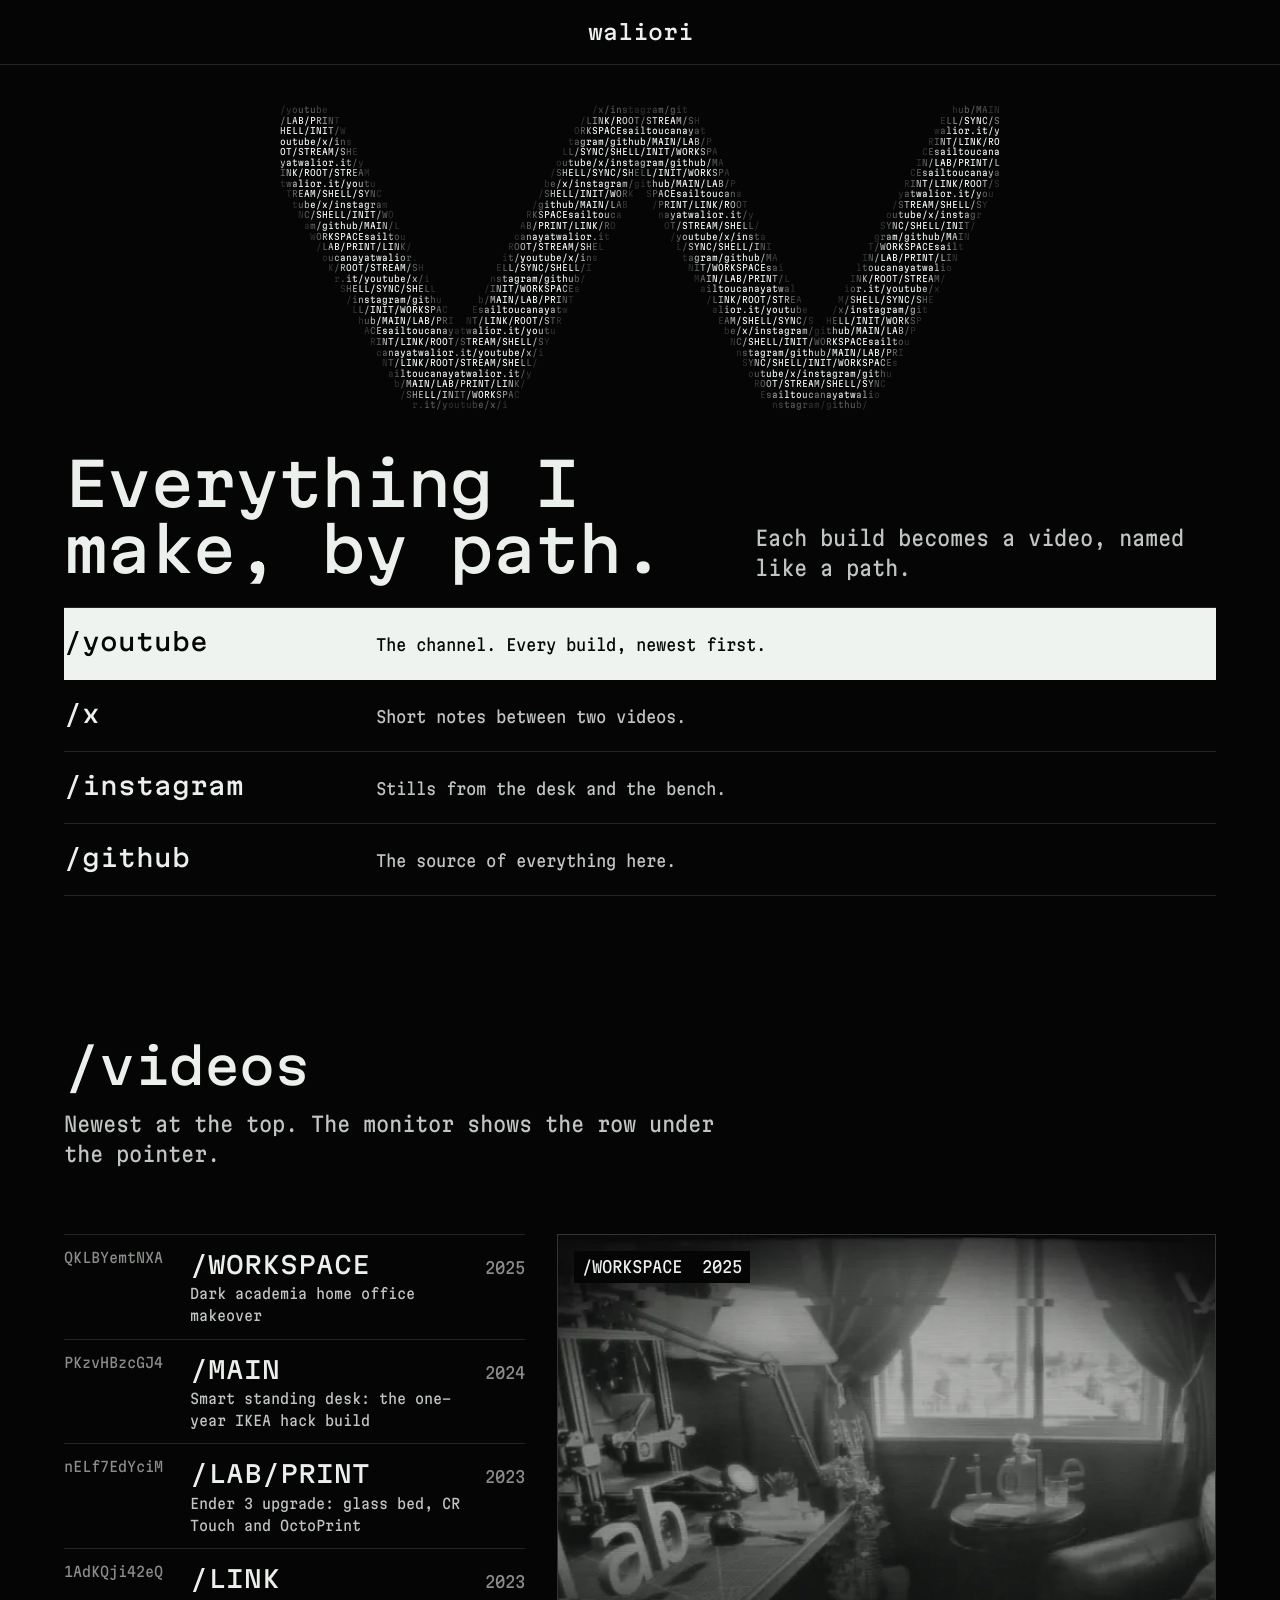
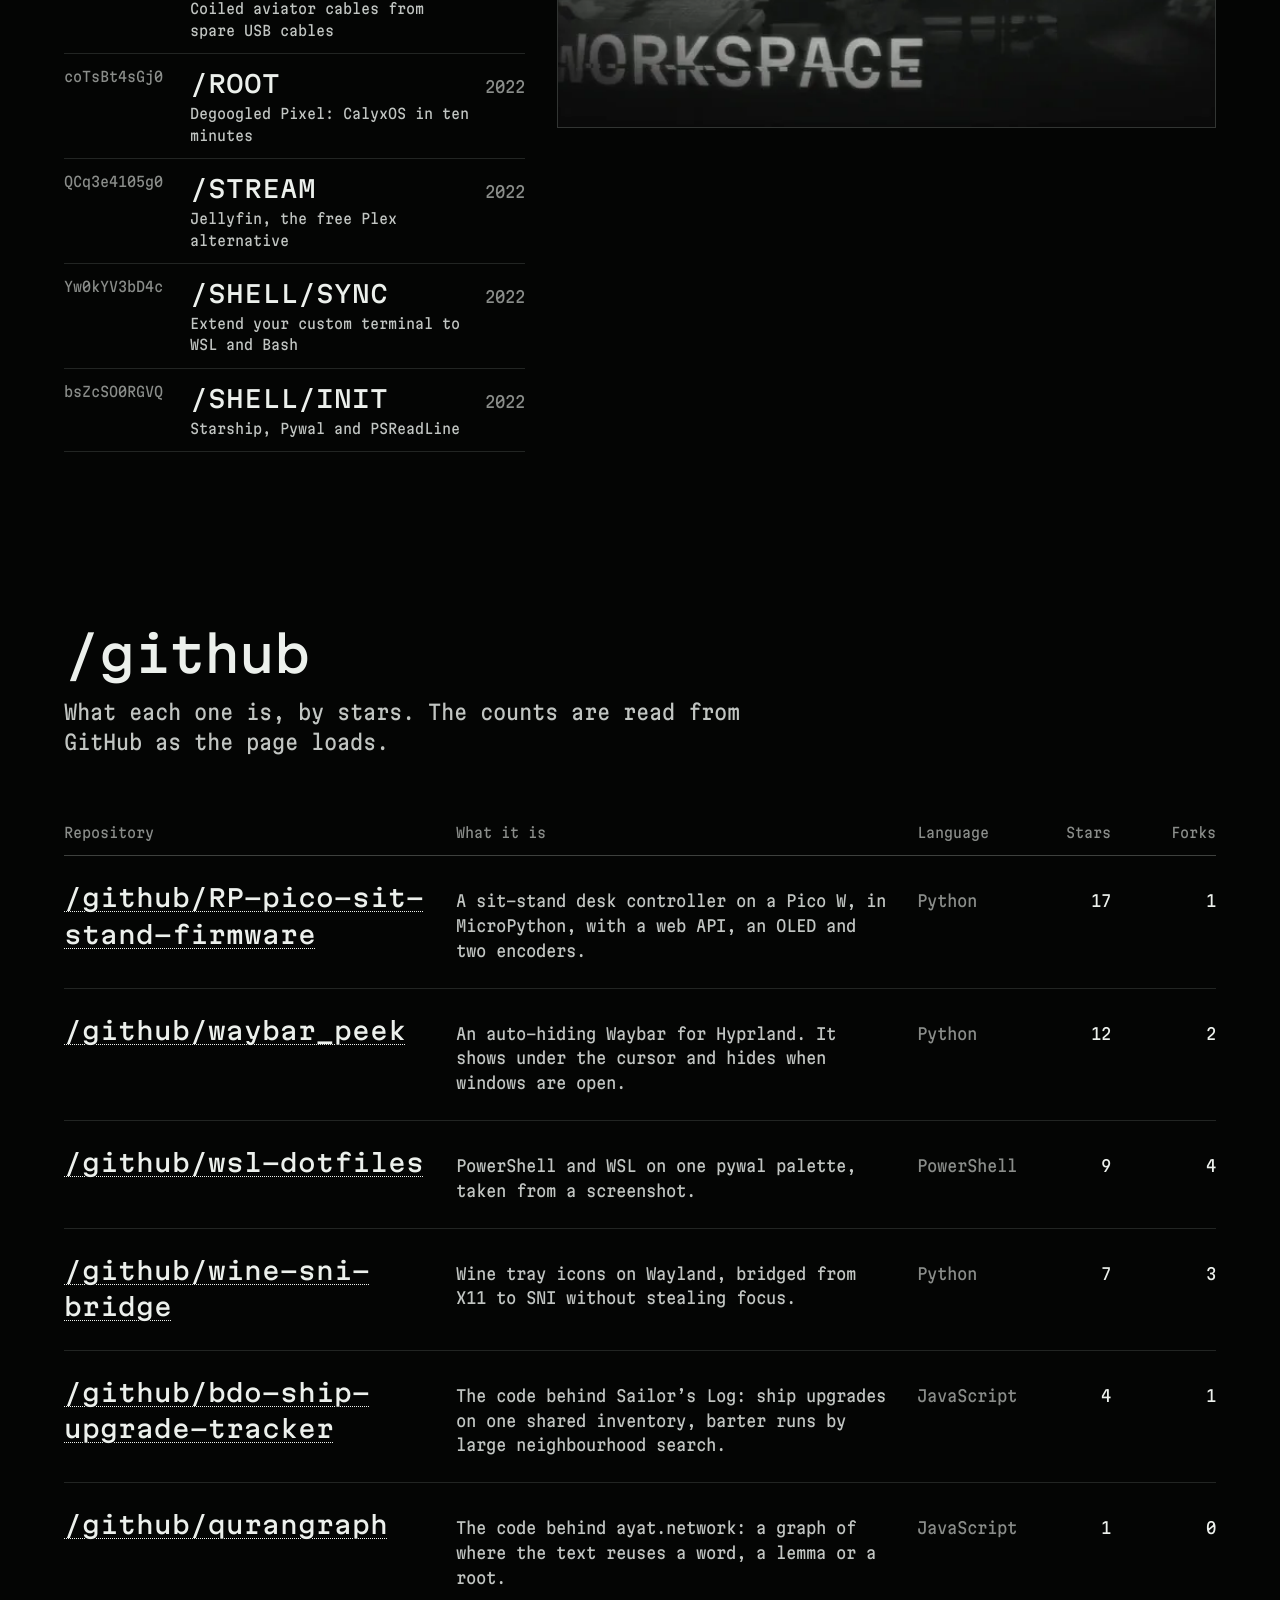
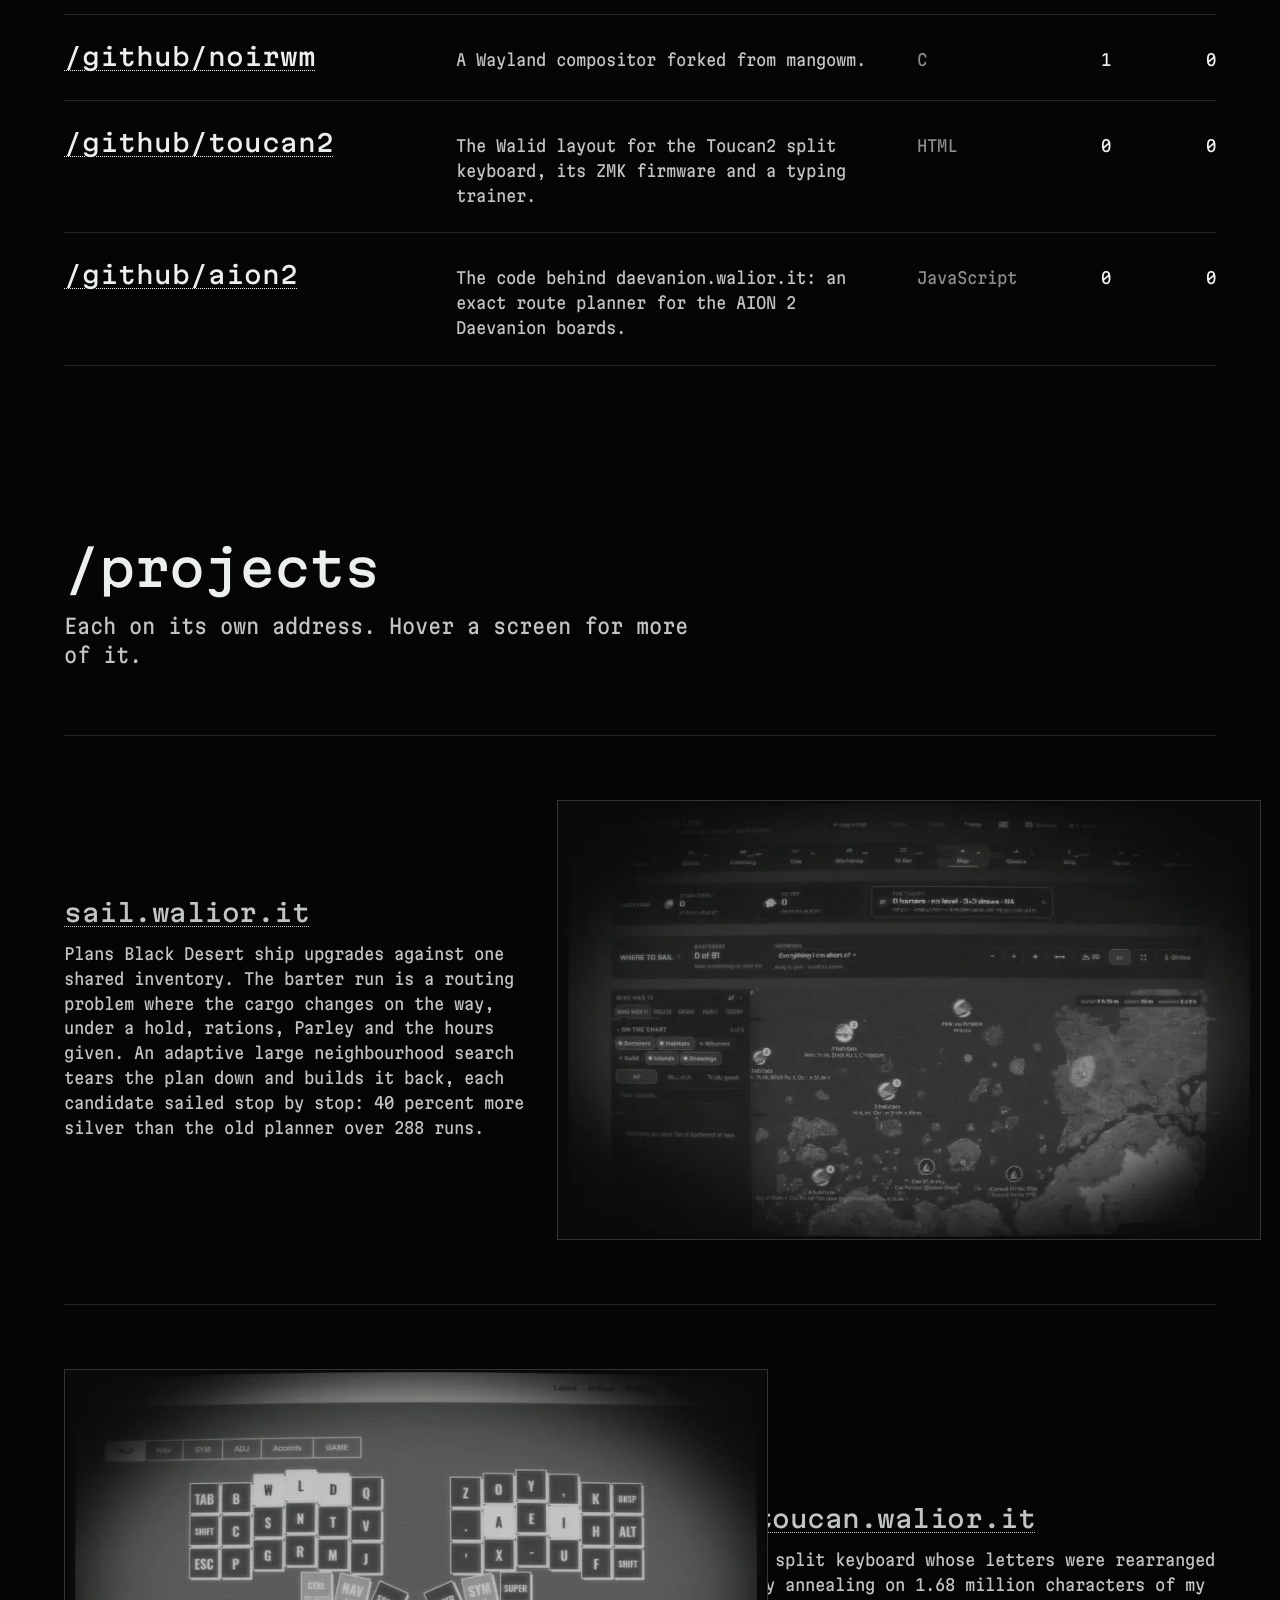
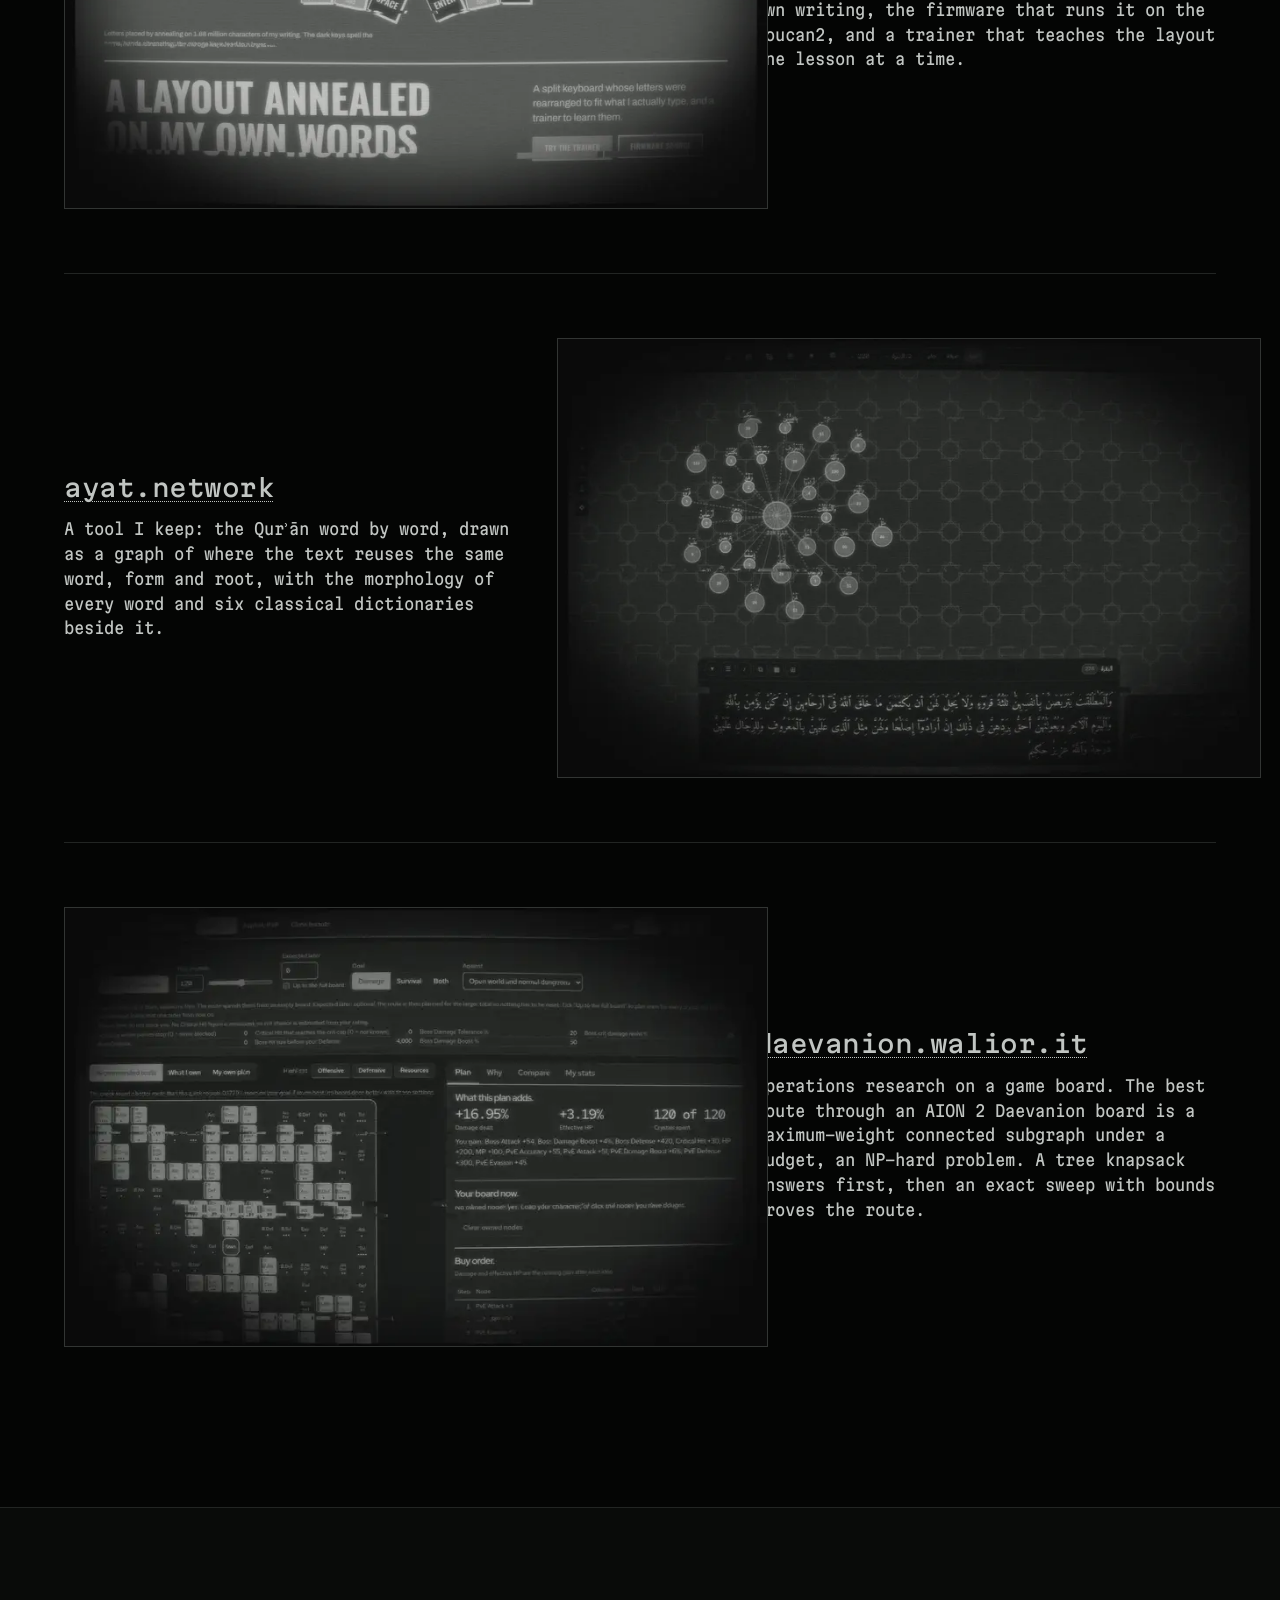
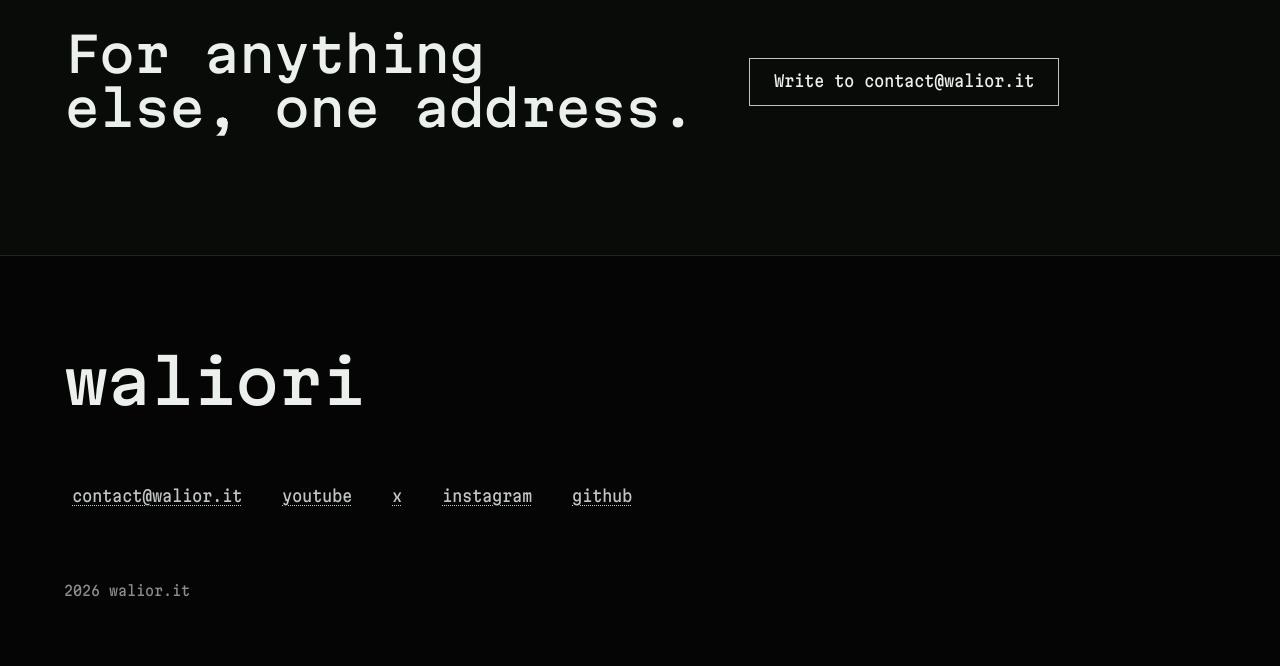
<file: site/index.html>
<!doctype html>
<html lang="en">
<head>
<meta charset="utf-8">
<meta name="viewport" content="width=device-width, initial-scale=1">
<title>waliori: everything I make, by path</title>
<meta name="description" content="waliori builds a computing environment from scratch and films each module. The channel, the accounts, the source and the projects, listed as paths.">
<link rel="canonical" href="https://walior.it/">
<link rel="icon" href="favicon.svg" type="image/svg+xml">
<meta property="og:title" content="waliori">
<meta property="og:description" content="The channel, the accounts and the projects, listed as paths.">
<meta property="og:url" content="https://walior.it/">
<meta property="og:image" content="https://walior.it/og.png">
<meta property="og:image:width" content="1200">
<meta property="og:image:height" content="630">
<meta property="og:type" content="website">
<meta name="twitter:card" content="summary_large_image">
<link rel="preload" href="fonts/martian-mono-latin.woff2" as="font" type="font/woff2" crossorigin>
<link rel="stylesheet" href="fonts/martian-mono.css">
<link rel="stylesheet" href="style.css">
<script>document.documentElement.classList.add('js'); if (matchMedia('(hover: none), (pointer: coarse)').matches) document.documentElement.classList.add('touch');</script>
<script type="application/ld+json">
{"@context":"https://schema.org","@graph":[
 {"@type":"Person","@id":"https://walior.it/#waliori","name":"waliori","url":"https://walior.it/","image":"https://walior.it/og.png",
  "sameAs":["https://www.youtube.com/channel/UCEMDIemBABgR4RmRge88Nzg","https://x.com/waliori","https://www.instagram.com/waliorit/","https://github.com/waliori"],
  "email":"mailto:contact@walior.it"},
 {"@type":"WebSite","@id":"https://walior.it/#site","url":"https://walior.it/","name":"waliori","publisher":{"@id":"https://walior.it/#waliori"},"inLanguage":"en"}
]}
</script>
</head>
<body>
<a class="skip" href="#main">Skip to content</a>
<header class="mast">
  <div class="container"><a class="wordmark" href="/" aria-label="waliori, home">waliori</a></div>
</header>
<main id="main">
  <section class="hero">
    <div class="container">
      <figure class="mark" aria-label="The waliori mark: four slashes typed in a row, a w, printed from the names of the paths on this page">
        <pre aria-hidden="true"><b style="--r:0"><i class="g0">/</i><i class="g0">y</i><i class="g1">o</i><i class="g2">u</i><i class="g2">t</i><i class="g2">u</i><i class="g1">b</i><i class="g0">e</i>                                            <i class="g0">/</i><i class="g1">x</i><i class="g2">/</i><i class="g2">i</i><i class="g2">n</i><i class="g1">s</i><i class="g0">t</i><i class="g0">a</i><i class="g0">g</i><i class="g0">r</i><i class="g1">a</i><i class="g2">m</i><i class="g2">/</i><i class="g2">g</i><i class="g1">i</i><i class="g0">t</i>                                            <i class="g0">h</i><i class="g1">u</i><i class="g2">b</i><i class="g2">/</i><i class="g2">M</i><i class="g1">A</i><i class="g0">I</i><i class="g0">N</i></b><b style="--r:1"><i class="g3">/</i><i class="g5">L</i><i class="g6">A</i><i class="g7">B</i><i class="g7">/</i><i class="g7">P</i><i class="g5">R</i><i class="g4">I</i><i class="g2">N</i><i class="g0">T</i>                                        <i class="g0">/</i><i class="g2">L</i><i class="g4">I</i><i class="g5">N</i><i class="g7">K</i><i class="g7">/</i><i class="g7">R</i><i class="g6">O</i><i class="g5">O</i><i class="g3">T</i><i class="g3">/</i><i class="g5">S</i><i class="g6">T</i><i class="g7">R</i><i class="g7">E</i><i class="g7">A</i><i class="g5">M</i><i class="g4">/</i><i class="g2">S</i><i class="g0">H</i>                                        <i class="g0">E</i><i class="g2">L</i><i class="g4">L</i><i class="g5">/</i><i class="g7">S</i><i class="g7">Y</i><i class="g7">N</i><i class="g6">C</i><i class="g5">/</i><i class="g3">S</i></b><b style="--r:2"><i class="g6">H</i><i class="g7">E</i><i class="g7">L</i><i class="g7">L</i><i class="g7">/</i><i class="g7">I</i><i class="g7">N</i><i class="g7">I</i><i class="g5">T</i><i class="g2">/</i><i class="g0">W</i>                                      <i class="g0">O</i><i class="g2">R</i><i class="g5">K</i><i class="g7">S</i><i class="g7">P</i><i class="g7">A</i><i class="g7">C</i><i class="g7">E</i><i class="g7">s</i><i class="g7">a</i><i class="g6">i</i><i class="g6">l</i><i class="g7">t</i><i class="g7">o</i><i class="g7">u</i><i class="g7">c</i><i class="g7">a</i><i class="g7">n</i><i class="g7">a</i><i class="g5">y</i><i class="g2">a</i><i class="g0">t</i>                                      <i class="g0">w</i><i class="g2">a</i><i class="g5">l</i><i class="g7">i</i><i class="g7">o</i><i class="g7">r</i><i class="g7">.</i><i class="g7">i</i><i class="g7">t</i><i class="g7">/</i><i class="g6">y</i></b><b style="--r:3"><i class="g7">o</i><i class="g7">u</i><i class="g7">t</i><i class="g7">u</i><i class="g7">b</i><i class="g7">e</i><i class="g7">/</i><i class="g7">x</i><i class="g7">/</i><i class="g5">i</i><i class="g2">n</i><i class="g0">s</i>                                    <i class="g0">t</i><i class="g2">a</i><i class="g5">g</i><i class="g7">r</i><i class="g7">a</i><i class="g7">m</i><i class="g7">/</i><i class="g7">g</i><i class="g7">i</i><i class="g7">t</i><i class="g7">h</i><i class="g7">u</i><i class="g7">b</i><i class="g7">/</i><i class="g7">M</i><i class="g7">A</i><i class="g7">I</i><i class="g7">N</i><i class="g7">/</i><i class="g7">L</i><i class="g7">A</i><i class="g5">B</i><i class="g2">/</i><i class="g0">P</i>                                    <i class="g0">R</i><i class="g2">I</i><i class="g5">N</i><i class="g7">T</i><i class="g7">/</i><i class="g7">L</i><i class="g7">I</i><i class="g7">N</i><i class="g7">K</i><i class="g7">/</i><i class="g7">R</i><i class="g7">O</i></b><b style="--r:4"><i class="g7">O</i><i class="g7">T</i><i class="g7">/</i><i class="g7">S</i><i class="g7">T</i><i class="g7">R</i><i class="g7">E</i><i class="g7">A</i><i class="g7">M</i><i class="g7">/</i><i class="g5">S</i><i class="g2">H</i><i class="g0">E</i>                                  <i class="g0">L</i><i class="g2">L</i><i class="g5">/</i><i class="g7">S</i><i class="g7">Y</i><i class="g7">N</i><i class="g7">C</i><i class="g7">/</i><i class="g7">S</i><i class="g7">H</i><i class="g7">E</i><i class="g7">L</i><i class="g7">L</i><i class="g7">/</i><i class="g7">I</i><i class="g7">N</i><i class="g7">I</i><i class="g7">T</i><i class="g7">/</i><i class="g7">W</i><i class="g7">O</i><i class="g7">R</i><i class="g7">K</i><i class="g5">S</i><i class="g2">P</i><i class="g0">A</i>                                  <i class="g0">C</i><i class="g2">E</i><i class="g5">s</i><i class="g7">a</i><i class="g7">i</i><i class="g7">l</i><i class="g7">t</i><i class="g7">o</i><i class="g7">u</i><i class="g7">c</i><i class="g7">a</i><i class="g7">n</i><i class="g7">a</i></b><b style="--r:5"><i class="g5">y</i><i class="g7">a</i><i class="g7">t</i><i class="g7">w</i><i class="g7">a</i><i class="g7">l</i><i class="g7">i</i><i class="g7">o</i><i class="g7">r</i><i class="g7">.</i><i class="g7">i</i><i class="g5">t</i><i class="g2">/</i><i class="g0">y</i>                                <i class="g0">o</i><i class="g2">u</i><i class="g5">t</i><i class="g7">u</i><i class="g7">b</i><i class="g7">e</i><i class="g7">/</i><i class="g7">x</i><i class="g7">/</i><i class="g7">i</i><i class="g7">n</i><i class="g7">s</i><i class="g7">t</i><i class="g5">a</i><i class="g5">g</i><i class="g7">r</i><i class="g7">a</i><i class="g7">m</i><i class="g7">/</i><i class="g7">g</i><i class="g7">i</i><i class="g7">t</i><i class="g7">h</i><i class="g7">u</i><i class="g7">b</i><i class="g5">/</i><i class="g2">M</i><i class="g0">A</i>                                <i class="g0">I</i><i class="g2">N</i><i class="g5">/</i><i class="g7">L</i><i class="g7">A</i><i class="g7">B</i><i class="g7">/</i><i class="g7">P</i><i class="g7">R</i><i class="g7">I</i><i class="g7">N</i><i class="g7">T</i><i class="g7">/</i><i class="g5">L</i></b><b style="--r:6"><i class="g2">I</i><i class="g5">N</i><i class="g7">K</i><i class="g7">/</i><i class="g7">R</i><i class="g7">O</i><i class="g7">O</i><i class="g7">T</i><i class="g7">/</i><i class="g7">S</i><i class="g7">T</i><i class="g7">R</i><i class="g5">E</i><i class="g2">A</i><i class="g0">M</i>                              <i class="g0">/</i><i class="g2">S</i><i class="g5">H</i><i class="g7">E</i><i class="g7">L</i><i class="g7">L</i><i class="g7">/</i><i class="g7">S</i><i class="g7">Y</i><i class="g7">N</i><i class="g7">C</i><i class="g7">/</i><i class="g7">S</i><i class="g5">H</i><i class="g2">E</i><i class="g2">L</i><i class="g5">L</i><i class="g7">/</i><i class="g7">I</i><i class="g7">N</i><i class="g7">I</i><i class="g7">T</i><i class="g7">/</i><i class="g7">W</i><i class="g7">O</i><i class="g7">R</i><i class="g7">K</i><i class="g5">S</i><i class="g2">P</i><i class="g0">A</i>                              <i class="g0">C</i><i class="g2">E</i><i class="g5">s</i><i class="g7">a</i><i class="g7">i</i><i class="g7">l</i><i class="g7">t</i><i class="g7">o</i><i class="g7">u</i><i class="g7">c</i><i class="g7">a</i><i class="g7">n</i><i class="g7">a</i><i class="g5">y</i><i class="g2">a</i></b><b style="--r:7"><i class="g0">t</i><i class="g2">w</i><i class="g5">a</i><i class="g7">l</i><i class="g7">i</i><i class="g7">o</i><i class="g7">r</i><i class="g7">.</i><i class="g7">i</i><i class="g7">t</i><i class="g7">/</i><i class="g7">y</i><i class="g7">o</i><i class="g5">u</i><i class="g2">t</i><i class="g0">u</i>                            <i class="g0">b</i><i class="g2">e</i><i class="g5">/</i><i class="g7">x</i><i class="g7">/</i><i class="g7">i</i><i class="g7">n</i><i class="g7">s</i><i class="g7">t</i><i class="g7">a</i><i class="g7">g</i><i class="g7">r</i><i class="g7">a</i><i class="g5">m</i><i class="g2">/</i><i class="g0">g</i><i class="g0">i</i><i class="g2">t</i><i class="g5">h</i><i class="g7">u</i><i class="g7">b</i><i class="g7">/</i><i class="g7">M</i><i class="g7">A</i><i class="g7">I</i><i class="g7">N</i><i class="g7">/</i><i class="g7">L</i><i class="g7">A</i><i class="g5">B</i><i class="g2">/</i><i class="g0">P</i>                            <i class="g0">R</i><i class="g2">I</i><i class="g5">N</i><i class="g7">T</i><i class="g7">/</i><i class="g7">L</i><i class="g7">I</i><i class="g7">N</i><i class="g7">K</i><i class="g7">/</i><i class="g7">R</i><i class="g7">O</i><i class="g7">O</i><i class="g5">T</i><i class="g2">/</i><i class="g0">S</i></b><b style="--r:8"> <i class="g0">T</i><i class="g2">R</i><i class="g5">E</i><i class="g7">A</i><i class="g7">M</i><i class="g7">/</i><i class="g7">S</i><i class="g7">H</i><i class="g7">E</i><i class="g7">L</i><i class="g7">L</i><i class="g7">/</i><i class="g7">S</i><i class="g5">Y</i><i class="g2">N</i><i class="g0">C</i>                          <i class="g0">/</i><i class="g2">S</i><i class="g5">H</i><i class="g7">E</i><i class="g7">L</i><i class="g7">L</i><i class="g7">/</i><i class="g7">I</i><i class="g7">N</i><i class="g7">I</i><i class="g7">T</i><i class="g7">/</i><i class="g7">W</i><i class="g5">O</i><i class="g2">R</i><i class="g0">K</i>  <i class="g0">S</i><i class="g2">P</i><i class="g5">A</i><i class="g7">C</i><i class="g7">E</i><i class="g7">s</i><i class="g7">a</i><i class="g7">i</i><i class="g7">l</i><i class="g7">t</i><i class="g7">o</i><i class="g7">u</i><i class="g7">c</i><i class="g5">a</i><i class="g2">n</i><i class="g0">a</i>                          <i class="g0">y</i><i class="g2">a</i><i class="g5">t</i><i class="g7">w</i><i class="g7">a</i><i class="g7">l</i><i class="g7">i</i><i class="g7">o</i><i class="g7">r</i><i class="g7">.</i><i class="g7">i</i><i class="g7">t</i><i class="g7">/</i><i class="g5">y</i><i class="g2">o</i><i class="g0">u</i></b><b style="--r:9">  <i class="g0">t</i><i class="g2">u</i><i class="g5">b</i><i class="g7">e</i><i class="g7">/</i><i class="g7">x</i><i class="g7">/</i><i class="g7">i</i><i class="g7">n</i><i class="g7">s</i><i class="g7">t</i><i class="g7">a</i><i class="g7">g</i><i class="g5">r</i><i class="g2">a</i><i class="g0">m</i>                        <i class="g0">/</i><i class="g2">g</i><i class="g5">i</i><i class="g7">t</i><i class="g7">h</i><i class="g7">u</i><i class="g7">b</i><i class="g7">/</i><i class="g7">M</i><i class="g7">A</i><i class="g7">I</i><i class="g7">N</i><i class="g7">/</i><i class="g5">L</i><i class="g2">A</i><i class="g0">B</i>    <i class="g0">/</i><i class="g2">P</i><i class="g5">R</i><i class="g7">I</i><i class="g7">N</i><i class="g7">T</i><i class="g7">/</i><i class="g7">L</i><i class="g7">I</i><i class="g7">N</i><i class="g7">K</i><i class="g7">/</i><i class="g7">R</i><i class="g5">O</i><i class="g2">O</i><i class="g0">T</i>                        <i class="g0">/</i><i class="g2">S</i><i class="g5">T</i><i class="g7">R</i><i class="g7">E</i><i class="g7">A</i><i class="g7">M</i><i class="g7">/</i><i class="g7">S</i><i class="g7">H</i><i class="g7">E</i><i class="g7">L</i><i class="g7">L</i><i class="g5">/</i><i class="g2">S</i><i class="g0">Y</i></b><b style="--r:10">   <i class="g0">N</i><i class="g2">C</i><i class="g5">/</i><i class="g7">S</i><i class="g7">H</i><i class="g7">E</i><i class="g7">L</i><i class="g7">L</i><i class="g7">/</i><i class="g7">I</i><i class="g7">N</i><i class="g7">I</i><i class="g7">T</i><i class="g5">/</i><i class="g2">W</i><i class="g0">O</i>                      <i class="g0">R</i><i class="g2">K</i><i class="g5">S</i><i class="g7">P</i><i class="g7">A</i><i class="g7">C</i><i class="g7">E</i><i class="g7">s</i><i class="g7">a</i><i class="g7">i</i><i class="g7">l</i><i class="g7">t</i><i class="g7">o</i><i class="g5">u</i><i class="g2">c</i><i class="g0">a</i>      <i class="g0">n</i><i class="g2">a</i><i class="g5">y</i><i class="g7">a</i><i class="g7">t</i><i class="g7">w</i><i class="g7">a</i><i class="g7">l</i><i class="g7">i</i><i class="g7">o</i><i class="g7">r</i><i class="g7">.</i><i class="g7">i</i><i class="g5">t</i><i class="g2">/</i><i class="g0">y</i>                      <i class="g0">o</i><i class="g2">u</i><i class="g5">t</i><i class="g7">u</i><i class="g7">b</i><i class="g7">e</i><i class="g7">/</i><i class="g7">x</i><i class="g7">/</i><i class="g7">i</i><i class="g7">n</i><i class="g7">s</i><i class="g7">t</i><i class="g5">a</i><i class="g2">g</i><i class="g0">r</i></b><b style="--r:11">    <i class="g0">a</i><i class="g2">m</i><i class="g5">/</i><i class="g7">g</i><i class="g7">i</i><i class="g7">t</i><i class="g7">h</i><i class="g7">u</i><i class="g7">b</i><i class="g7">/</i><i class="g7">M</i><i class="g7">A</i><i class="g7">I</i><i class="g5">N</i><i class="g2">/</i><i class="g0">L</i>                    <i class="g0">A</i><i class="g2">B</i><i class="g5">/</i><i class="g7">P</i><i class="g7">R</i><i class="g7">I</i><i class="g7">N</i><i class="g7">T</i><i class="g7">/</i><i class="g7">L</i><i class="g7">I</i><i class="g7">N</i><i class="g7">K</i><i class="g5">/</i><i class="g2">R</i><i class="g0">O</i>        <i class="g0">O</i><i class="g2">T</i><i class="g5">/</i><i class="g7">S</i><i class="g7">T</i><i class="g7">R</i><i class="g7">E</i><i class="g7">A</i><i class="g7">M</i><i class="g7">/</i><i class="g7">S</i><i class="g7">H</i><i class="g7">E</i><i class="g5">L</i><i class="g2">L</i><i class="g0">/</i>                    <i class="g0">S</i><i class="g2">Y</i><i class="g5">N</i><i class="g7">C</i><i class="g7">/</i><i class="g7">S</i><i class="g7">H</i><i class="g7">E</i><i class="g7">L</i><i class="g7">L</i><i class="g7">/</i><i class="g7">I</i><i class="g7">N</i><i class="g5">I</i><i class="g2">T</i><i class="g0">/</i></b><b style="--r:12">     <i class="g0">W</i><i class="g2">O</i><i class="g5">R</i><i class="g7">K</i><i class="g7">S</i><i class="g7">P</i><i class="g7">A</i><i class="g7">C</i><i class="g7">E</i><i class="g7">s</i><i class="g7">a</i><i class="g7">i</i><i class="g7">l</i><i class="g5">t</i><i class="g2">o</i><i class="g0">u</i>                  <i class="g0">c</i><i class="g2">a</i><i class="g5">n</i><i class="g7">a</i><i class="g7">y</i><i class="g7">a</i><i class="g7">t</i><i class="g7">w</i><i class="g7">a</i><i class="g7">l</i><i class="g7">i</i><i class="g7">o</i><i class="g7">r</i><i class="g5">.</i><i class="g2">i</i><i class="g0">t</i>          <i class="g0">/</i><i class="g2">y</i><i class="g5">o</i><i class="g7">u</i><i class="g7">t</i><i class="g7">u</i><i class="g7">b</i><i class="g7">e</i><i class="g7">/</i><i class="g7">x</i><i class="g7">/</i><i class="g7">i</i><i class="g7">n</i><i class="g5">s</i><i class="g2">t</i><i class="g0">a</i>                  <i class="g0">g</i><i class="g2">r</i><i class="g5">a</i><i class="g7">m</i><i class="g7">/</i><i class="g7">g</i><i class="g7">i</i><i class="g7">t</i><i class="g7">h</i><i class="g7">u</i><i class="g7">b</i><i class="g7">/</i><i class="g7">M</i><i class="g5">A</i><i class="g2">I</i><i class="g0">N</i></b><b style="--r:13">      <i class="g0">/</i><i class="g2">L</i><i class="g5">A</i><i class="g7">B</i><i class="g7">/</i><i class="g7">P</i><i class="g7">R</i><i class="g7">I</i><i class="g7">N</i><i class="g7">T</i><i class="g7">/</i><i class="g7">L</i><i class="g7">I</i><i class="g5">N</i><i class="g2">K</i><i class="g0">/</i>                <i class="g0">R</i><i class="g2">O</i><i class="g5">O</i><i class="g7">T</i><i class="g7">/</i><i class="g7">S</i><i class="g7">T</i><i class="g7">R</i><i class="g7">E</i><i class="g7">A</i><i class="g7">M</i><i class="g7">/</i><i class="g7">S</i><i class="g5">H</i><i class="g2">E</i><i class="g0">L</i>            <i class="g0">L</i><i class="g2">/</i><i class="g5">S</i><i class="g7">Y</i><i class="g7">N</i><i class="g7">C</i><i class="g7">/</i><i class="g7">S</i><i class="g7">H</i><i class="g7">E</i><i class="g7">L</i><i class="g7">L</i><i class="g7">/</i><i class="g5">I</i><i class="g2">N</i><i class="g0">I</i>                <i class="g0">T</i><i class="g2">/</i><i class="g5">W</i><i class="g7">O</i><i class="g7">R</i><i class="g7">K</i><i class="g7">S</i><i class="g7">P</i><i class="g7">A</i><i class="g7">C</i><i class="g7">E</i><i class="g7">s</i><i class="g7">a</i><i class="g5">i</i><i class="g2">l</i><i class="g0">t</i></b><b style="--r:14">       <i class="g0">o</i><i class="g2">u</i><i class="g5">c</i><i class="g7">a</i><i class="g7">n</i><i class="g7">a</i><i class="g7">y</i><i class="g7">a</i><i class="g7">t</i><i class="g7">w</i><i class="g7">a</i><i class="g7">l</i><i class="g7">i</i><i class="g5">o</i><i class="g2">r</i><i class="g0">.</i>              <i class="g0">i</i><i class="g2">t</i><i class="g5">/</i><i class="g7">y</i><i class="g7">o</i><i class="g7">u</i><i class="g7">t</i><i class="g7">u</i><i class="g7">b</i><i class="g7">e</i><i class="g7">/</i><i class="g7">x</i><i class="g7">/</i><i class="g5">i</i><i class="g2">n</i><i class="g0">s</i>              <i class="g0">t</i><i class="g2">a</i><i class="g5">g</i><i class="g7">r</i><i class="g7">a</i><i class="g7">m</i><i class="g7">/</i><i class="g7">g</i><i class="g7">i</i><i class="g7">t</i><i class="g7">h</i><i class="g7">u</i><i class="g7">b</i><i class="g5">/</i><i class="g2">M</i><i class="g0">A</i>              <i class="g0">I</i><i class="g2">N</i><i class="g5">/</i><i class="g7">L</i><i class="g7">A</i><i class="g7">B</i><i class="g7">/</i><i class="g7">P</i><i class="g7">R</i><i class="g7">I</i><i class="g7">N</i><i class="g7">T</i><i class="g7">/</i><i class="g5">L</i><i class="g2">I</i><i class="g0">N</i></b><b style="--r:15">        <i class="g0">K</i><i class="g2">/</i><i class="g5">R</i><i class="g7">O</i><i class="g7">O</i><i class="g7">T</i><i class="g7">/</i><i class="g7">S</i><i class="g7">T</i><i class="g7">R</i><i class="g7">E</i><i class="g7">A</i><i class="g7">M</i><i class="g5">/</i><i class="g2">S</i><i class="g0">H</i>            <i class="g0">E</i><i class="g2">L</i><i class="g5">L</i><i class="g7">/</i><i class="g7">S</i><i class="g7">Y</i><i class="g7">N</i><i class="g7">C</i><i class="g7">/</i><i class="g7">S</i><i class="g7">H</i><i class="g7">E</i><i class="g7">L</i><i class="g5">L</i><i class="g2">/</i><i class="g0">I</i>                <i class="g0">N</i><i class="g2">I</i><i class="g5">T</i><i class="g7">/</i><i class="g7">W</i><i class="g7">O</i><i class="g7">R</i><i class="g7">K</i><i class="g7">S</i><i class="g7">P</i><i class="g7">A</i><i class="g7">C</i><i class="g7">E</i><i class="g5">s</i><i class="g2">a</i><i class="g0">i</i>            <i class="g0">l</i><i class="g2">t</i><i class="g5">o</i><i class="g7">u</i><i class="g7">c</i><i class="g7">a</i><i class="g7">n</i><i class="g7">a</i><i class="g7">y</i><i class="g7">a</i><i class="g7">t</i><i class="g7">w</i><i class="g7">a</i><i class="g5">l</i><i class="g2">i</i><i class="g0">o</i></b><b style="--r:16">         <i class="g0">r</i><i class="g2">.</i><i class="g5">i</i><i class="g7">t</i><i class="g7">/</i><i class="g7">y</i><i class="g7">o</i><i class="g7">u</i><i class="g7">t</i><i class="g7">u</i><i class="g7">b</i><i class="g7">e</i><i class="g7">/</i><i class="g5">x</i><i class="g2">/</i><i class="g0">i</i>          <i class="g0">n</i><i class="g2">s</i><i class="g5">t</i><i class="g7">a</i><i class="g7">g</i><i class="g7">r</i><i class="g7">a</i><i class="g7">m</i><i class="g7">/</i><i class="g7">g</i><i class="g7">i</i><i class="g7">t</i><i class="g7">h</i><i class="g5">u</i><i class="g2">b</i><i class="g0">/</i>                  <i class="g0">M</i><i class="g2">A</i><i class="g5">I</i><i class="g7">N</i><i class="g7">/</i><i class="g7">L</i><i class="g7">A</i><i class="g7">B</i><i class="g7">/</i><i class="g7">P</i><i class="g7">R</i><i class="g7">I</i><i class="g7">N</i><i class="g5">T</i><i class="g2">/</i><i class="g0">L</i>          <i class="g0">I</i><i class="g2">N</i><i class="g5">K</i><i class="g7">/</i><i class="g7">R</i><i class="g7">O</i><i class="g7">O</i><i class="g7">T</i><i class="g7">/</i><i class="g7">S</i><i class="g7">T</i><i class="g7">R</i><i class="g7">E</i><i class="g5">A</i><i class="g2">M</i><i class="g0">/</i></b><b style="--r:17">          <i class="g0">S</i><i class="g2">H</i><i class="g5">E</i><i class="g7">L</i><i class="g7">L</i><i class="g7">/</i><i class="g7">S</i><i class="g7">Y</i><i class="g7">N</i><i class="g7">C</i><i class="g7">/</i><i class="g7">S</i><i class="g7">H</i><i class="g5">E</i><i class="g2">L</i><i class="g0">L</i>        <i class="g0">/</i><i class="g2">I</i><i class="g5">N</i><i class="g7">I</i><i class="g7">T</i><i class="g7">/</i><i class="g7">W</i><i class="g7">O</i><i class="g7">R</i><i class="g7">K</i><i class="g7">S</i><i class="g7">P</i><i class="g7">A</i><i class="g5">C</i><i class="g2">E</i><i class="g0">s</i>                    <i class="g0">a</i><i class="g2">i</i><i class="g5">l</i><i class="g7">t</i><i class="g7">o</i><i class="g7">u</i><i class="g7">c</i><i class="g7">a</i><i class="g7">n</i><i class="g7">a</i><i class="g7">y</i><i class="g7">a</i><i class="g7">t</i><i class="g5">w</i><i class="g2">a</i><i class="g0">l</i>        <i class="g0">i</i><i class="g2">o</i><i class="g5">r</i><i class="g7">.</i><i class="g7">i</i><i class="g7">t</i><i class="g7">/</i><i class="g7">y</i><i class="g7">o</i><i class="g7">u</i><i class="g7">t</i><i class="g7">u</i><i class="g7">b</i><i class="g5">e</i><i class="g2">/</i><i class="g0">x</i></b><b style="--r:18">           <i class="g0">/</i><i class="g2">i</i><i class="g5">n</i><i class="g7">s</i><i class="g7">t</i><i class="g7">a</i><i class="g7">g</i><i class="g7">r</i><i class="g7">a</i><i class="g7">m</i><i class="g7">/</i><i class="g7">g</i><i class="g7">i</i><i class="g5">t</i><i class="g2">h</i><i class="g0">u</i>      <i class="g0">b</i><i class="g2">/</i><i class="g5">M</i><i class="g7">A</i><i class="g7">I</i><i class="g7">N</i><i class="g7">/</i><i class="g7">L</i><i class="g7">A</i><i class="g7">B</i><i class="g7">/</i><i class="g7">P</i><i class="g7">R</i><i class="g5">I</i><i class="g2">N</i><i class="g0">T</i>                      <i class="g0">/</i><i class="g2">L</i><i class="g5">I</i><i class="g7">N</i><i class="g7">K</i><i class="g7">/</i><i class="g7">R</i><i class="g7">O</i><i class="g7">O</i><i class="g7">T</i><i class="g7">/</i><i class="g7">S</i><i class="g7">T</i><i class="g5">R</i><i class="g2">E</i><i class="g0">A</i>      <i class="g0">M</i><i class="g2">/</i><i class="g5">S</i><i class="g7">H</i><i class="g7">E</i><i class="g7">L</i><i class="g7">L</i><i class="g7">/</i><i class="g7">S</i><i class="g7">Y</i><i class="g7">N</i><i class="g7">C</i><i class="g7">/</i><i class="g5">S</i><i class="g2">H</i><i class="g0">E</i></b><b style="--r:19">            <i class="g0">L</i><i class="g2">L</i><i class="g5">/</i><i class="g7">I</i><i class="g7">N</i><i class="g7">I</i><i class="g7">T</i><i class="g7">/</i><i class="g7">W</i><i class="g7">O</i><i class="g7">R</i><i class="g7">K</i><i class="g7">S</i><i class="g5">P</i><i class="g2">A</i><i class="g0">C</i>    <i class="g0">E</i><i class="g2">s</i><i class="g5">a</i><i class="g7">i</i><i class="g7">l</i><i class="g7">t</i><i class="g7">o</i><i class="g7">u</i><i class="g7">c</i><i class="g7">a</i><i class="g7">n</i><i class="g7">a</i><i class="g7">y</i><i class="g5">a</i><i class="g2">t</i><i class="g0">w</i>                        <i class="g0">a</i><i class="g2">l</i><i class="g5">i</i><i class="g7">o</i><i class="g7">r</i><i class="g7">.</i><i class="g7">i</i><i class="g7">t</i><i class="g7">/</i><i class="g7">y</i><i class="g7">o</i><i class="g7">u</i><i class="g7">t</i><i class="g5">u</i><i class="g2">b</i><i class="g0">e</i>    <i class="g0">/</i><i class="g2">x</i><i class="g5">/</i><i class="g7">i</i><i class="g7">n</i><i class="g7">s</i><i class="g7">t</i><i class="g7">a</i><i class="g7">g</i><i class="g7">r</i><i class="g7">a</i><i class="g7">m</i><i class="g7">/</i><i class="g5">g</i><i class="g2">i</i><i class="g0">t</i></b><b style="--r:20">             <i class="g0">h</i><i class="g2">u</i><i class="g5">b</i><i class="g7">/</i><i class="g7">M</i><i class="g7">A</i><i class="g7">I</i><i class="g7">N</i><i class="g7">/</i><i class="g7">L</i><i class="g7">A</i><i class="g7">B</i><i class="g7">/</i><i class="g5">P</i><i class="g2">R</i><i class="g0">I</i>  <i class="g0">N</i><i class="g2">T</i><i class="g5">/</i><i class="g7">L</i><i class="g7">I</i><i class="g7">N</i><i class="g7">K</i><i class="g7">/</i><i class="g7">R</i><i class="g7">O</i><i class="g7">O</i><i class="g7">T</i><i class="g7">/</i><i class="g5">S</i><i class="g2">T</i><i class="g0">R</i>                          <i class="g0">E</i><i class="g2">A</i><i class="g5">M</i><i class="g7">/</i><i class="g7">S</i><i class="g7">H</i><i class="g7">E</i><i class="g7">L</i><i class="g7">L</i><i class="g7">/</i><i class="g7">S</i><i class="g7">Y</i><i class="g7">N</i><i class="g5">C</i><i class="g2">/</i><i class="g0">S</i>  <i class="g0">H</i><i class="g2">E</i><i class="g5">L</i><i class="g7">L</i><i class="g7">/</i><i class="g7">I</i><i class="g7">N</i><i class="g7">I</i><i class="g7">T</i><i class="g7">/</i><i class="g7">W</i><i class="g7">O</i><i class="g7">R</i><i class="g5">K</i><i class="g2">S</i><i class="g0">P</i></b><b style="--r:21">              <i class="g0">A</i><i class="g2">C</i><i class="g5">E</i><i class="g7">s</i><i class="g7">a</i><i class="g7">i</i><i class="g7">l</i><i class="g7">t</i><i class="g7">o</i><i class="g7">u</i><i class="g7">c</i><i class="g7">a</i><i class="g7">n</i><i class="g5">a</i><i class="g2">y</i><i class="g0">a</i><i class="g0">t</i><i class="g2">w</i><i class="g5">a</i><i class="g7">l</i><i class="g7">i</i><i class="g7">o</i><i class="g7">r</i><i class="g7">.</i><i class="g7">i</i><i class="g7">t</i><i class="g7">/</i><i class="g7">y</i><i class="g7">o</i><i class="g5">u</i><i class="g2">t</i><i class="g0">u</i>                            <i class="g0">b</i><i class="g2">e</i><i class="g5">/</i><i class="g7">x</i><i class="g7">/</i><i class="g7">i</i><i class="g7">n</i><i class="g7">s</i><i class="g7">t</i><i class="g7">a</i><i class="g7">g</i><i class="g7">r</i><i class="g7">a</i><i class="g5">m</i><i class="g2">/</i><i class="g0">g</i><i class="g0">i</i><i class="g2">t</i><i class="g5">h</i><i class="g7">u</i><i class="g7">b</i><i class="g7">/</i><i class="g7">M</i><i class="g7">A</i><i class="g7">I</i><i class="g7">N</i><i class="g7">/</i><i class="g7">L</i><i class="g7">A</i><i class="g5">B</i><i class="g2">/</i><i class="g0">P</i></b><b style="--r:22">               <i class="g0">R</i><i class="g2">I</i><i class="g5">N</i><i class="g7">T</i><i class="g7">/</i><i class="g7">L</i><i class="g7">I</i><i class="g7">N</i><i class="g7">K</i><i class="g7">/</i><i class="g7">R</i><i class="g7">O</i><i class="g7">O</i><i class="g5">T</i><i class="g2">/</i><i class="g2">S</i><i class="g5">T</i><i class="g7">R</i><i class="g7">E</i><i class="g7">A</i><i class="g7">M</i><i class="g7">/</i><i class="g7">S</i><i class="g7">H</i><i class="g7">E</i><i class="g7">L</i><i class="g7">L</i><i class="g5">/</i><i class="g2">S</i><i class="g0">Y</i>                              <i class="g0">N</i><i class="g2">C</i><i class="g5">/</i><i class="g7">S</i><i class="g7">H</i><i class="g7">E</i><i class="g7">L</i><i class="g7">L</i><i class="g7">/</i><i class="g7">I</i><i class="g7">N</i><i class="g7">I</i><i class="g7">T</i><i class="g5">/</i><i class="g2">W</i><i class="g2">O</i><i class="g5">R</i><i class="g7">K</i><i class="g7">S</i><i class="g7">P</i><i class="g7">A</i><i class="g7">C</i><i class="g7">E</i><i class="g7">s</i><i class="g7">a</i><i class="g7">i</i><i class="g7">l</i><i class="g5">t</i><i class="g2">o</i><i class="g0">u</i></b><b style="--r:23">                <i class="g0">c</i><i class="g2">a</i><i class="g5">n</i><i class="g7">a</i><i class="g7">y</i><i class="g7">a</i><i class="g7">t</i><i class="g7">w</i><i class="g7">a</i><i class="g7">l</i><i class="g7">i</i><i class="g7">o</i><i class="g7">r</i><i class="g5">.</i><i class="g5">i</i><i class="g7">t</i><i class="g7">/</i><i class="g7">y</i><i class="g7">o</i><i class="g7">u</i><i class="g7">t</i><i class="g7">u</i><i class="g7">b</i><i class="g7">e</i><i class="g7">/</i><i class="g5">x</i><i class="g2">/</i><i class="g0">i</i>                                <i class="g0">n</i><i class="g2">s</i><i class="g5">t</i><i class="g7">a</i><i class="g7">g</i><i class="g7">r</i><i class="g7">a</i><i class="g7">m</i><i class="g7">/</i><i class="g7">g</i><i class="g7">i</i><i class="g7">t</i><i class="g7">h</i><i class="g5">u</i><i class="g5">b</i><i class="g7">/</i><i class="g7">M</i><i class="g7">A</i><i class="g7">I</i><i class="g7">N</i><i class="g7">/</i><i class="g7">L</i><i class="g7">A</i><i class="g7">B</i><i class="g7">/</i><i class="g5">P</i><i class="g2">R</i><i class="g0">I</i></b><b style="--r:24">                 <i class="g0">N</i><i class="g2">T</i><i class="g5">/</i><i class="g7">L</i><i class="g7">I</i><i class="g7">N</i><i class="g7">K</i><i class="g7">/</i><i class="g7">R</i><i class="g7">O</i><i class="g7">O</i><i class="g7">T</i><i class="g7">/</i><i class="g7">S</i><i class="g7">T</i><i class="g7">R</i><i class="g7">E</i><i class="g7">A</i><i class="g7">M</i><i class="g7">/</i><i class="g7">S</i><i class="g7">H</i><i class="g7">E</i><i class="g5">L</i><i class="g2">L</i><i class="g0">/</i>                                  <i class="g0">S</i><i class="g2">Y</i><i class="g5">N</i><i class="g7">C</i><i class="g7">/</i><i class="g7">S</i><i class="g7">H</i><i class="g7">E</i><i class="g7">L</i><i class="g7">L</i><i class="g7">/</i><i class="g7">I</i><i class="g7">N</i><i class="g7">I</i><i class="g7">T</i><i class="g7">/</i><i class="g7">W</i><i class="g7">O</i><i class="g7">R</i><i class="g7">K</i><i class="g7">S</i><i class="g7">P</i><i class="g7">A</i><i class="g5">C</i><i class="g2">E</i><i class="g0">s</i></b><b style="--r:25">                  <i class="g0">a</i><i class="g2">i</i><i class="g5">l</i><i class="g7">t</i><i class="g7">o</i><i class="g7">u</i><i class="g7">c</i><i class="g7">a</i><i class="g7">n</i><i class="g7">a</i><i class="g7">y</i><i class="g7">a</i><i class="g7">t</i><i class="g7">w</i><i class="g7">a</i><i class="g7">l</i><i class="g7">i</i><i class="g7">o</i><i class="g7">r</i><i class="g7">.</i><i class="g7">i</i><i class="g5">t</i><i class="g2">/</i><i class="g0">y</i>                                    <i class="g0">o</i><i class="g2">u</i><i class="g5">t</i><i class="g7">u</i><i class="g7">b</i><i class="g7">e</i><i class="g7">/</i><i class="g7">x</i><i class="g7">/</i><i class="g7">i</i><i class="g7">n</i><i class="g7">s</i><i class="g7">t</i><i class="g7">a</i><i class="g7">g</i><i class="g7">r</i><i class="g7">a</i><i class="g7">m</i><i class="g7">/</i><i class="g7">g</i><i class="g7">i</i><i class="g5">t</i><i class="g2">h</i><i class="g0">u</i></b><b style="--r:26">                   <i class="g0">b</i><i class="g2">/</i><i class="g5">M</i><i class="g7">A</i><i class="g7">I</i><i class="g7">N</i><i class="g7">/</i><i class="g7">L</i><i class="g7">A</i><i class="g7">B</i><i class="g6">/</i><i class="g6">P</i><i class="g7">R</i><i class="g7">I</i><i class="g7">N</i><i class="g7">T</i><i class="g7">/</i><i class="g7">L</i><i class="g7">I</i><i class="g5">N</i><i class="g2">K</i><i class="g0">/</i>                                      <i class="g0">R</i><i class="g2">O</i><i class="g5">O</i><i class="g7">T</i><i class="g7">/</i><i class="g7">S</i><i class="g7">T</i><i class="g7">R</i><i class="g7">E</i><i class="g7">A</i><i class="g6">M</i><i class="g6">/</i><i class="g7">S</i><i class="g7">H</i><i class="g7">E</i><i class="g7">L</i><i class="g7">L</i><i class="g7">/</i><i class="g7">S</i><i class="g5">Y</i><i class="g2">N</i><i class="g0">C</i></b><b style="--r:27">                    <i class="g0">/</i><i class="g2">S</i><i class="g4">H</i><i class="g5">E</i><i class="g7">L</i><i class="g7">L</i><i class="g7">/</i><i class="g6">I</i><i class="g5">N</i><i class="g3">I</i><i class="g3">T</i><i class="g5">/</i><i class="g6">W</i><i class="g7">O</i><i class="g7">R</i><i class="g7">K</i><i class="g5">S</i><i class="g4">P</i><i class="g2">A</i><i class="g0">C</i>                                        <i class="g0">E</i><i class="g2">s</i><i class="g4">a</i><i class="g5">i</i><i class="g7">l</i><i class="g7">t</i><i class="g7">o</i><i class="g6">u</i><i class="g5">c</i><i class="g3">a</i><i class="g3">n</i><i class="g5">a</i><i class="g6">y</i><i class="g7">a</i><i class="g7">t</i><i class="g7">w</i><i class="g5">a</i><i class="g4">l</i><i class="g2">i</i><i class="g0">o</i></b><b style="--r:28">                      <i class="g0">r</i><i class="g1">.</i><i class="g2">i</i><i class="g2">t</i><i class="g2">/</i><i class="g1">y</i><i class="g0">o</i><i class="g0">u</i><i class="g0">t</i><i class="g0">u</i><i class="g1">b</i><i class="g2">e</i><i class="g2">/</i><i class="g2">x</i><i class="g1">/</i><i class="g0">i</i>                                            <i class="g0">n</i><i class="g1">s</i><i class="g2">t</i><i class="g2">a</i><i class="g2">g</i><i class="g1">r</i><i class="g0">a</i><i class="g0">m</i><i class="g0">/</i><i class="g0">g</i><i class="g1">i</i><i class="g2">t</i><i class="g2">h</i><i class="g2">u</i><i class="g1">b</i><i class="g0">/</i></b></pre>
      </figure>
      <div class="ledge">
        <h1>Everything I make, by path.</h1>
        <p class="lead">Each build becomes a video, named like a path.</p>
      </div>
      <nav class="index" aria-label="Accounts">
        <a class="row row--primary" href="https://www.youtube.com/channel/UCEMDIemBABgR4RmRge88Nzg" target="_blank" rel="noopener"><span class="path">/youtube</span><span class="line">The channel. Every build, newest first.</span></a>
        <a class="row" href="https://x.com/waliori" target="_blank" rel="noopener"><span class="path">/x</span><span class="line">Short notes between two videos.</span></a>
        <a class="row" href="https://www.instagram.com/waliorit/" target="_blank" rel="noopener"><span class="path">/instagram</span><span class="line">Stills from the desk and the bench.</span></a>
        <a class="row" href="https://github.com/waliori" target="_blank" rel="noopener"><span class="path">/github</span><span class="line">The source of everything here.</span></a>
      </nav>
    </div>
  </section>

  <section class="videos">
    <div class="container">
      <h2>/videos</h2>
      <p class="lead">Newest at the top. <span class="if-hover">The monitor shows the row under the pointer.</span><span class="if-touch">The monitor follows your scroll. Tap the lit row to watch.</span></p>
      <div class="log">
        <ol class="log__rows" aria-label="The videos">
        <li><a href="https://www.youtube.com/watch?v=QKLBYemtNXA" target="_blank" rel="noopener" data-frame="images/v-QKLBYemtNXA-c.webp" data-rest="images/v-QKLBYemtNXA-800.webp" data-label="/WORKSPACE  2025"><span class="log__hash">QKLBYemtNXA</span><span class="log__path">/WORKSPACE</span><span class="log__title">Dark academia home office makeover</span><span class="log__year num">2025</span></a></li>
        <li><a href="https://www.youtube.com/watch?v=PKzvHBzcGJ4" target="_blank" rel="noopener" data-frame="images/v-PKzvHBzcGJ4-c.webp" data-rest="images/v-PKzvHBzcGJ4.webp" data-label="/MAIN  2024"><span class="log__hash">PKzvHBzcGJ4</span><span class="log__path">/MAIN</span><span class="log__title">Smart standing desk: the one-year IKEA hack build</span><span class="log__year num">2024</span></a></li>
        <li><a href="https://www.youtube.com/watch?v=nELf7EdYciM" target="_blank" rel="noopener" data-frame="images/v-nELf7EdYciM-c.webp" data-rest="images/v-nELf7EdYciM.webp" data-label="/LAB/PRINT  2023"><span class="log__hash">nELf7EdYciM</span><span class="log__path">/LAB/PRINT</span><span class="log__title">Ender 3 upgrade: glass bed, CR Touch and OctoPrint</span><span class="log__year num">2023</span></a></li>
        <li><a href="https://www.youtube.com/watch?v=1AdKQji42eQ" target="_blank" rel="noopener" data-frame="images/v-1AdKQji42eQ-c.webp" data-rest="images/v-1AdKQji42eQ.webp" data-label="/LINK  2023"><span class="log__hash">1AdKQji42eQ</span><span class="log__path">/LINK</span><span class="log__title">Coiled aviator cables from spare USB cables</span><span class="log__year num">2023</span></a></li>
        <li><a href="https://www.youtube.com/watch?v=coTsBt4sGj0" target="_blank" rel="noopener" data-frame="images/v-coTsBt4sGj0-c.webp" data-rest="images/v-coTsBt4sGj0.webp" data-label="/ROOT  2022"><span class="log__hash">coTsBt4sGj0</span><span class="log__path">/ROOT</span><span class="log__title">Degoogled Pixel: CalyxOS in ten minutes</span><span class="log__year num">2022</span></a></li>
        <li><a href="https://www.youtube.com/watch?v=QCq3e4105g0" target="_blank" rel="noopener" data-frame="images/v-QCq3e4105g0-c.webp" data-rest="images/v-QCq3e4105g0.webp" data-label="/STREAM  2022"><span class="log__hash">QCq3e4105g0</span><span class="log__path">/STREAM</span><span class="log__title">Jellyfin, the free Plex alternative</span><span class="log__year num">2022</span></a></li>
        <li><a href="https://www.youtube.com/watch?v=Yw0kYV3bD4c" target="_blank" rel="noopener" data-frame="images/v-Yw0kYV3bD4c-c.webp" data-rest="images/v-Yw0kYV3bD4c.webp" data-label="/SHELL/SYNC  2022"><span class="log__hash">Yw0kYV3bD4c</span><span class="log__path">/SHELL/SYNC</span><span class="log__title">Extend your custom terminal to WSL and Bash</span><span class="log__year num">2022</span></a></li>
        <li><a href="https://www.youtube.com/watch?v=bsZcSO0RGVQ" target="_blank" rel="noopener" data-frame="images/v-bsZcSO0RGVQ-c.webp" data-rest="images/v-bsZcSO0RGVQ.webp" data-label="/SHELL/INIT  2022"><span class="log__hash">bsZcSO0RGVQ</span><span class="log__path">/SHELL/INIT</span><span class="log__title">Starship, Pywal and PSReadLine</span><span class="log__year num">2022</span></a></li>
        </ol>
        <figure class="monitor" data-slot="video" data-kind="product" data-alt="The thumbnail of the video under the pointer">
          <img src="images/v-QKLBYemtNXA-800.webp" width="1600" height="900" alt="The newest video on the monitor: the dark academia home office makeover" loading="lazy">
          <figcaption class="monitor__osd" data-keep>/WORKSPACE  2025</figcaption>
        </figure>
      </div>
    </div>
  </section>

  <section class="repos">
    <div class="container">
      <h2>/github</h2>
      <p class="lead">What each one is, by stars. The counts are read from GitHub as the page loads.</p>
      <table class="ls">
        <thead><tr><th scope="col">Repository</th><th scope="col">What it is</th><th scope="col">Language</th><th scope="col" class="num">Stars</th><th scope="col" class="num">Forks</th></tr></thead>
        <tbody>
        <tr data-repo="RP-pico-sit-stand-firmware">
          <th scope="row"><a href="https://github.com/waliori/RP-pico-sit-stand-firmware" target="_blank" rel="noopener">/github/RP-pico-sit-stand-firmware</a></th>
          <td class="ls__desc">A sit-stand desk controller on a Pico W, in MicroPython, with a web API, an OLED and two encoders.</td>
          <td class="ls__lang">Python</td>
          <td class="num" data-u="stars">17</td>
          <td class="num" data-u="fork">1</td>
        </tr>
        <tr data-repo="waybar_peek">
          <th scope="row"><a href="https://github.com/waliori/waybar_peek" target="_blank" rel="noopener">/github/waybar_peek</a></th>
          <td class="ls__desc">An auto-hiding Waybar for Hyprland. It shows under the cursor and hides when windows are open.</td>
          <td class="ls__lang">Python</td>
          <td class="num" data-u="stars">12</td>
          <td class="num" data-u="forks">2</td>
        </tr>
        <tr data-repo="wsl-dotfiles">
          <th scope="row"><a href="https://github.com/waliori/wsl-dotfiles" target="_blank" rel="noopener">/github/wsl-dotfiles</a></th>
          <td class="ls__desc">PowerShell and WSL on one pywal palette, taken from a screenshot.</td>
          <td class="ls__lang">PowerShell</td>
          <td class="num" data-u="stars">9</td>
          <td class="num" data-u="forks">4</td>
        </tr>
        <tr data-repo="wine-sni-bridge">
          <th scope="row"><a href="https://github.com/waliori/wine-sni-bridge" target="_blank" rel="noopener">/github/wine-sni-bridge</a></th>
          <td class="ls__desc">Wine tray icons on Wayland, bridged from X11 to SNI without stealing focus.</td>
          <td class="ls__lang">Python</td>
          <td class="num" data-u="stars">7</td>
          <td class="num" data-u="forks">3</td>
        </tr>
        <tr data-repo="bdo-ship-upgrade-tracker">
          <th scope="row"><a href="https://github.com/waliori/bdo-ship-upgrade-tracker" target="_blank" rel="noopener">/github/bdo-ship-upgrade-tracker</a></th>
          <td class="ls__desc">The code behind Sailor’s Log: ship upgrades on one shared inventory, barter runs by large neighbourhood search.</td>
          <td class="ls__lang">JavaScript</td>
          <td class="num" data-u="stars">4</td>
          <td class="num" data-u="fork">1</td>
        </tr>
        <tr data-repo="qurangraph">
          <th scope="row"><a href="https://github.com/waliori/qurangraph" target="_blank" rel="noopener">/github/qurangraph</a></th>
          <td class="ls__desc">The code behind ayat.network: a graph of where the text reuses a word, a lemma or a root.</td>
          <td class="ls__lang">JavaScript</td>
          <td class="num" data-u="star">1</td>
          <td class="num" data-u="forks">0</td>
        </tr>
        <tr data-repo="noirwm">
          <th scope="row"><a href="https://github.com/waliori/noirwm" target="_blank" rel="noopener">/github/noirwm</a></th>
          <td class="ls__desc">A Wayland compositor forked from mangowm.</td>
          <td class="ls__lang">C</td>
          <td class="num" data-u="star">1</td>
          <td class="num" data-u="forks">0</td>
        </tr>
        <tr data-repo="toucan2">
          <th scope="row"><a href="https://github.com/waliori/toucan2" target="_blank" rel="noopener">/github/toucan2</a></th>
          <td class="ls__desc">The Walid layout for the Toucan2 split keyboard, its ZMK firmware and a typing trainer.</td>
          <td class="ls__lang">HTML</td>
          <td class="num" data-u="stars">0</td>
          <td class="num" data-u="forks">0</td>
        </tr>
        <tr data-repo="aion2">
          <th scope="row"><a href="https://github.com/waliori/aion2" target="_blank" rel="noopener">/github/aion2</a></th>
          <td class="ls__desc">The code behind daevanion.walior.it: an exact route planner for the AION 2 Daevanion boards.</td>
          <td class="ls__lang">JavaScript</td>
          <td class="num" data-u="stars">0</td>
          <td class="num" data-u="forks">0</td>
        </tr>
        </tbody>
      </table>
    </div>
  </section>

  <section class="projects">
    <div class="container">
      <h2>/projects</h2>
      <p class="lead">Each on its own address. <span class="if-hover">Hover a screen for more of it.</span><span class="if-touch">A screen in view runs through more of it.</span></p>
      <article class="split">
        <div class="split__text">
          <h3><a href="https://sail.walior.it/" target="_blank" rel="noopener">sail.walior.it</a></h3>
          <p>Plans Black Desert ship upgrades against one shared inventory. The barter run is a routing problem where the cargo changes on the way, under a hold, rations, Parley and the hours given. An adaptive large neighbourhood search tears the plan down and builds it back, each candidate sailed stop by stop: 40 percent more silver than the old planner over 288 runs.</p>
        </div>
        <a class="shot" href="https://sail.walior.it/" target="_blank" rel="noopener" tabindex="-1" aria-hidden="true" data-slot="sail" data-kind="product" data-frames="images/sail-1-c.webp,images/sail-2-c.webp,images/sail-3-c.webp,images/sail-4-c.webp,images/sail-5-c.webp" data-alt="Sailor's Log, the map of where to sail"><img src="images/sail-1-800.webp" width="1600" height="1000" alt="" loading="lazy"></a>
      </article>
      <article class="split split--flip">
        <div class="split__text">
          <h3><a href="https://toucan.walior.it/" target="_blank" rel="noopener">toucan.walior.it</a></h3>
          <p>A split keyboard whose letters were rearranged by annealing on 1.68 million characters of my own writing, the firmware that runs it on the Toucan2, and a trainer that teaches the layout one lesson at a time.</p>
        </div>
        <a class="shot" href="https://toucan.walior.it/" target="_blank" rel="noopener" tabindex="-1" aria-hidden="true" data-slot="toucan" data-kind="product" data-frames="images/toucan-1-c.webp,images/toucan-2-c.webp,images/toucan-3-c.webp,images/toucan-5-c.webp" data-alt="The Walid layout on the Toucan2 board"><img src="images/toucan-1-800.webp" width="1600" height="1000" alt="" loading="lazy"></a>
      </article>
      <article class="split">
        <div class="split__text">
          <h3><a href="https://ayat.network/" target="_blank" rel="noopener">ayat.network</a></h3>
          <p>A tool I keep: the Qurʾān word by word, drawn as a graph of where the text reuses the same word, form and root, with the morphology of every word and six classical dictionaries beside it.</p>
        </div>
        <a class="shot" href="https://ayat.network/" target="_blank" rel="noopener" tabindex="-1" aria-hidden="true" data-slot="ayat" data-kind="product" data-frames="images/ayat-1-c.webp,images/ayat-2-c.webp,images/ayat-4-c.webp" data-alt="ayat.network, the word network of a verse"><img src="images/ayat-1-800.webp" width="1600" height="1000" alt="" loading="lazy"></a>
      </article>
      <article class="split split--flip">
        <div class="split__text">
          <h3><a href="https://daevanion.walior.it/" target="_blank" rel="noopener">daevanion.walior.it</a></h3>
          <p>Operations research on a game board. The best route through an AION 2 Daevanion board is a maximum-weight connected subgraph under a budget, an NP-hard problem. A tree knapsack answers first, then an exact sweep with bounds proves the route.</p>
        </div>
        <a class="shot" href="https://daevanion.walior.it/" target="_blank" rel="noopener" tabindex="-1" aria-hidden="true" data-slot="daevanion" data-kind="product" data-frames="images/daevanion-1-c.webp,images/daevanion-2-c.webp,images/daevanion-3-c.webp,images/daevanion-4-c.webp,images/daevanion-5-c.webp" data-alt="The Daevanion planner, a proven route on the Ariel board"><img src="images/daevanion-1-800.webp" width="1600" height="1000" alt="" loading="lazy"></a>
      </article>
    </div>
  </section>
  <section class="contact">
    <div class="container">
      <p class="contact__line">For anything else, one address.</p>
      <a class="btn" href="mailto:contact@walior.it">Write to contact@walior.it</a>
    </div>
  </section>
</main>
<footer class="foot">
  <div class="container">
    <p class="foot__mark">waliori</p>
    <ul class="foot__links">
      <li><a href="mailto:contact@walior.it">contact@walior.it</a></li>
      <li><a href="https://www.youtube.com/channel/UCEMDIemBABgR4RmRge88Nzg" target="_blank" rel="noopener">youtube</a></li>
      <li><a href="https://x.com/waliori" target="_blank" rel="noopener">x</a></li>
      <li><a href="https://www.instagram.com/waliorit/" target="_blank" rel="noopener">instagram</a></li>
      <li><a href="https://github.com/waliori" target="_blank" rel="noopener">github</a></li>
    </ul>
    <p class="foot__line"><time datetime="2026">2026</time> walior.it</p>
  </div>
</footer>
<script>
(() => {
  let last;
  document.querySelectorAll('.mark pre').forEach((pre) => pre.addEventListener('pointermove', (e) => {
    const el = document.elementFromPoint(e.clientX, e.clientY);
    if (!el || el.tagName !== 'I' || el === last) return;
    last = el; el.classList.add('hot'); setTimeout(() => el.classList.remove('hot'), 700);
  }, { passive: true }));
  const io = new IntersectionObserver((es) => es.forEach((e) => e.target.classList.toggle('is-seen', e.isIntersecting)));
  const still = matchMedia('(prefers-reduced-motion: reduce)').matches;
  const touch = document.documentElement.classList.contains('touch');
  const cut = (el, img, next, src) => { if ((el.cutTo || img.src).endsWith(src)) return; el.cutTo = src; clearTimeout(el.cutTimer); next.src = src; el.classList.remove('is-cut'); void next.offsetWidth; el.classList.add('is-cut'); el.cutTimer = setTimeout(() => { img.src = src; el.classList.remove('is-cut'); }, still ? 0 : 220); };
  const mon = document.querySelector('.monitor');
  if (mon) {
    const img = mon.querySelector('img'); const osd = mon.querySelector('.monitor__osd');
    const next = document.createElement('img'); next.className = 'next'; next.alt = ''; next.src = img.src; next.width = img.width; next.height = img.height; mon.appendChild(next);
    if (touch) {
      // no pointer to hover with: the row at the monitor's lower edge drives the monitor as the page scrolls; a tap lights a row, and a tap on the lit row or the monitor opens it
      const rows = [...document.querySelectorAll('.log__rows a[data-frame]')]; const list = document.querySelector('.log__rows'); let on = null, queued = false;
      const set = (a) => { if (a === on) return; if (on) on.classList.remove('is-on'); on = a; a.classList.add('is-on'); mon.classList.add('is-live'); cut(mon, img, next, a.dataset.frame); osd.textContent = a.dataset.label; };
      const pick = () => { queued = false; const m = mon.getBoundingClientRect(); const line = Math.abs(m.left - list.getBoundingClientRect().left) < 2 ? m.bottom + 48 : innerHeight * 0.4; let a = rows[0]; for (const r of rows) if (r.getBoundingClientRect().top <= line) a = r; set(a); };
      const onScroll = () => { if (!queued) { queued = true; requestAnimationFrame(pick); } };
      new IntersectionObserver(([e]) => { if (e.isIntersecting) { addEventListener('scroll', onScroll, { passive: true }); pick(); } else { removeEventListener('scroll', onScroll); if (on) { cut(mon, img, next, on.dataset.rest); on.classList.remove('is-on'); on = null; mon.classList.remove('is-live'); } } }, { threshold: 0.3 }).observe(mon);
      rows.forEach((a) => a.addEventListener('click', (e) => { if (a !== on) { e.preventDefault(); set(a); } }));
      mon.addEventListener('click', () => { if (on) on.click(); });
    } else {
      let shown = null;
      document.querySelectorAll('.log__rows a[data-frame]').forEach((a) => { const go = () => { shown = a; cut(mon, img, next, a.dataset.frame); osd.textContent = a.dataset.label; }; a.addEventListener('pointerenter', go); a.addEventListener('focus', go); });
      const back = () => { if (shown) cut(mon, img, next, shown.dataset.rest); };
      const log = document.querySelector('.log');
      mon.addEventListener('pointerenter', () => { if (shown) cut(mon, img, next, shown.dataset.frame); else { shown = document.querySelector('.log__rows a[data-frame]'); cut(mon, img, next, shown.dataset.frame); } });
      log.addEventListener('pointerleave', back); log.addEventListener('focusout', (e) => { if (!e.currentTarget.contains(e.relatedTarget)) back(); });
    }
    document.querySelectorAll('.log__rows a[data-frame]').forEach((a) => { const i = new Image(); i.src = a.dataset.frame; });
  }
  document.querySelectorAll('.shot').forEach((el) => {
    io.observe(el);
    const list = (el.dataset.frames || '').split(',').filter(Boolean); if (!list.length) return;
    const first = el.querySelector('img'); const rest = first.src; let at = -1, timer = null, loaded = false;
    const next = document.createElement('img'); next.className = 'next'; next.alt = ''; next.src = first.src; next.width = first.width; next.height = first.height; el.appendChild(next);
    const show = () => { at = (at + 1) % list.length; cut(el, first, next, list[at]); };
    const start = () => { if (timer) return; if (!loaded) { loaded = true; list.forEach((u) => { const i = new Image(); i.src = u; }); } timer = setInterval(show, 900); show(); };
    const stop = () => { clearInterval(timer); clearTimeout(el.cutTimer); el.cutTo = null; timer = null; at = -1; first.src = rest; el.classList.remove('is-cut'); };
    if (touch) { if (!still) new IntersectionObserver(([e]) => { if (e.isIntersecting) start(); else stop(); }, { threshold: 0.6 }).observe(el); }
    else { el.addEventListener('pointerenter', start); el.addEventListener('pointerleave', stop); el.addEventListener('pointercancel', stop); }
  });
})();
window.hallmarkSlots = (m) => { for (const [k, v] of Object.entries(m)) { const s = document.querySelector(`[data-slot="${k}"]`); if (!s) continue; const im = new Image(); im.src = typeof v === 'string' ? v : v.src; im.alt = (typeof v === 'object' && v.alt) || s.dataset.alt || ''; s.querySelectorAll(':scope > img').forEach((o) => o.remove()); s.prepend(im); } };
// the stars and forks as they are now; the page's own figures stay when GitHub does not answer
fetch('https://api.github.com/users/waliori/repos?per_page=100').then((r) => (r.ok ? r.json() : [])).then((rs) => { for (const r of rs) { const c = document.querySelectorAll(`[data-repo="${r.name}"] .num`); [r.stargazers_count, r.forks_count].forEach((n, i) => { if (c[i]) { c[i].textContent = n; c[i].dataset.u = (i ? 'fork' : 'star') + (n === 1 ? '' : 's'); } }); } }).catch(() => {});
document.querySelectorAll('[data-slot] img').forEach((i) => { if (i.complete && !i.naturalWidth) i.remove(); else i.addEventListener('error', () => i.remove(), { once: true }); });
</script>
</body>
</html>
</file>
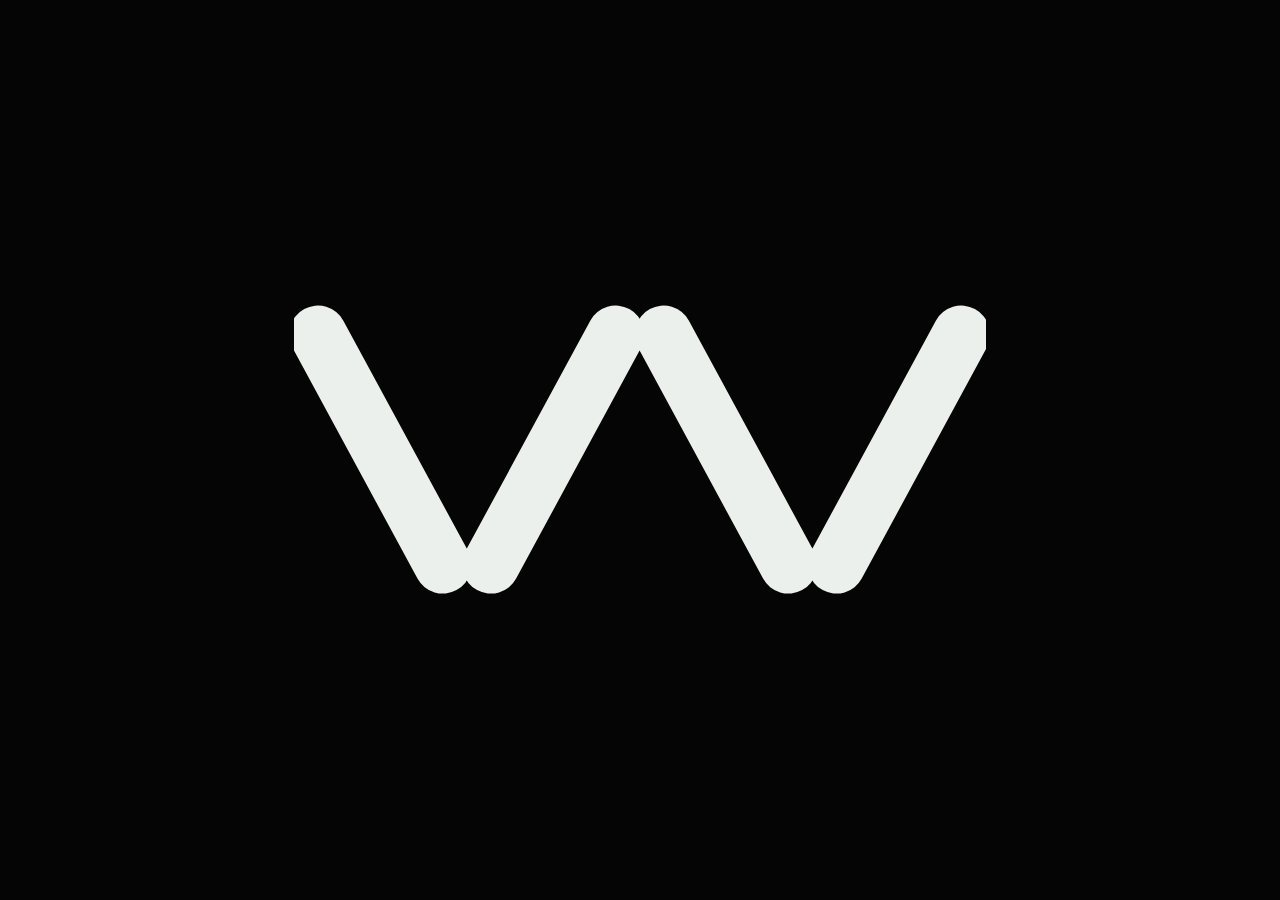
<file: material/avatar.html>
<!doctype html><html lang="en"><head><meta charset="utf-8">
<link rel="stylesheet" href="../site/tokens.css"><link rel="stylesheet" href="../site/base.css">
<style>
html, body { height: 100%; margin: 0; }
body { display: grid; place-items: center; background: var(--color-paper); overflow: hidden; }
/* the favicon at profile size: four slashes in ink on paper, kept inside the circle every profile crops to */
svg { width: 54vw; height: auto; color: var(--color-ink); }
</style></head><body>
<svg xmlns="http://www.w3.org/2000/svg" viewBox="0 0 144 64" fill="none" stroke="currentColor" stroke-width="12" stroke-linecap="round" role="img" aria-label="waliori"><path d="M5 8 31 56M41 56 67 8M77 8 103 56M113 56 139 8"/></svg>
</body></html>
</file>
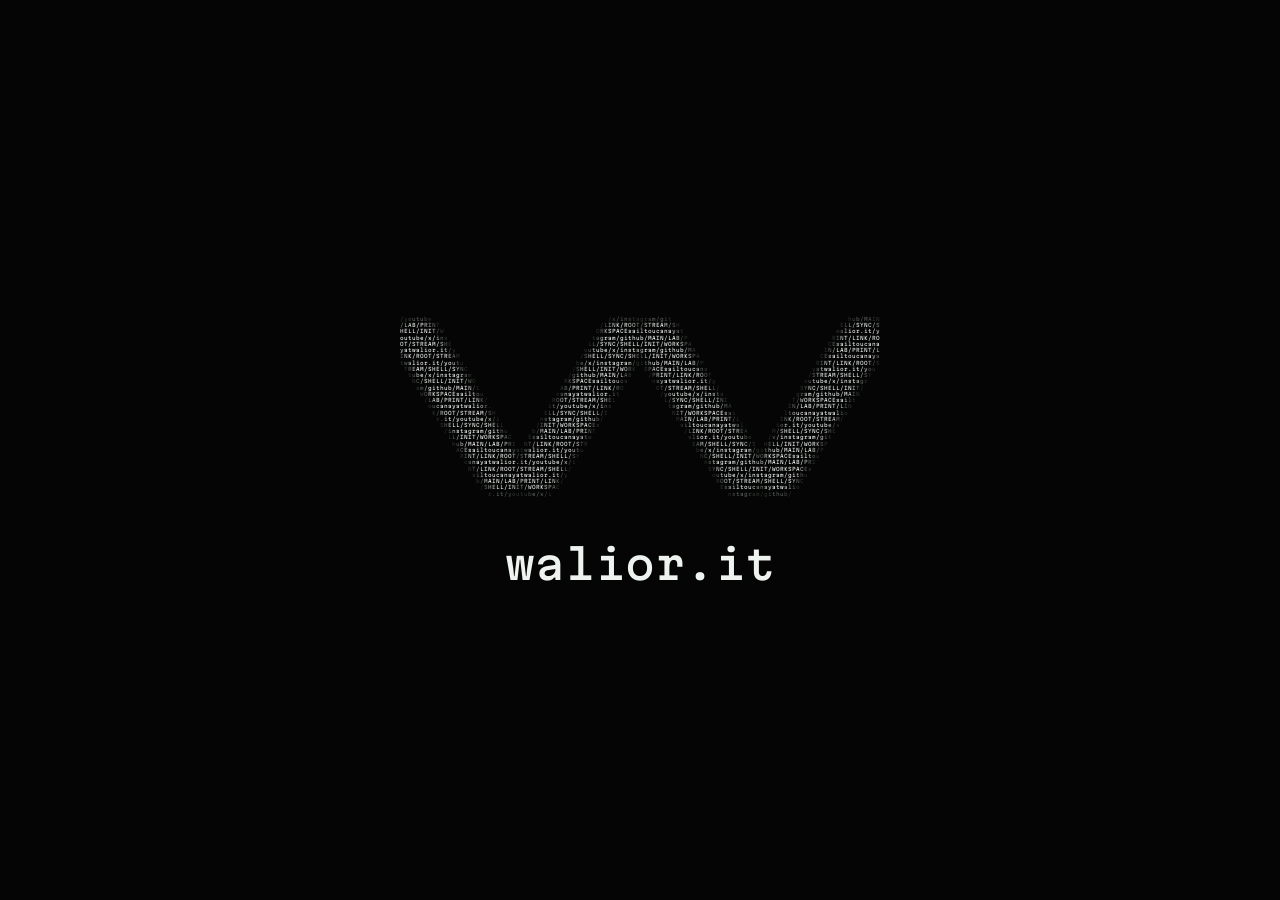
<file: material/banner.html>
<!doctype html><html lang="en"><head><meta charset="utf-8">
<link href="https://fonts.googleapis.com/css2?family=Martian+Mono:wdth,wght@75..112.5,400..700&display=swap" rel="stylesheet">
<link rel="stylesheet" href="../site/tokens.css"><link rel="stylesheet" href="../site/base.css">
<style>
:root { --mark-h: 200px; }
html, body { height: 100%; margin: 0; }
/* the content stays inside YouTube's safe area (1235 by 338, centred) and clear of X's avatar corner: the mark and one path, centred */
body { display: grid; place-content: center; justify-items: center; gap: 28px; background: var(--color-paper); overflow: hidden; }
.mark { margin: 0; height: var(--mark-h); overflow: clip; }
.mark pre { margin: 0; font-family: var(--font-display); font-weight: 400; font-size: calc(var(--mark-h) / 32 / 1.2); line-height: 1.2; white-space: pre; }
.mark b { display: block; font-weight: inherit; } .mark i { font-style: normal; }
.mark .g0 { color: var(--glyph-0); } .mark .g1 { color: var(--glyph-1); } .mark .g2 { color: var(--glyph-2); } .mark .g3 { color: var(--glyph-3); }
.mark .g4 { color: var(--glyph-4); } .mark .g5 { color: var(--glyph-5); } .mark .g6 { color: var(--glyph-6); } .mark .g7 { color: var(--glyph-7); }
.w { font: 500 40px/1 var(--font-display); font-stretch: 112.5%; color: var(--color-accent); margin: 0; }
</style></head><body>
<figure class="mark"><pre aria-hidden="true"><b style="--r:0"><i class="g0">/</i><i class="g0">y</i><i class="g1">o</i><i class="g2">u</i><i class="g2">t</i><i class="g2">u</i><i class="g1">b</i><i class="g0">e</i>                                            <i class="g0">/</i><i class="g1">x</i><i class="g2">/</i><i class="g2">i</i><i class="g2">n</i><i class="g1">s</i><i class="g0">t</i><i class="g0">a</i><i class="g0">g</i><i class="g0">r</i><i class="g1">a</i><i class="g2">m</i><i class="g2">/</i><i class="g2">g</i><i class="g1">i</i><i class="g0">t</i>                                            <i class="g0">h</i><i class="g1">u</i><i class="g2">b</i><i class="g2">/</i><i class="g2">M</i><i class="g1">A</i><i class="g0">I</i><i class="g0">N</i></b><b style="--r:1"><i class="g3">/</i><i class="g5">L</i><i class="g6">A</i><i class="g7">B</i><i class="g7">/</i><i class="g7">P</i><i class="g5">R</i><i class="g4">I</i><i class="g2">N</i><i class="g0">T</i>                                        <i class="g0">/</i><i class="g2">L</i><i class="g4">I</i><i class="g5">N</i><i class="g7">K</i><i class="g7">/</i><i class="g7">R</i><i class="g6">O</i><i class="g5">O</i><i class="g3">T</i><i class="g3">/</i><i class="g5">S</i><i class="g6">T</i><i class="g7">R</i><i class="g7">E</i><i class="g7">A</i><i class="g5">M</i><i class="g4">/</i><i class="g2">S</i><i class="g0">H</i>                                        <i class="g0">E</i><i class="g2">L</i><i class="g4">L</i><i class="g5">/</i><i class="g7">S</i><i class="g7">Y</i><i class="g7">N</i><i class="g6">C</i><i class="g5">/</i><i class="g3">S</i></b><b style="--r:2"><i class="g6">H</i><i class="g7">E</i><i class="g7">L</i><i class="g7">L</i><i class="g7">/</i><i class="g7">I</i><i class="g7">N</i><i class="g7">I</i><i class="g5">T</i><i class="g2">/</i><i class="g0">W</i>                                      <i class="g0">O</i><i class="g2">R</i><i class="g5">K</i><i class="g7">S</i><i class="g7">P</i><i class="g7">A</i><i class="g7">C</i><i class="g7">E</i><i class="g7">s</i><i class="g7">a</i><i class="g6">i</i><i class="g6">l</i><i class="g7">t</i><i class="g7">o</i><i class="g7">u</i><i class="g7">c</i><i class="g7">a</i><i class="g7">n</i><i class="g7">a</i><i class="g5">y</i><i class="g2">a</i><i class="g0">t</i>                                      <i class="g0">w</i><i class="g2">a</i><i class="g5">l</i><i class="g7">i</i><i class="g7">o</i><i class="g7">r</i><i class="g7">.</i><i class="g7">i</i><i class="g7">t</i><i class="g7">/</i><i class="g6">y</i></b><b style="--r:3"><i class="g7">o</i><i class="g7">u</i><i class="g7">t</i><i class="g7">u</i><i class="g7">b</i><i class="g7">e</i><i class="g7">/</i><i class="g7">x</i><i class="g7">/</i><i class="g5">i</i><i class="g2">n</i><i class="g0">s</i>                                    <i class="g0">t</i><i class="g2">a</i><i class="g5">g</i><i class="g7">r</i><i class="g7">a</i><i class="g7">m</i><i class="g7">/</i><i class="g7">g</i><i class="g7">i</i><i class="g7">t</i><i class="g7">h</i><i class="g7">u</i><i class="g7">b</i><i class="g7">/</i><i class="g7">M</i><i class="g7">A</i><i class="g7">I</i><i class="g7">N</i><i class="g7">/</i><i class="g7">L</i><i class="g7">A</i><i class="g5">B</i><i class="g2">/</i><i class="g0">P</i>                                    <i class="g0">R</i><i class="g2">I</i><i class="g5">N</i><i class="g7">T</i><i class="g7">/</i><i class="g7">L</i><i class="g7">I</i><i class="g7">N</i><i class="g7">K</i><i class="g7">/</i><i class="g7">R</i><i class="g7">O</i></b><b style="--r:4"><i class="g7">O</i><i class="g7">T</i><i class="g7">/</i><i class="g7">S</i><i class="g7">T</i><i class="g7">R</i><i class="g7">E</i><i class="g7">A</i><i class="g7">M</i><i class="g7">/</i><i class="g5">S</i><i class="g2">H</i><i class="g0">E</i>                                  <i class="g0">L</i><i class="g2">L</i><i class="g5">/</i><i class="g7">S</i><i class="g7">Y</i><i class="g7">N</i><i class="g7">C</i><i class="g7">/</i><i class="g7">S</i><i class="g7">H</i><i class="g7">E</i><i class="g7">L</i><i class="g7">L</i><i class="g7">/</i><i class="g7">I</i><i class="g7">N</i><i class="g7">I</i><i class="g7">T</i><i class="g7">/</i><i class="g7">W</i><i class="g7">O</i><i class="g7">R</i><i class="g7">K</i><i class="g5">S</i><i class="g2">P</i><i class="g0">A</i>                                  <i class="g0">C</i><i class="g2">E</i><i class="g5">s</i><i class="g7">a</i><i class="g7">i</i><i class="g7">l</i><i class="g7">t</i><i class="g7">o</i><i class="g7">u</i><i class="g7">c</i><i class="g7">a</i><i class="g7">n</i><i class="g7">a</i></b><b style="--r:5"><i class="g5">y</i><i class="g7">a</i><i class="g7">t</i><i class="g7">w</i><i class="g7">a</i><i class="g7">l</i><i class="g7">i</i><i class="g7">o</i><i class="g7">r</i><i class="g7">.</i><i class="g7">i</i><i class="g5">t</i><i class="g2">/</i><i class="g0">y</i>                                <i class="g0">o</i><i class="g2">u</i><i class="g5">t</i><i class="g7">u</i><i class="g7">b</i><i class="g7">e</i><i class="g7">/</i><i class="g7">x</i><i class="g7">/</i><i class="g7">i</i><i class="g7">n</i><i class="g7">s</i><i class="g7">t</i><i class="g5">a</i><i class="g5">g</i><i class="g7">r</i><i class="g7">a</i><i class="g7">m</i><i class="g7">/</i><i class="g7">g</i><i class="g7">i</i><i class="g7">t</i><i class="g7">h</i><i class="g7">u</i><i class="g7">b</i><i class="g5">/</i><i class="g2">M</i><i class="g0">A</i>                                <i class="g0">I</i><i class="g2">N</i><i class="g5">/</i><i class="g7">L</i><i class="g7">A</i><i class="g7">B</i><i class="g7">/</i><i class="g7">P</i><i class="g7">R</i><i class="g7">I</i><i class="g7">N</i><i class="g7">T</i><i class="g7">/</i><i class="g5">L</i></b><b style="--r:6"><i class="g2">I</i><i class="g5">N</i><i class="g7">K</i><i class="g7">/</i><i class="g7">R</i><i class="g7">O</i><i class="g7">O</i><i class="g7">T</i><i class="g7">/</i><i class="g7">S</i><i class="g7">T</i><i class="g7">R</i><i class="g5">E</i><i class="g2">A</i><i class="g0">M</i>                              <i class="g0">/</i><i class="g2">S</i><i class="g5">H</i><i class="g7">E</i><i class="g7">L</i><i class="g7">L</i><i class="g7">/</i><i class="g7">S</i><i class="g7">Y</i><i class="g7">N</i><i class="g7">C</i><i class="g7">/</i><i class="g7">S</i><i class="g5">H</i><i class="g2">E</i><i class="g2">L</i><i class="g5">L</i><i class="g7">/</i><i class="g7">I</i><i class="g7">N</i><i class="g7">I</i><i class="g7">T</i><i class="g7">/</i><i class="g7">W</i><i class="g7">O</i><i class="g7">R</i><i class="g7">K</i><i class="g5">S</i><i class="g2">P</i><i class="g0">A</i>                              <i class="g0">C</i><i class="g2">E</i><i class="g5">s</i><i class="g7">a</i><i class="g7">i</i><i class="g7">l</i><i class="g7">t</i><i class="g7">o</i><i class="g7">u</i><i class="g7">c</i><i class="g7">a</i><i class="g7">n</i><i class="g7">a</i><i class="g5">y</i><i class="g2">a</i></b><b style="--r:7"><i class="g0">t</i><i class="g2">w</i><i class="g5">a</i><i class="g7">l</i><i class="g7">i</i><i class="g7">o</i><i class="g7">r</i><i class="g7">.</i><i class="g7">i</i><i class="g7">t</i><i class="g7">/</i><i class="g7">y</i><i class="g7">o</i><i class="g5">u</i><i class="g2">t</i><i class="g0">u</i>                            <i class="g0">b</i><i class="g2">e</i><i class="g5">/</i><i class="g7">x</i><i class="g7">/</i><i class="g7">i</i><i class="g7">n</i><i class="g7">s</i><i class="g7">t</i><i class="g7">a</i><i class="g7">g</i><i class="g7">r</i><i class="g7">a</i><i class="g5">m</i><i class="g2">/</i><i class="g0">g</i><i class="g0">i</i><i class="g2">t</i><i class="g5">h</i><i class="g7">u</i><i class="g7">b</i><i class="g7">/</i><i class="g7">M</i><i class="g7">A</i><i class="g7">I</i><i class="g7">N</i><i class="g7">/</i><i class="g7">L</i><i class="g7">A</i><i class="g5">B</i><i class="g2">/</i><i class="g0">P</i>                            <i class="g0">R</i><i class="g2">I</i><i class="g5">N</i><i class="g7">T</i><i class="g7">/</i><i class="g7">L</i><i class="g7">I</i><i class="g7">N</i><i class="g7">K</i><i class="g7">/</i><i class="g7">R</i><i class="g7">O</i><i class="g7">O</i><i class="g5">T</i><i class="g2">/</i><i class="g0">S</i></b><b style="--r:8"> <i class="g0">T</i><i class="g2">R</i><i class="g5">E</i><i class="g7">A</i><i class="g7">M</i><i class="g7">/</i><i class="g7">S</i><i class="g7">H</i><i class="g7">E</i><i class="g7">L</i><i class="g7">L</i><i class="g7">/</i><i class="g7">S</i><i class="g5">Y</i><i class="g2">N</i><i class="g0">C</i>                          <i class="g0">/</i><i class="g2">S</i><i class="g5">H</i><i class="g7">E</i><i class="g7">L</i><i class="g7">L</i><i class="g7">/</i><i class="g7">I</i><i class="g7">N</i><i class="g7">I</i><i class="g7">T</i><i class="g7">/</i><i class="g7">W</i><i class="g5">O</i><i class="g2">R</i><i class="g0">K</i>  <i class="g0">S</i><i class="g2">P</i><i class="g5">A</i><i class="g7">C</i><i class="g7">E</i><i class="g7">s</i><i class="g7">a</i><i class="g7">i</i><i class="g7">l</i><i class="g7">t</i><i class="g7">o</i><i class="g7">u</i><i class="g7">c</i><i class="g5">a</i><i class="g2">n</i><i class="g0">a</i>                          <i class="g0">y</i><i class="g2">a</i><i class="g5">t</i><i class="g7">w</i><i class="g7">a</i><i class="g7">l</i><i class="g7">i</i><i class="g7">o</i><i class="g7">r</i><i class="g7">.</i><i class="g7">i</i><i class="g7">t</i><i class="g7">/</i><i class="g5">y</i><i class="g2">o</i><i class="g0">u</i></b><b style="--r:9">  <i class="g0">t</i><i class="g2">u</i><i class="g5">b</i><i class="g7">e</i><i class="g7">/</i><i class="g7">x</i><i class="g7">/</i><i class="g7">i</i><i class="g7">n</i><i class="g7">s</i><i class="g7">t</i><i class="g7">a</i><i class="g7">g</i><i class="g5">r</i><i class="g2">a</i><i class="g0">m</i>                        <i class="g0">/</i><i class="g2">g</i><i class="g5">i</i><i class="g7">t</i><i class="g7">h</i><i class="g7">u</i><i class="g7">b</i><i class="g7">/</i><i class="g7">M</i><i class="g7">A</i><i class="g7">I</i><i class="g7">N</i><i class="g7">/</i><i class="g5">L</i><i class="g2">A</i><i class="g0">B</i>    <i class="g0">/</i><i class="g2">P</i><i class="g5">R</i><i class="g7">I</i><i class="g7">N</i><i class="g7">T</i><i class="g7">/</i><i class="g7">L</i><i class="g7">I</i><i class="g7">N</i><i class="g7">K</i><i class="g7">/</i><i class="g7">R</i><i class="g5">O</i><i class="g2">O</i><i class="g0">T</i>                        <i class="g0">/</i><i class="g2">S</i><i class="g5">T</i><i class="g7">R</i><i class="g7">E</i><i class="g7">A</i><i class="g7">M</i><i class="g7">/</i><i class="g7">S</i><i class="g7">H</i><i class="g7">E</i><i class="g7">L</i><i class="g7">L</i><i class="g5">/</i><i class="g2">S</i><i class="g0">Y</i></b><b style="--r:10">   <i class="g0">N</i><i class="g2">C</i><i class="g5">/</i><i class="g7">S</i><i class="g7">H</i><i class="g7">E</i><i class="g7">L</i><i class="g7">L</i><i class="g7">/</i><i class="g7">I</i><i class="g7">N</i><i class="g7">I</i><i class="g7">T</i><i class="g5">/</i><i class="g2">W</i><i class="g0">O</i>                      <i class="g0">R</i><i class="g2">K</i><i class="g5">S</i><i class="g7">P</i><i class="g7">A</i><i class="g7">C</i><i class="g7">E</i><i class="g7">s</i><i class="g7">a</i><i class="g7">i</i><i class="g7">l</i><i class="g7">t</i><i class="g7">o</i><i class="g5">u</i><i class="g2">c</i><i class="g0">a</i>      <i class="g0">n</i><i class="g2">a</i><i class="g5">y</i><i class="g7">a</i><i class="g7">t</i><i class="g7">w</i><i class="g7">a</i><i class="g7">l</i><i class="g7">i</i><i class="g7">o</i><i class="g7">r</i><i class="g7">.</i><i class="g7">i</i><i class="g5">t</i><i class="g2">/</i><i class="g0">y</i>                      <i class="g0">o</i><i class="g2">u</i><i class="g5">t</i><i class="g7">u</i><i class="g7">b</i><i class="g7">e</i><i class="g7">/</i><i class="g7">x</i><i class="g7">/</i><i class="g7">i</i><i class="g7">n</i><i class="g7">s</i><i class="g7">t</i><i class="g5">a</i><i class="g2">g</i><i class="g0">r</i></b><b style="--r:11">    <i class="g0">a</i><i class="g2">m</i><i class="g5">/</i><i class="g7">g</i><i class="g7">i</i><i class="g7">t</i><i class="g7">h</i><i class="g7">u</i><i class="g7">b</i><i class="g7">/</i><i class="g7">M</i><i class="g7">A</i><i class="g7">I</i><i class="g5">N</i><i class="g2">/</i><i class="g0">L</i>                    <i class="g0">A</i><i class="g2">B</i><i class="g5">/</i><i class="g7">P</i><i class="g7">R</i><i class="g7">I</i><i class="g7">N</i><i class="g7">T</i><i class="g7">/</i><i class="g7">L</i><i class="g7">I</i><i class="g7">N</i><i class="g7">K</i><i class="g5">/</i><i class="g2">R</i><i class="g0">O</i>        <i class="g0">O</i><i class="g2">T</i><i class="g5">/</i><i class="g7">S</i><i class="g7">T</i><i class="g7">R</i><i class="g7">E</i><i class="g7">A</i><i class="g7">M</i><i class="g7">/</i><i class="g7">S</i><i class="g7">H</i><i class="g7">E</i><i class="g5">L</i><i class="g2">L</i><i class="g0">/</i>                    <i class="g0">S</i><i class="g2">Y</i><i class="g5">N</i><i class="g7">C</i><i class="g7">/</i><i class="g7">S</i><i class="g7">H</i><i class="g7">E</i><i class="g7">L</i><i class="g7">L</i><i class="g7">/</i><i class="g7">I</i><i class="g7">N</i><i class="g5">I</i><i class="g2">T</i><i class="g0">/</i></b><b style="--r:12">     <i class="g0">W</i><i class="g2">O</i><i class="g5">R</i><i class="g7">K</i><i class="g7">S</i><i class="g7">P</i><i class="g7">A</i><i class="g7">C</i><i class="g7">E</i><i class="g7">s</i><i class="g7">a</i><i class="g7">i</i><i class="g7">l</i><i class="g5">t</i><i class="g2">o</i><i class="g0">u</i>                  <i class="g0">c</i><i class="g2">a</i><i class="g5">n</i><i class="g7">a</i><i class="g7">y</i><i class="g7">a</i><i class="g7">t</i><i class="g7">w</i><i class="g7">a</i><i class="g7">l</i><i class="g7">i</i><i class="g7">o</i><i class="g7">r</i><i class="g5">.</i><i class="g2">i</i><i class="g0">t</i>          <i class="g0">/</i><i class="g2">y</i><i class="g5">o</i><i class="g7">u</i><i class="g7">t</i><i class="g7">u</i><i class="g7">b</i><i class="g7">e</i><i class="g7">/</i><i class="g7">x</i><i class="g7">/</i><i class="g7">i</i><i class="g7">n</i><i class="g5">s</i><i class="g2">t</i><i class="g0">a</i>                  <i class="g0">g</i><i class="g2">r</i><i class="g5">a</i><i class="g7">m</i><i class="g7">/</i><i class="g7">g</i><i class="g7">i</i><i class="g7">t</i><i class="g7">h</i><i class="g7">u</i><i class="g7">b</i><i class="g7">/</i><i class="g7">M</i><i class="g5">A</i><i class="g2">I</i><i class="g0">N</i></b><b style="--r:13">      <i class="g0">/</i><i class="g2">L</i><i class="g5">A</i><i class="g7">B</i><i class="g7">/</i><i class="g7">P</i><i class="g7">R</i><i class="g7">I</i><i class="g7">N</i><i class="g7">T</i><i class="g7">/</i><i class="g7">L</i><i class="g7">I</i><i class="g5">N</i><i class="g2">K</i><i class="g0">/</i>                <i class="g0">R</i><i class="g2">O</i><i class="g5">O</i><i class="g7">T</i><i class="g7">/</i><i class="g7">S</i><i class="g7">T</i><i class="g7">R</i><i class="g7">E</i><i class="g7">A</i><i class="g7">M</i><i class="g7">/</i><i class="g7">S</i><i class="g5">H</i><i class="g2">E</i><i class="g0">L</i>            <i class="g0">L</i><i class="g2">/</i><i class="g5">S</i><i class="g7">Y</i><i class="g7">N</i><i class="g7">C</i><i class="g7">/</i><i class="g7">S</i><i class="g7">H</i><i class="g7">E</i><i class="g7">L</i><i class="g7">L</i><i class="g7">/</i><i class="g5">I</i><i class="g2">N</i><i class="g0">I</i>                <i class="g0">T</i><i class="g2">/</i><i class="g5">W</i><i class="g7">O</i><i class="g7">R</i><i class="g7">K</i><i class="g7">S</i><i class="g7">P</i><i class="g7">A</i><i class="g7">C</i><i class="g7">E</i><i class="g7">s</i><i class="g7">a</i><i class="g5">i</i><i class="g2">l</i><i class="g0">t</i></b><b style="--r:14">       <i class="g0">o</i><i class="g2">u</i><i class="g5">c</i><i class="g7">a</i><i class="g7">n</i><i class="g7">a</i><i class="g7">y</i><i class="g7">a</i><i class="g7">t</i><i class="g7">w</i><i class="g7">a</i><i class="g7">l</i><i class="g7">i</i><i class="g5">o</i><i class="g2">r</i><i class="g0">.</i>              <i class="g0">i</i><i class="g2">t</i><i class="g5">/</i><i class="g7">y</i><i class="g7">o</i><i class="g7">u</i><i class="g7">t</i><i class="g7">u</i><i class="g7">b</i><i class="g7">e</i><i class="g7">/</i><i class="g7">x</i><i class="g7">/</i><i class="g5">i</i><i class="g2">n</i><i class="g0">s</i>              <i class="g0">t</i><i class="g2">a</i><i class="g5">g</i><i class="g7">r</i><i class="g7">a</i><i class="g7">m</i><i class="g7">/</i><i class="g7">g</i><i class="g7">i</i><i class="g7">t</i><i class="g7">h</i><i class="g7">u</i><i class="g7">b</i><i class="g5">/</i><i class="g2">M</i><i class="g0">A</i>              <i class="g0">I</i><i class="g2">N</i><i class="g5">/</i><i class="g7">L</i><i class="g7">A</i><i class="g7">B</i><i class="g7">/</i><i class="g7">P</i><i class="g7">R</i><i class="g7">I</i><i class="g7">N</i><i class="g7">T</i><i class="g7">/</i><i class="g5">L</i><i class="g2">I</i><i class="g0">N</i></b><b style="--r:15">        <i class="g0">K</i><i class="g2">/</i><i class="g5">R</i><i class="g7">O</i><i class="g7">O</i><i class="g7">T</i><i class="g7">/</i><i class="g7">S</i><i class="g7">T</i><i class="g7">R</i><i class="g7">E</i><i class="g7">A</i><i class="g7">M</i><i class="g5">/</i><i class="g2">S</i><i class="g0">H</i>            <i class="g0">E</i><i class="g2">L</i><i class="g5">L</i><i class="g7">/</i><i class="g7">S</i><i class="g7">Y</i><i class="g7">N</i><i class="g7">C</i><i class="g7">/</i><i class="g7">S</i><i class="g7">H</i><i class="g7">E</i><i class="g7">L</i><i class="g5">L</i><i class="g2">/</i><i class="g0">I</i>                <i class="g0">N</i><i class="g2">I</i><i class="g5">T</i><i class="g7">/</i><i class="g7">W</i><i class="g7">O</i><i class="g7">R</i><i class="g7">K</i><i class="g7">S</i><i class="g7">P</i><i class="g7">A</i><i class="g7">C</i><i class="g7">E</i><i class="g5">s</i><i class="g2">a</i><i class="g0">i</i>            <i class="g0">l</i><i class="g2">t</i><i class="g5">o</i><i class="g7">u</i><i class="g7">c</i><i class="g7">a</i><i class="g7">n</i><i class="g7">a</i><i class="g7">y</i><i class="g7">a</i><i class="g7">t</i><i class="g7">w</i><i class="g7">a</i><i class="g5">l</i><i class="g2">i</i><i class="g0">o</i></b><b style="--r:16">         <i class="g0">r</i><i class="g2">.</i><i class="g5">i</i><i class="g7">t</i><i class="g7">/</i><i class="g7">y</i><i class="g7">o</i><i class="g7">u</i><i class="g7">t</i><i class="g7">u</i><i class="g7">b</i><i class="g7">e</i><i class="g7">/</i><i class="g5">x</i><i class="g2">/</i><i class="g0">i</i>          <i class="g0">n</i><i class="g2">s</i><i class="g5">t</i><i class="g7">a</i><i class="g7">g</i><i class="g7">r</i><i class="g7">a</i><i class="g7">m</i><i class="g7">/</i><i class="g7">g</i><i class="g7">i</i><i class="g7">t</i><i class="g7">h</i><i class="g5">u</i><i class="g2">b</i><i class="g0">/</i>                  <i class="g0">M</i><i class="g2">A</i><i class="g5">I</i><i class="g7">N</i><i class="g7">/</i><i class="g7">L</i><i class="g7">A</i><i class="g7">B</i><i class="g7">/</i><i class="g7">P</i><i class="g7">R</i><i class="g7">I</i><i class="g7">N</i><i class="g5">T</i><i class="g2">/</i><i class="g0">L</i>          <i class="g0">I</i><i class="g2">N</i><i class="g5">K</i><i class="g7">/</i><i class="g7">R</i><i class="g7">O</i><i class="g7">O</i><i class="g7">T</i><i class="g7">/</i><i class="g7">S</i><i class="g7">T</i><i class="g7">R</i><i class="g7">E</i><i class="g5">A</i><i class="g2">M</i><i class="g0">/</i></b><b style="--r:17">          <i class="g0">S</i><i class="g2">H</i><i class="g5">E</i><i class="g7">L</i><i class="g7">L</i><i class="g7">/</i><i class="g7">S</i><i class="g7">Y</i><i class="g7">N</i><i class="g7">C</i><i class="g7">/</i><i class="g7">S</i><i class="g7">H</i><i class="g5">E</i><i class="g2">L</i><i class="g0">L</i>        <i class="g0">/</i><i class="g2">I</i><i class="g5">N</i><i class="g7">I</i><i class="g7">T</i><i class="g7">/</i><i class="g7">W</i><i class="g7">O</i><i class="g7">R</i><i class="g7">K</i><i class="g7">S</i><i class="g7">P</i><i class="g7">A</i><i class="g5">C</i><i class="g2">E</i><i class="g0">s</i>                    <i class="g0">a</i><i class="g2">i</i><i class="g5">l</i><i class="g7">t</i><i class="g7">o</i><i class="g7">u</i><i class="g7">c</i><i class="g7">a</i><i class="g7">n</i><i class="g7">a</i><i class="g7">y</i><i class="g7">a</i><i class="g7">t</i><i class="g5">w</i><i class="g2">a</i><i class="g0">l</i>        <i class="g0">i</i><i class="g2">o</i><i class="g5">r</i><i class="g7">.</i><i class="g7">i</i><i class="g7">t</i><i class="g7">/</i><i class="g7">y</i><i class="g7">o</i><i class="g7">u</i><i class="g7">t</i><i class="g7">u</i><i class="g7">b</i><i class="g5">e</i><i class="g2">/</i><i class="g0">x</i></b><b style="--r:18">           <i class="g0">/</i><i class="g2">i</i><i class="g5">n</i><i class="g7">s</i><i class="g7">t</i><i class="g7">a</i><i class="g7">g</i><i class="g7">r</i><i class="g7">a</i><i class="g7">m</i><i class="g7">/</i><i class="g7">g</i><i class="g7">i</i><i class="g5">t</i><i class="g2">h</i><i class="g0">u</i>      <i class="g0">b</i><i class="g2">/</i><i class="g5">M</i><i class="g7">A</i><i class="g7">I</i><i class="g7">N</i><i class="g7">/</i><i class="g7">L</i><i class="g7">A</i><i class="g7">B</i><i class="g7">/</i><i class="g7">P</i><i class="g7">R</i><i class="g5">I</i><i class="g2">N</i><i class="g0">T</i>                      <i class="g0">/</i><i class="g2">L</i><i class="g5">I</i><i class="g7">N</i><i class="g7">K</i><i class="g7">/</i><i class="g7">R</i><i class="g7">O</i><i class="g7">O</i><i class="g7">T</i><i class="g7">/</i><i class="g7">S</i><i class="g7">T</i><i class="g5">R</i><i class="g2">E</i><i class="g0">A</i>      <i class="g0">M</i><i class="g2">/</i><i class="g5">S</i><i class="g7">H</i><i class="g7">E</i><i class="g7">L</i><i class="g7">L</i><i class="g7">/</i><i class="g7">S</i><i class="g7">Y</i><i class="g7">N</i><i class="g7">C</i><i class="g7">/</i><i class="g5">S</i><i class="g2">H</i><i class="g0">E</i></b><b style="--r:19">            <i class="g0">L</i><i class="g2">L</i><i class="g5">/</i><i class="g7">I</i><i class="g7">N</i><i class="g7">I</i><i class="g7">T</i><i class="g7">/</i><i class="g7">W</i><i class="g7">O</i><i class="g7">R</i><i class="g7">K</i><i class="g7">S</i><i class="g5">P</i><i class="g2">A</i><i class="g0">C</i>    <i class="g0">E</i><i class="g2">s</i><i class="g5">a</i><i class="g7">i</i><i class="g7">l</i><i class="g7">t</i><i class="g7">o</i><i class="g7">u</i><i class="g7">c</i><i class="g7">a</i><i class="g7">n</i><i class="g7">a</i><i class="g7">y</i><i class="g5">a</i><i class="g2">t</i><i class="g0">w</i>                        <i class="g0">a</i><i class="g2">l</i><i class="g5">i</i><i class="g7">o</i><i class="g7">r</i><i class="g7">.</i><i class="g7">i</i><i class="g7">t</i><i class="g7">/</i><i class="g7">y</i><i class="g7">o</i><i class="g7">u</i><i class="g7">t</i><i class="g5">u</i><i class="g2">b</i><i class="g0">e</i>    <i class="g0">/</i><i class="g2">x</i><i class="g5">/</i><i class="g7">i</i><i class="g7">n</i><i class="g7">s</i><i class="g7">t</i><i class="g7">a</i><i class="g7">g</i><i class="g7">r</i><i class="g7">a</i><i class="g7">m</i><i class="g7">/</i><i class="g5">g</i><i class="g2">i</i><i class="g0">t</i></b><b style="--r:20">             <i class="g0">h</i><i class="g2">u</i><i class="g5">b</i><i class="g7">/</i><i class="g7">M</i><i class="g7">A</i><i class="g7">I</i><i class="g7">N</i><i class="g7">/</i><i class="g7">L</i><i class="g7">A</i><i class="g7">B</i><i class="g7">/</i><i class="g5">P</i><i class="g2">R</i><i class="g0">I</i>  <i class="g0">N</i><i class="g2">T</i><i class="g5">/</i><i class="g7">L</i><i class="g7">I</i><i class="g7">N</i><i class="g7">K</i><i class="g7">/</i><i class="g7">R</i><i class="g7">O</i><i class="g7">O</i><i class="g7">T</i><i class="g7">/</i><i class="g5">S</i><i class="g2">T</i><i class="g0">R</i>                          <i class="g0">E</i><i class="g2">A</i><i class="g5">M</i><i class="g7">/</i><i class="g7">S</i><i class="g7">H</i><i class="g7">E</i><i class="g7">L</i><i class="g7">L</i><i class="g7">/</i><i class="g7">S</i><i class="g7">Y</i><i class="g7">N</i><i class="g5">C</i><i class="g2">/</i><i class="g0">S</i>  <i class="g0">H</i><i class="g2">E</i><i class="g5">L</i><i class="g7">L</i><i class="g7">/</i><i class="g7">I</i><i class="g7">N</i><i class="g7">I</i><i class="g7">T</i><i class="g7">/</i><i class="g7">W</i><i class="g7">O</i><i class="g7">R</i><i class="g5">K</i><i class="g2">S</i><i class="g0">P</i></b><b style="--r:21">              <i class="g0">A</i><i class="g2">C</i><i class="g5">E</i><i class="g7">s</i><i class="g7">a</i><i class="g7">i</i><i class="g7">l</i><i class="g7">t</i><i class="g7">o</i><i class="g7">u</i><i class="g7">c</i><i class="g7">a</i><i class="g7">n</i><i class="g5">a</i><i class="g2">y</i><i class="g0">a</i><i class="g0">t</i><i class="g2">w</i><i class="g5">a</i><i class="g7">l</i><i class="g7">i</i><i class="g7">o</i><i class="g7">r</i><i class="g7">.</i><i class="g7">i</i><i class="g7">t</i><i class="g7">/</i><i class="g7">y</i><i class="g7">o</i><i class="g5">u</i><i class="g2">t</i><i class="g0">u</i>                            <i class="g0">b</i><i class="g2">e</i><i class="g5">/</i><i class="g7">x</i><i class="g7">/</i><i class="g7">i</i><i class="g7">n</i><i class="g7">s</i><i class="g7">t</i><i class="g7">a</i><i class="g7">g</i><i class="g7">r</i><i class="g7">a</i><i class="g5">m</i><i class="g2">/</i><i class="g0">g</i><i class="g0">i</i><i class="g2">t</i><i class="g5">h</i><i class="g7">u</i><i class="g7">b</i><i class="g7">/</i><i class="g7">M</i><i class="g7">A</i><i class="g7">I</i><i class="g7">N</i><i class="g7">/</i><i class="g7">L</i><i class="g7">A</i><i class="g5">B</i><i class="g2">/</i><i class="g0">P</i></b><b style="--r:22">               <i class="g0">R</i><i class="g2">I</i><i class="g5">N</i><i class="g7">T</i><i class="g7">/</i><i class="g7">L</i><i class="g7">I</i><i class="g7">N</i><i class="g7">K</i><i class="g7">/</i><i class="g7">R</i><i class="g7">O</i><i class="g7">O</i><i class="g5">T</i><i class="g2">/</i><i class="g2">S</i><i class="g5">T</i><i class="g7">R</i><i class="g7">E</i><i class="g7">A</i><i class="g7">M</i><i class="g7">/</i><i class="g7">S</i><i class="g7">H</i><i class="g7">E</i><i class="g7">L</i><i class="g7">L</i><i class="g5">/</i><i class="g2">S</i><i class="g0">Y</i>                              <i class="g0">N</i><i class="g2">C</i><i class="g5">/</i><i class="g7">S</i><i class="g7">H</i><i class="g7">E</i><i class="g7">L</i><i class="g7">L</i><i class="g7">/</i><i class="g7">I</i><i class="g7">N</i><i class="g7">I</i><i class="g7">T</i><i class="g5">/</i><i class="g2">W</i><i class="g2">O</i><i class="g5">R</i><i class="g7">K</i><i class="g7">S</i><i class="g7">P</i><i class="g7">A</i><i class="g7">C</i><i class="g7">E</i><i class="g7">s</i><i class="g7">a</i><i class="g7">i</i><i class="g7">l</i><i class="g5">t</i><i class="g2">o</i><i class="g0">u</i></b><b style="--r:23">                <i class="g0">c</i><i class="g2">a</i><i class="g5">n</i><i class="g7">a</i><i class="g7">y</i><i class="g7">a</i><i class="g7">t</i><i class="g7">w</i><i class="g7">a</i><i class="g7">l</i><i class="g7">i</i><i class="g7">o</i><i class="g7">r</i><i class="g5">.</i><i class="g5">i</i><i class="g7">t</i><i class="g7">/</i><i class="g7">y</i><i class="g7">o</i><i class="g7">u</i><i class="g7">t</i><i class="g7">u</i><i class="g7">b</i><i class="g7">e</i><i class="g7">/</i><i class="g5">x</i><i class="g2">/</i><i class="g0">i</i>                                <i class="g0">n</i><i class="g2">s</i><i class="g5">t</i><i class="g7">a</i><i class="g7">g</i><i class="g7">r</i><i class="g7">a</i><i class="g7">m</i><i class="g7">/</i><i class="g7">g</i><i class="g7">i</i><i class="g7">t</i><i class="g7">h</i><i class="g5">u</i><i class="g5">b</i><i class="g7">/</i><i class="g7">M</i><i class="g7">A</i><i class="g7">I</i><i class="g7">N</i><i class="g7">/</i><i class="g7">L</i><i class="g7">A</i><i class="g7">B</i><i class="g7">/</i><i class="g5">P</i><i class="g2">R</i><i class="g0">I</i></b><b style="--r:24">                 <i class="g0">N</i><i class="g2">T</i><i class="g5">/</i><i class="g7">L</i><i class="g7">I</i><i class="g7">N</i><i class="g7">K</i><i class="g7">/</i><i class="g7">R</i><i class="g7">O</i><i class="g7">O</i><i class="g7">T</i><i class="g7">/</i><i class="g7">S</i><i class="g7">T</i><i class="g7">R</i><i class="g7">E</i><i class="g7">A</i><i class="g7">M</i><i class="g7">/</i><i class="g7">S</i><i class="g7">H</i><i class="g7">E</i><i class="g5">L</i><i class="g2">L</i><i class="g0">/</i>                                  <i class="g0">S</i><i class="g2">Y</i><i class="g5">N</i><i class="g7">C</i><i class="g7">/</i><i class="g7">S</i><i class="g7">H</i><i class="g7">E</i><i class="g7">L</i><i class="g7">L</i><i class="g7">/</i><i class="g7">I</i><i class="g7">N</i><i class="g7">I</i><i class="g7">T</i><i class="g7">/</i><i class="g7">W</i><i class="g7">O</i><i class="g7">R</i><i class="g7">K</i><i class="g7">S</i><i class="g7">P</i><i class="g7">A</i><i class="g5">C</i><i class="g2">E</i><i class="g0">s</i></b><b style="--r:25">                  <i class="g0">a</i><i class="g2">i</i><i class="g5">l</i><i class="g7">t</i><i class="g7">o</i><i class="g7">u</i><i class="g7">c</i><i class="g7">a</i><i class="g7">n</i><i class="g7">a</i><i class="g7">y</i><i class="g7">a</i><i class="g7">t</i><i class="g7">w</i><i class="g7">a</i><i class="g7">l</i><i class="g7">i</i><i class="g7">o</i><i class="g7">r</i><i class="g7">.</i><i class="g7">i</i><i class="g5">t</i><i class="g2">/</i><i class="g0">y</i>                                    <i class="g0">o</i><i class="g2">u</i><i class="g5">t</i><i class="g7">u</i><i class="g7">b</i><i class="g7">e</i><i class="g7">/</i><i class="g7">x</i><i class="g7">/</i><i class="g7">i</i><i class="g7">n</i><i class="g7">s</i><i class="g7">t</i><i class="g7">a</i><i class="g7">g</i><i class="g7">r</i><i class="g7">a</i><i class="g7">m</i><i class="g7">/</i><i class="g7">g</i><i class="g7">i</i><i class="g5">t</i><i class="g2">h</i><i class="g0">u</i></b><b style="--r:26">                   <i class="g0">b</i><i class="g2">/</i><i class="g5">M</i><i class="g7">A</i><i class="g7">I</i><i class="g7">N</i><i class="g7">/</i><i class="g7">L</i><i class="g7">A</i><i class="g7">B</i><i class="g6">/</i><i class="g6">P</i><i class="g7">R</i><i class="g7">I</i><i class="g7">N</i><i class="g7">T</i><i class="g7">/</i><i class="g7">L</i><i class="g7">I</i><i class="g5">N</i><i class="g2">K</i><i class="g0">/</i>                                      <i class="g0">R</i><i class="g2">O</i><i class="g5">O</i><i class="g7">T</i><i class="g7">/</i><i class="g7">S</i><i class="g7">T</i><i class="g7">R</i><i class="g7">E</i><i class="g7">A</i><i class="g6">M</i><i class="g6">/</i><i class="g7">S</i><i class="g7">H</i><i class="g7">E</i><i class="g7">L</i><i class="g7">L</i><i class="g7">/</i><i class="g7">S</i><i class="g5">Y</i><i class="g2">N</i><i class="g0">C</i></b><b style="--r:27">                    <i class="g0">/</i><i class="g2">S</i><i class="g4">H</i><i class="g5">E</i><i class="g7">L</i><i class="g7">L</i><i class="g7">/</i><i class="g6">I</i><i class="g5">N</i><i class="g3">I</i><i class="g3">T</i><i class="g5">/</i><i class="g6">W</i><i class="g7">O</i><i class="g7">R</i><i class="g7">K</i><i class="g5">S</i><i class="g4">P</i><i class="g2">A</i><i class="g0">C</i>                                        <i class="g0">E</i><i class="g2">s</i><i class="g4">a</i><i class="g5">i</i><i class="g7">l</i><i class="g7">t</i><i class="g7">o</i><i class="g6">u</i><i class="g5">c</i><i class="g3">a</i><i class="g3">n</i><i class="g5">a</i><i class="g6">y</i><i class="g7">a</i><i class="g7">t</i><i class="g7">w</i><i class="g5">a</i><i class="g4">l</i><i class="g2">i</i><i class="g0">o</i></b><b style="--r:28">                      <i class="g0">r</i><i class="g1">.</i><i class="g2">i</i><i class="g2">t</i><i class="g2">/</i><i class="g1">y</i><i class="g0">o</i><i class="g0">u</i><i class="g0">t</i><i class="g0">u</i><i class="g1">b</i><i class="g2">e</i><i class="g2">/</i><i class="g2">x</i><i class="g1">/</i><i class="g0">i</i>                                            <i class="g0">n</i><i class="g1">s</i><i class="g2">t</i><i class="g2">a</i><i class="g2">g</i><i class="g1">r</i><i class="g0">a</i><i class="g0">m</i><i class="g0">/</i><i class="g0">g</i><i class="g1">i</i><i class="g2">t</i><i class="g2">h</i><i class="g2">u</i><i class="g1">b</i><i class="g0">/</i></b></pre></pre></figure>
<p class="w">walior.it</p>
</body></html>
</file>
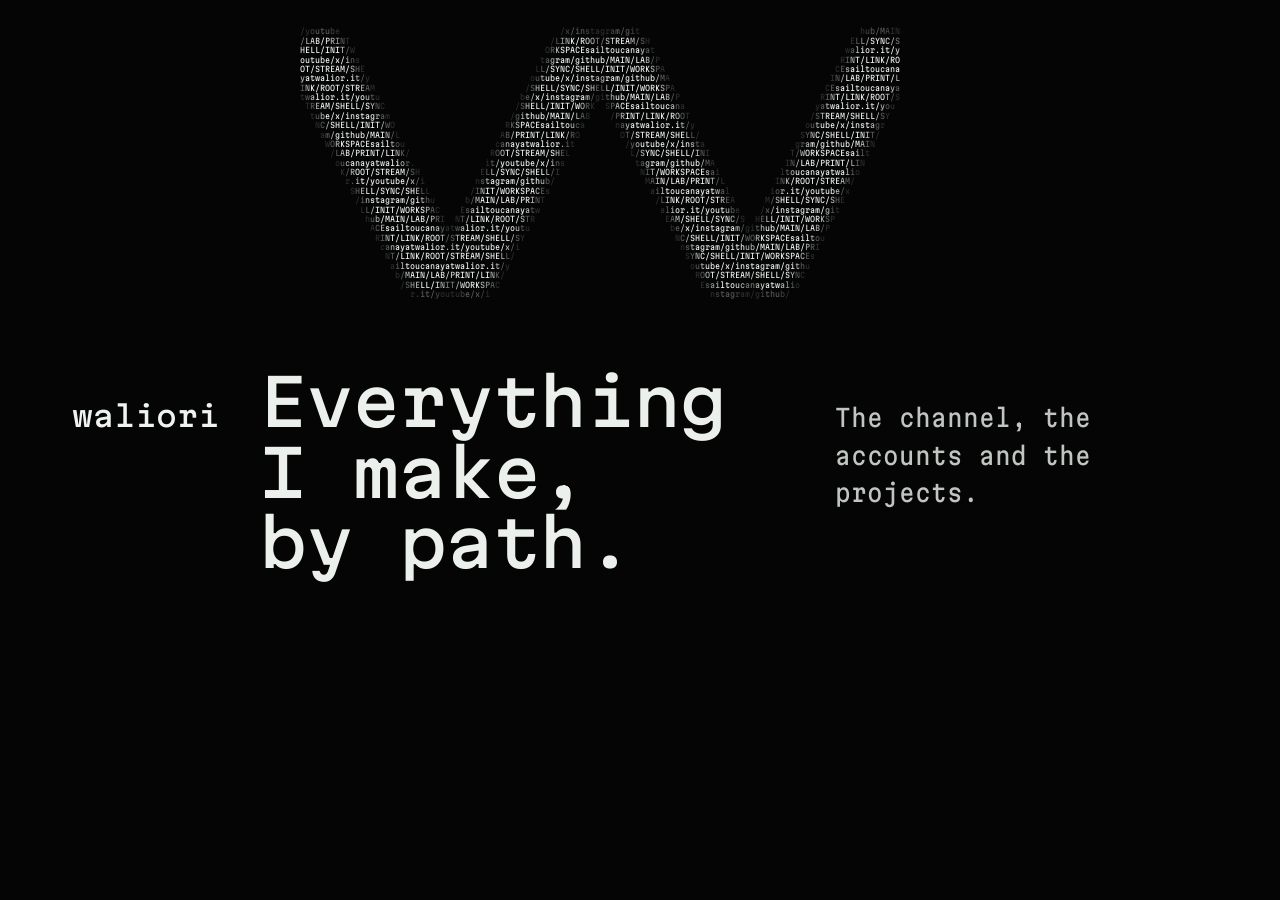
<file: material/og.html>
<!doctype html><html lang="en"><head><meta charset="utf-8">
<link href="https://fonts.googleapis.com/css2?family=Martian+Mono:wdth,wght@75..112.5,400..700&display=swap" rel="stylesheet">
<link rel="stylesheet" href="../site/tokens.css"><link rel="stylesheet" href="../site/base.css">
<style>
:root { --mark-h: 300px; --mark-rows: 29; }
body { width: 1200px; height: 630px; display: grid; grid-template-rows: auto auto; align-content: center; padding: 0 72px; gap: 40px; font-stretch: var(--stretch-body); overflow: hidden; }
.mark { grid-column: 1 / -1; margin: 0; display: flex; justify-content: center; height: var(--mark-h); overflow: clip; }
.mark pre { margin: 0; font-family: var(--font-display); font-weight: 400; font-stretch: var(--stretch-body); font-size: calc(var(--mark-h) / 32 / 1.2); line-height: 1.2; white-space: pre; }
.mark b { display: block; font-weight: inherit; }
.mark i { font-style: normal; }
.mark .g0 { color: var(--glyph-0); } .mark .g1 { color: var(--glyph-1); } .mark .g2 { color: var(--glyph-2); } .mark .g3 { color: var(--glyph-3); }
.mark .g4 { color: var(--glyph-4); } .mark .g5 { color: var(--glyph-5); } .mark .g6 { color: var(--glyph-6); } .mark .g7 { color: var(--glyph-7); }
.mark i.hot { color: var(--color-accent); }
.mark { height: var(--mark-h); }
.t { display:flex; align-items: baseline; gap: 40px; } .t h1 { font-size: 64px; font-weight: 500; font-stretch: 112.5%; letter-spacing: -0.02em; line-height: 1.1; margin: 0 0 24px; color: var(--color-ink); }
.t p { font-size: 24px; color: var(--color-ink-2); margin: 0; max-width: 100%; }
.t .w { display: inline; font-size: 28px; color: var(--color-accent); margin-bottom: 40px; font-weight: 500; font-stretch: 112.5%; }
</style></head><body>
<figure class="mark"><pre aria-hidden="true"><b style="--r:0"><i class="g0">/</i><i class="g0">y</i><i class="g1">o</i><i class="g2">u</i><i class="g2">t</i><i class="g2">u</i><i class="g1">b</i><i class="g0">e</i>                                            <i class="g0">/</i><i class="g1">x</i><i class="g2">/</i><i class="g2">i</i><i class="g2">n</i><i class="g1">s</i><i class="g0">t</i><i class="g0">a</i><i class="g0">g</i><i class="g0">r</i><i class="g1">a</i><i class="g2">m</i><i class="g2">/</i><i class="g2">g</i><i class="g1">i</i><i class="g0">t</i>                                            <i class="g0">h</i><i class="g1">u</i><i class="g2">b</i><i class="g2">/</i><i class="g2">M</i><i class="g1">A</i><i class="g0">I</i><i class="g0">N</i></b><b style="--r:1"><i class="g3">/</i><i class="g5">L</i><i class="g6">A</i><i class="g7">B</i><i class="g7">/</i><i class="g7">P</i><i class="g5">R</i><i class="g4">I</i><i class="g2">N</i><i class="g0">T</i>                                        <i class="g0">/</i><i class="g2">L</i><i class="g4">I</i><i class="g5">N</i><i class="g7">K</i><i class="g7">/</i><i class="g7">R</i><i class="g6">O</i><i class="g5">O</i><i class="g3">T</i><i class="g3">/</i><i class="g5">S</i><i class="g6">T</i><i class="g7">R</i><i class="g7">E</i><i class="g7">A</i><i class="g5">M</i><i class="g4">/</i><i class="g2">S</i><i class="g0">H</i>                                        <i class="g0">E</i><i class="g2">L</i><i class="g4">L</i><i class="g5">/</i><i class="g7">S</i><i class="g7">Y</i><i class="g7">N</i><i class="g6">C</i><i class="g5">/</i><i class="g3">S</i></b><b style="--r:2"><i class="g6">H</i><i class="g7">E</i><i class="g7">L</i><i class="g7">L</i><i class="g7">/</i><i class="g7">I</i><i class="g7">N</i><i class="g7">I</i><i class="g5">T</i><i class="g2">/</i><i class="g0">W</i>                                      <i class="g0">O</i><i class="g2">R</i><i class="g5">K</i><i class="g7">S</i><i class="g7">P</i><i class="g7">A</i><i class="g7">C</i><i class="g7">E</i><i class="g7">s</i><i class="g7">a</i><i class="g6">i</i><i class="g6">l</i><i class="g7">t</i><i class="g7">o</i><i class="g7">u</i><i class="g7">c</i><i class="g7">a</i><i class="g7">n</i><i class="g7">a</i><i class="g5">y</i><i class="g2">a</i><i class="g0">t</i>                                      <i class="g0">w</i><i class="g2">a</i><i class="g5">l</i><i class="g7">i</i><i class="g7">o</i><i class="g7">r</i><i class="g7">.</i><i class="g7">i</i><i class="g7">t</i><i class="g7">/</i><i class="g6">y</i></b><b style="--r:3"><i class="g7">o</i><i class="g7">u</i><i class="g7">t</i><i class="g7">u</i><i class="g7">b</i><i class="g7">e</i><i class="g7">/</i><i class="g7">x</i><i class="g7">/</i><i class="g5">i</i><i class="g2">n</i><i class="g0">s</i>                                    <i class="g0">t</i><i class="g2">a</i><i class="g5">g</i><i class="g7">r</i><i class="g7">a</i><i class="g7">m</i><i class="g7">/</i><i class="g7">g</i><i class="g7">i</i><i class="g7">t</i><i class="g7">h</i><i class="g7">u</i><i class="g7">b</i><i class="g7">/</i><i class="g7">M</i><i class="g7">A</i><i class="g7">I</i><i class="g7">N</i><i class="g7">/</i><i class="g7">L</i><i class="g7">A</i><i class="g5">B</i><i class="g2">/</i><i class="g0">P</i>                                    <i class="g0">R</i><i class="g2">I</i><i class="g5">N</i><i class="g7">T</i><i class="g7">/</i><i class="g7">L</i><i class="g7">I</i><i class="g7">N</i><i class="g7">K</i><i class="g7">/</i><i class="g7">R</i><i class="g7">O</i></b><b style="--r:4"><i class="g7">O</i><i class="g7">T</i><i class="g7">/</i><i class="g7">S</i><i class="g7">T</i><i class="g7">R</i><i class="g7">E</i><i class="g7">A</i><i class="g7">M</i><i class="g7">/</i><i class="g5">S</i><i class="g2">H</i><i class="g0">E</i>                                  <i class="g0">L</i><i class="g2">L</i><i class="g5">/</i><i class="g7">S</i><i class="g7">Y</i><i class="g7">N</i><i class="g7">C</i><i class="g7">/</i><i class="g7">S</i><i class="g7">H</i><i class="g7">E</i><i class="g7">L</i><i class="g7">L</i><i class="g7">/</i><i class="g7">I</i><i class="g7">N</i><i class="g7">I</i><i class="g7">T</i><i class="g7">/</i><i class="g7">W</i><i class="g7">O</i><i class="g7">R</i><i class="g7">K</i><i class="g5">S</i><i class="g2">P</i><i class="g0">A</i>                                  <i class="g0">C</i><i class="g2">E</i><i class="g5">s</i><i class="g7">a</i><i class="g7">i</i><i class="g7">l</i><i class="g7">t</i><i class="g7">o</i><i class="g7">u</i><i class="g7">c</i><i class="g7">a</i><i class="g7">n</i><i class="g7">a</i></b><b style="--r:5"><i class="g5">y</i><i class="g7">a</i><i class="g7">t</i><i class="g7">w</i><i class="g7">a</i><i class="g7">l</i><i class="g7">i</i><i class="g7">o</i><i class="g7">r</i><i class="g7">.</i><i class="g7">i</i><i class="g5">t</i><i class="g2">/</i><i class="g0">y</i>                                <i class="g0">o</i><i class="g2">u</i><i class="g5">t</i><i class="g7">u</i><i class="g7">b</i><i class="g7">e</i><i class="g7">/</i><i class="g7">x</i><i class="g7">/</i><i class="g7">i</i><i class="g7">n</i><i class="g7">s</i><i class="g7">t</i><i class="g5">a</i><i class="g5">g</i><i class="g7">r</i><i class="g7">a</i><i class="g7">m</i><i class="g7">/</i><i class="g7">g</i><i class="g7">i</i><i class="g7">t</i><i class="g7">h</i><i class="g7">u</i><i class="g7">b</i><i class="g5">/</i><i class="g2">M</i><i class="g0">A</i>                                <i class="g0">I</i><i class="g2">N</i><i class="g5">/</i><i class="g7">L</i><i class="g7">A</i><i class="g7">B</i><i class="g7">/</i><i class="g7">P</i><i class="g7">R</i><i class="g7">I</i><i class="g7">N</i><i class="g7">T</i><i class="g7">/</i><i class="g5">L</i></b><b style="--r:6"><i class="g2">I</i><i class="g5">N</i><i class="g7">K</i><i class="g7">/</i><i class="g7">R</i><i class="g7">O</i><i class="g7">O</i><i class="g7">T</i><i class="g7">/</i><i class="g7">S</i><i class="g7">T</i><i class="g7">R</i><i class="g5">E</i><i class="g2">A</i><i class="g0">M</i>                              <i class="g0">/</i><i class="g2">S</i><i class="g5">H</i><i class="g7">E</i><i class="g7">L</i><i class="g7">L</i><i class="g7">/</i><i class="g7">S</i><i class="g7">Y</i><i class="g7">N</i><i class="g7">C</i><i class="g7">/</i><i class="g7">S</i><i class="g5">H</i><i class="g2">E</i><i class="g2">L</i><i class="g5">L</i><i class="g7">/</i><i class="g7">I</i><i class="g7">N</i><i class="g7">I</i><i class="g7">T</i><i class="g7">/</i><i class="g7">W</i><i class="g7">O</i><i class="g7">R</i><i class="g7">K</i><i class="g5">S</i><i class="g2">P</i><i class="g0">A</i>                              <i class="g0">C</i><i class="g2">E</i><i class="g5">s</i><i class="g7">a</i><i class="g7">i</i><i class="g7">l</i><i class="g7">t</i><i class="g7">o</i><i class="g7">u</i><i class="g7">c</i><i class="g7">a</i><i class="g7">n</i><i class="g7">a</i><i class="g5">y</i><i class="g2">a</i></b><b style="--r:7"><i class="g0">t</i><i class="g2">w</i><i class="g5">a</i><i class="g7">l</i><i class="g7">i</i><i class="g7">o</i><i class="g7">r</i><i class="g7">.</i><i class="g7">i</i><i class="g7">t</i><i class="g7">/</i><i class="g7">y</i><i class="g7">o</i><i class="g5">u</i><i class="g2">t</i><i class="g0">u</i>                            <i class="g0">b</i><i class="g2">e</i><i class="g5">/</i><i class="g7">x</i><i class="g7">/</i><i class="g7">i</i><i class="g7">n</i><i class="g7">s</i><i class="g7">t</i><i class="g7">a</i><i class="g7">g</i><i class="g7">r</i><i class="g7">a</i><i class="g5">m</i><i class="g2">/</i><i class="g0">g</i><i class="g0">i</i><i class="g2">t</i><i class="g5">h</i><i class="g7">u</i><i class="g7">b</i><i class="g7">/</i><i class="g7">M</i><i class="g7">A</i><i class="g7">I</i><i class="g7">N</i><i class="g7">/</i><i class="g7">L</i><i class="g7">A</i><i class="g5">B</i><i class="g2">/</i><i class="g0">P</i>                            <i class="g0">R</i><i class="g2">I</i><i class="g5">N</i><i class="g7">T</i><i class="g7">/</i><i class="g7">L</i><i class="g7">I</i><i class="g7">N</i><i class="g7">K</i><i class="g7">/</i><i class="g7">R</i><i class="g7">O</i><i class="g7">O</i><i class="g5">T</i><i class="g2">/</i><i class="g0">S</i></b><b style="--r:8"> <i class="g0">T</i><i class="g2">R</i><i class="g5">E</i><i class="g7">A</i><i class="g7">M</i><i class="g7">/</i><i class="g7">S</i><i class="g7">H</i><i class="g7">E</i><i class="g7">L</i><i class="g7">L</i><i class="g7">/</i><i class="g7">S</i><i class="g5">Y</i><i class="g2">N</i><i class="g0">C</i>                          <i class="g0">/</i><i class="g2">S</i><i class="g5">H</i><i class="g7">E</i><i class="g7">L</i><i class="g7">L</i><i class="g7">/</i><i class="g7">I</i><i class="g7">N</i><i class="g7">I</i><i class="g7">T</i><i class="g7">/</i><i class="g7">W</i><i class="g5">O</i><i class="g2">R</i><i class="g0">K</i>  <i class="g0">S</i><i class="g2">P</i><i class="g5">A</i><i class="g7">C</i><i class="g7">E</i><i class="g7">s</i><i class="g7">a</i><i class="g7">i</i><i class="g7">l</i><i class="g7">t</i><i class="g7">o</i><i class="g7">u</i><i class="g7">c</i><i class="g5">a</i><i class="g2">n</i><i class="g0">a</i>                          <i class="g0">y</i><i class="g2">a</i><i class="g5">t</i><i class="g7">w</i><i class="g7">a</i><i class="g7">l</i><i class="g7">i</i><i class="g7">o</i><i class="g7">r</i><i class="g7">.</i><i class="g7">i</i><i class="g7">t</i><i class="g7">/</i><i class="g5">y</i><i class="g2">o</i><i class="g0">u</i></b><b style="--r:9">  <i class="g0">t</i><i class="g2">u</i><i class="g5">b</i><i class="g7">e</i><i class="g7">/</i><i class="g7">x</i><i class="g7">/</i><i class="g7">i</i><i class="g7">n</i><i class="g7">s</i><i class="g7">t</i><i class="g7">a</i><i class="g7">g</i><i class="g5">r</i><i class="g2">a</i><i class="g0">m</i>                        <i class="g0">/</i><i class="g2">g</i><i class="g5">i</i><i class="g7">t</i><i class="g7">h</i><i class="g7">u</i><i class="g7">b</i><i class="g7">/</i><i class="g7">M</i><i class="g7">A</i><i class="g7">I</i><i class="g7">N</i><i class="g7">/</i><i class="g5">L</i><i class="g2">A</i><i class="g0">B</i>    <i class="g0">/</i><i class="g2">P</i><i class="g5">R</i><i class="g7">I</i><i class="g7">N</i><i class="g7">T</i><i class="g7">/</i><i class="g7">L</i><i class="g7">I</i><i class="g7">N</i><i class="g7">K</i><i class="g7">/</i><i class="g7">R</i><i class="g5">O</i><i class="g2">O</i><i class="g0">T</i>                        <i class="g0">/</i><i class="g2">S</i><i class="g5">T</i><i class="g7">R</i><i class="g7">E</i><i class="g7">A</i><i class="g7">M</i><i class="g7">/</i><i class="g7">S</i><i class="g7">H</i><i class="g7">E</i><i class="g7">L</i><i class="g7">L</i><i class="g5">/</i><i class="g2">S</i><i class="g0">Y</i></b><b style="--r:10">   <i class="g0">N</i><i class="g2">C</i><i class="g5">/</i><i class="g7">S</i><i class="g7">H</i><i class="g7">E</i><i class="g7">L</i><i class="g7">L</i><i class="g7">/</i><i class="g7">I</i><i class="g7">N</i><i class="g7">I</i><i class="g7">T</i><i class="g5">/</i><i class="g2">W</i><i class="g0">O</i>                      <i class="g0">R</i><i class="g2">K</i><i class="g5">S</i><i class="g7">P</i><i class="g7">A</i><i class="g7">C</i><i class="g7">E</i><i class="g7">s</i><i class="g7">a</i><i class="g7">i</i><i class="g7">l</i><i class="g7">t</i><i class="g7">o</i><i class="g5">u</i><i class="g2">c</i><i class="g0">a</i>      <i class="g0">n</i><i class="g2">a</i><i class="g5">y</i><i class="g7">a</i><i class="g7">t</i><i class="g7">w</i><i class="g7">a</i><i class="g7">l</i><i class="g7">i</i><i class="g7">o</i><i class="g7">r</i><i class="g7">.</i><i class="g7">i</i><i class="g5">t</i><i class="g2">/</i><i class="g0">y</i>                      <i class="g0">o</i><i class="g2">u</i><i class="g5">t</i><i class="g7">u</i><i class="g7">b</i><i class="g7">e</i><i class="g7">/</i><i class="g7">x</i><i class="g7">/</i><i class="g7">i</i><i class="g7">n</i><i class="g7">s</i><i class="g7">t</i><i class="g5">a</i><i class="g2">g</i><i class="g0">r</i></b><b style="--r:11">    <i class="g0">a</i><i class="g2">m</i><i class="g5">/</i><i class="g7">g</i><i class="g7">i</i><i class="g7">t</i><i class="g7">h</i><i class="g7">u</i><i class="g7">b</i><i class="g7">/</i><i class="g7">M</i><i class="g7">A</i><i class="g7">I</i><i class="g5">N</i><i class="g2">/</i><i class="g0">L</i>                    <i class="g0">A</i><i class="g2">B</i><i class="g5">/</i><i class="g7">P</i><i class="g7">R</i><i class="g7">I</i><i class="g7">N</i><i class="g7">T</i><i class="g7">/</i><i class="g7">L</i><i class="g7">I</i><i class="g7">N</i><i class="g7">K</i><i class="g5">/</i><i class="g2">R</i><i class="g0">O</i>        <i class="g0">O</i><i class="g2">T</i><i class="g5">/</i><i class="g7">S</i><i class="g7">T</i><i class="g7">R</i><i class="g7">E</i><i class="g7">A</i><i class="g7">M</i><i class="g7">/</i><i class="g7">S</i><i class="g7">H</i><i class="g7">E</i><i class="g5">L</i><i class="g2">L</i><i class="g0">/</i>                    <i class="g0">S</i><i class="g2">Y</i><i class="g5">N</i><i class="g7">C</i><i class="g7">/</i><i class="g7">S</i><i class="g7">H</i><i class="g7">E</i><i class="g7">L</i><i class="g7">L</i><i class="g7">/</i><i class="g7">I</i><i class="g7">N</i><i class="g5">I</i><i class="g2">T</i><i class="g0">/</i></b><b style="--r:12">     <i class="g0">W</i><i class="g2">O</i><i class="g5">R</i><i class="g7">K</i><i class="g7">S</i><i class="g7">P</i><i class="g7">A</i><i class="g7">C</i><i class="g7">E</i><i class="g7">s</i><i class="g7">a</i><i class="g7">i</i><i class="g7">l</i><i class="g5">t</i><i class="g2">o</i><i class="g0">u</i>                  <i class="g0">c</i><i class="g2">a</i><i class="g5">n</i><i class="g7">a</i><i class="g7">y</i><i class="g7">a</i><i class="g7">t</i><i class="g7">w</i><i class="g7">a</i><i class="g7">l</i><i class="g7">i</i><i class="g7">o</i><i class="g7">r</i><i class="g5">.</i><i class="g2">i</i><i class="g0">t</i>          <i class="g0">/</i><i class="g2">y</i><i class="g5">o</i><i class="g7">u</i><i class="g7">t</i><i class="g7">u</i><i class="g7">b</i><i class="g7">e</i><i class="g7">/</i><i class="g7">x</i><i class="g7">/</i><i class="g7">i</i><i class="g7">n</i><i class="g5">s</i><i class="g2">t</i><i class="g0">a</i>                  <i class="g0">g</i><i class="g2">r</i><i class="g5">a</i><i class="g7">m</i><i class="g7">/</i><i class="g7">g</i><i class="g7">i</i><i class="g7">t</i><i class="g7">h</i><i class="g7">u</i><i class="g7">b</i><i class="g7">/</i><i class="g7">M</i><i class="g5">A</i><i class="g2">I</i><i class="g0">N</i></b><b style="--r:13">      <i class="g0">/</i><i class="g2">L</i><i class="g5">A</i><i class="g7">B</i><i class="g7">/</i><i class="g7">P</i><i class="g7">R</i><i class="g7">I</i><i class="g7">N</i><i class="g7">T</i><i class="g7">/</i><i class="g7">L</i><i class="g7">I</i><i class="g5">N</i><i class="g2">K</i><i class="g0">/</i>                <i class="g0">R</i><i class="g2">O</i><i class="g5">O</i><i class="g7">T</i><i class="g7">/</i><i class="g7">S</i><i class="g7">T</i><i class="g7">R</i><i class="g7">E</i><i class="g7">A</i><i class="g7">M</i><i class="g7">/</i><i class="g7">S</i><i class="g5">H</i><i class="g2">E</i><i class="g0">L</i>            <i class="g0">L</i><i class="g2">/</i><i class="g5">S</i><i class="g7">Y</i><i class="g7">N</i><i class="g7">C</i><i class="g7">/</i><i class="g7">S</i><i class="g7">H</i><i class="g7">E</i><i class="g7">L</i><i class="g7">L</i><i class="g7">/</i><i class="g5">I</i><i class="g2">N</i><i class="g0">I</i>                <i class="g0">T</i><i class="g2">/</i><i class="g5">W</i><i class="g7">O</i><i class="g7">R</i><i class="g7">K</i><i class="g7">S</i><i class="g7">P</i><i class="g7">A</i><i class="g7">C</i><i class="g7">E</i><i class="g7">s</i><i class="g7">a</i><i class="g5">i</i><i class="g2">l</i><i class="g0">t</i></b><b style="--r:14">       <i class="g0">o</i><i class="g2">u</i><i class="g5">c</i><i class="g7">a</i><i class="g7">n</i><i class="g7">a</i><i class="g7">y</i><i class="g7">a</i><i class="g7">t</i><i class="g7">w</i><i class="g7">a</i><i class="g7">l</i><i class="g7">i</i><i class="g5">o</i><i class="g2">r</i><i class="g0">.</i>              <i class="g0">i</i><i class="g2">t</i><i class="g5">/</i><i class="g7">y</i><i class="g7">o</i><i class="g7">u</i><i class="g7">t</i><i class="g7">u</i><i class="g7">b</i><i class="g7">e</i><i class="g7">/</i><i class="g7">x</i><i class="g7">/</i><i class="g5">i</i><i class="g2">n</i><i class="g0">s</i>              <i class="g0">t</i><i class="g2">a</i><i class="g5">g</i><i class="g7">r</i><i class="g7">a</i><i class="g7">m</i><i class="g7">/</i><i class="g7">g</i><i class="g7">i</i><i class="g7">t</i><i class="g7">h</i><i class="g7">u</i><i class="g7">b</i><i class="g5">/</i><i class="g2">M</i><i class="g0">A</i>              <i class="g0">I</i><i class="g2">N</i><i class="g5">/</i><i class="g7">L</i><i class="g7">A</i><i class="g7">B</i><i class="g7">/</i><i class="g7">P</i><i class="g7">R</i><i class="g7">I</i><i class="g7">N</i><i class="g7">T</i><i class="g7">/</i><i class="g5">L</i><i class="g2">I</i><i class="g0">N</i></b><b style="--r:15">        <i class="g0">K</i><i class="g2">/</i><i class="g5">R</i><i class="g7">O</i><i class="g7">O</i><i class="g7">T</i><i class="g7">/</i><i class="g7">S</i><i class="g7">T</i><i class="g7">R</i><i class="g7">E</i><i class="g7">A</i><i class="g7">M</i><i class="g5">/</i><i class="g2">S</i><i class="g0">H</i>            <i class="g0">E</i><i class="g2">L</i><i class="g5">L</i><i class="g7">/</i><i class="g7">S</i><i class="g7">Y</i><i class="g7">N</i><i class="g7">C</i><i class="g7">/</i><i class="g7">S</i><i class="g7">H</i><i class="g7">E</i><i class="g7">L</i><i class="g5">L</i><i class="g2">/</i><i class="g0">I</i>                <i class="g0">N</i><i class="g2">I</i><i class="g5">T</i><i class="g7">/</i><i class="g7">W</i><i class="g7">O</i><i class="g7">R</i><i class="g7">K</i><i class="g7">S</i><i class="g7">P</i><i class="g7">A</i><i class="g7">C</i><i class="g7">E</i><i class="g5">s</i><i class="g2">a</i><i class="g0">i</i>            <i class="g0">l</i><i class="g2">t</i><i class="g5">o</i><i class="g7">u</i><i class="g7">c</i><i class="g7">a</i><i class="g7">n</i><i class="g7">a</i><i class="g7">y</i><i class="g7">a</i><i class="g7">t</i><i class="g7">w</i><i class="g7">a</i><i class="g5">l</i><i class="g2">i</i><i class="g0">o</i></b><b style="--r:16">         <i class="g0">r</i><i class="g2">.</i><i class="g5">i</i><i class="g7">t</i><i class="g7">/</i><i class="g7">y</i><i class="g7">o</i><i class="g7">u</i><i class="g7">t</i><i class="g7">u</i><i class="g7">b</i><i class="g7">e</i><i class="g7">/</i><i class="g5">x</i><i class="g2">/</i><i class="g0">i</i>          <i class="g0">n</i><i class="g2">s</i><i class="g5">t</i><i class="g7">a</i><i class="g7">g</i><i class="g7">r</i><i class="g7">a</i><i class="g7">m</i><i class="g7">/</i><i class="g7">g</i><i class="g7">i</i><i class="g7">t</i><i class="g7">h</i><i class="g5">u</i><i class="g2">b</i><i class="g0">/</i>                  <i class="g0">M</i><i class="g2">A</i><i class="g5">I</i><i class="g7">N</i><i class="g7">/</i><i class="g7">L</i><i class="g7">A</i><i class="g7">B</i><i class="g7">/</i><i class="g7">P</i><i class="g7">R</i><i class="g7">I</i><i class="g7">N</i><i class="g5">T</i><i class="g2">/</i><i class="g0">L</i>          <i class="g0">I</i><i class="g2">N</i><i class="g5">K</i><i class="g7">/</i><i class="g7">R</i><i class="g7">O</i><i class="g7">O</i><i class="g7">T</i><i class="g7">/</i><i class="g7">S</i><i class="g7">T</i><i class="g7">R</i><i class="g7">E</i><i class="g5">A</i><i class="g2">M</i><i class="g0">/</i></b><b style="--r:17">          <i class="g0">S</i><i class="g2">H</i><i class="g5">E</i><i class="g7">L</i><i class="g7">L</i><i class="g7">/</i><i class="g7">S</i><i class="g7">Y</i><i class="g7">N</i><i class="g7">C</i><i class="g7">/</i><i class="g7">S</i><i class="g7">H</i><i class="g5">E</i><i class="g2">L</i><i class="g0">L</i>        <i class="g0">/</i><i class="g2">I</i><i class="g5">N</i><i class="g7">I</i><i class="g7">T</i><i class="g7">/</i><i class="g7">W</i><i class="g7">O</i><i class="g7">R</i><i class="g7">K</i><i class="g7">S</i><i class="g7">P</i><i class="g7">A</i><i class="g5">C</i><i class="g2">E</i><i class="g0">s</i>                    <i class="g0">a</i><i class="g2">i</i><i class="g5">l</i><i class="g7">t</i><i class="g7">o</i><i class="g7">u</i><i class="g7">c</i><i class="g7">a</i><i class="g7">n</i><i class="g7">a</i><i class="g7">y</i><i class="g7">a</i><i class="g7">t</i><i class="g5">w</i><i class="g2">a</i><i class="g0">l</i>        <i class="g0">i</i><i class="g2">o</i><i class="g5">r</i><i class="g7">.</i><i class="g7">i</i><i class="g7">t</i><i class="g7">/</i><i class="g7">y</i><i class="g7">o</i><i class="g7">u</i><i class="g7">t</i><i class="g7">u</i><i class="g7">b</i><i class="g5">e</i><i class="g2">/</i><i class="g0">x</i></b><b style="--r:18">           <i class="g0">/</i><i class="g2">i</i><i class="g5">n</i><i class="g7">s</i><i class="g7">t</i><i class="g7">a</i><i class="g7">g</i><i class="g7">r</i><i class="g7">a</i><i class="g7">m</i><i class="g7">/</i><i class="g7">g</i><i class="g7">i</i><i class="g5">t</i><i class="g2">h</i><i class="g0">u</i>      <i class="g0">b</i><i class="g2">/</i><i class="g5">M</i><i class="g7">A</i><i class="g7">I</i><i class="g7">N</i><i class="g7">/</i><i class="g7">L</i><i class="g7">A</i><i class="g7">B</i><i class="g7">/</i><i class="g7">P</i><i class="g7">R</i><i class="g5">I</i><i class="g2">N</i><i class="g0">T</i>                      <i class="g0">/</i><i class="g2">L</i><i class="g5">I</i><i class="g7">N</i><i class="g7">K</i><i class="g7">/</i><i class="g7">R</i><i class="g7">O</i><i class="g7">O</i><i class="g7">T</i><i class="g7">/</i><i class="g7">S</i><i class="g7">T</i><i class="g5">R</i><i class="g2">E</i><i class="g0">A</i>      <i class="g0">M</i><i class="g2">/</i><i class="g5">S</i><i class="g7">H</i><i class="g7">E</i><i class="g7">L</i><i class="g7">L</i><i class="g7">/</i><i class="g7">S</i><i class="g7">Y</i><i class="g7">N</i><i class="g7">C</i><i class="g7">/</i><i class="g5">S</i><i class="g2">H</i><i class="g0">E</i></b><b style="--r:19">            <i class="g0">L</i><i class="g2">L</i><i class="g5">/</i><i class="g7">I</i><i class="g7">N</i><i class="g7">I</i><i class="g7">T</i><i class="g7">/</i><i class="g7">W</i><i class="g7">O</i><i class="g7">R</i><i class="g7">K</i><i class="g7">S</i><i class="g5">P</i><i class="g2">A</i><i class="g0">C</i>    <i class="g0">E</i><i class="g2">s</i><i class="g5">a</i><i class="g7">i</i><i class="g7">l</i><i class="g7">t</i><i class="g7">o</i><i class="g7">u</i><i class="g7">c</i><i class="g7">a</i><i class="g7">n</i><i class="g7">a</i><i class="g7">y</i><i class="g5">a</i><i class="g2">t</i><i class="g0">w</i>                        <i class="g0">a</i><i class="g2">l</i><i class="g5">i</i><i class="g7">o</i><i class="g7">r</i><i class="g7">.</i><i class="g7">i</i><i class="g7">t</i><i class="g7">/</i><i class="g7">y</i><i class="g7">o</i><i class="g7">u</i><i class="g7">t</i><i class="g5">u</i><i class="g2">b</i><i class="g0">e</i>    <i class="g0">/</i><i class="g2">x</i><i class="g5">/</i><i class="g7">i</i><i class="g7">n</i><i class="g7">s</i><i class="g7">t</i><i class="g7">a</i><i class="g7">g</i><i class="g7">r</i><i class="g7">a</i><i class="g7">m</i><i class="g7">/</i><i class="g5">g</i><i class="g2">i</i><i class="g0">t</i></b><b style="--r:20">             <i class="g0">h</i><i class="g2">u</i><i class="g5">b</i><i class="g7">/</i><i class="g7">M</i><i class="g7">A</i><i class="g7">I</i><i class="g7">N</i><i class="g7">/</i><i class="g7">L</i><i class="g7">A</i><i class="g7">B</i><i class="g7">/</i><i class="g5">P</i><i class="g2">R</i><i class="g0">I</i>  <i class="g0">N</i><i class="g2">T</i><i class="g5">/</i><i class="g7">L</i><i class="g7">I</i><i class="g7">N</i><i class="g7">K</i><i class="g7">/</i><i class="g7">R</i><i class="g7">O</i><i class="g7">O</i><i class="g7">T</i><i class="g7">/</i><i class="g5">S</i><i class="g2">T</i><i class="g0">R</i>                          <i class="g0">E</i><i class="g2">A</i><i class="g5">M</i><i class="g7">/</i><i class="g7">S</i><i class="g7">H</i><i class="g7">E</i><i class="g7">L</i><i class="g7">L</i><i class="g7">/</i><i class="g7">S</i><i class="g7">Y</i><i class="g7">N</i><i class="g5">C</i><i class="g2">/</i><i class="g0">S</i>  <i class="g0">H</i><i class="g2">E</i><i class="g5">L</i><i class="g7">L</i><i class="g7">/</i><i class="g7">I</i><i class="g7">N</i><i class="g7">I</i><i class="g7">T</i><i class="g7">/</i><i class="g7">W</i><i class="g7">O</i><i class="g7">R</i><i class="g5">K</i><i class="g2">S</i><i class="g0">P</i></b><b style="--r:21">              <i class="g0">A</i><i class="g2">C</i><i class="g5">E</i><i class="g7">s</i><i class="g7">a</i><i class="g7">i</i><i class="g7">l</i><i class="g7">t</i><i class="g7">o</i><i class="g7">u</i><i class="g7">c</i><i class="g7">a</i><i class="g7">n</i><i class="g5">a</i><i class="g2">y</i><i class="g0">a</i><i class="g0">t</i><i class="g2">w</i><i class="g5">a</i><i class="g7">l</i><i class="g7">i</i><i class="g7">o</i><i class="g7">r</i><i class="g7">.</i><i class="g7">i</i><i class="g7">t</i><i class="g7">/</i><i class="g7">y</i><i class="g7">o</i><i class="g5">u</i><i class="g2">t</i><i class="g0">u</i>                            <i class="g0">b</i><i class="g2">e</i><i class="g5">/</i><i class="g7">x</i><i class="g7">/</i><i class="g7">i</i><i class="g7">n</i><i class="g7">s</i><i class="g7">t</i><i class="g7">a</i><i class="g7">g</i><i class="g7">r</i><i class="g7">a</i><i class="g5">m</i><i class="g2">/</i><i class="g0">g</i><i class="g0">i</i><i class="g2">t</i><i class="g5">h</i><i class="g7">u</i><i class="g7">b</i><i class="g7">/</i><i class="g7">M</i><i class="g7">A</i><i class="g7">I</i><i class="g7">N</i><i class="g7">/</i><i class="g7">L</i><i class="g7">A</i><i class="g5">B</i><i class="g2">/</i><i class="g0">P</i></b><b style="--r:22">               <i class="g0">R</i><i class="g2">I</i><i class="g5">N</i><i class="g7">T</i><i class="g7">/</i><i class="g7">L</i><i class="g7">I</i><i class="g7">N</i><i class="g7">K</i><i class="g7">/</i><i class="g7">R</i><i class="g7">O</i><i class="g7">O</i><i class="g5">T</i><i class="g2">/</i><i class="g2">S</i><i class="g5">T</i><i class="g7">R</i><i class="g7">E</i><i class="g7">A</i><i class="g7">M</i><i class="g7">/</i><i class="g7">S</i><i class="g7">H</i><i class="g7">E</i><i class="g7">L</i><i class="g7">L</i><i class="g5">/</i><i class="g2">S</i><i class="g0">Y</i>                              <i class="g0">N</i><i class="g2">C</i><i class="g5">/</i><i class="g7">S</i><i class="g7">H</i><i class="g7">E</i><i class="g7">L</i><i class="g7">L</i><i class="g7">/</i><i class="g7">I</i><i class="g7">N</i><i class="g7">I</i><i class="g7">T</i><i class="g5">/</i><i class="g2">W</i><i class="g2">O</i><i class="g5">R</i><i class="g7">K</i><i class="g7">S</i><i class="g7">P</i><i class="g7">A</i><i class="g7">C</i><i class="g7">E</i><i class="g7">s</i><i class="g7">a</i><i class="g7">i</i><i class="g7">l</i><i class="g5">t</i><i class="g2">o</i><i class="g0">u</i></b><b style="--r:23">                <i class="g0">c</i><i class="g2">a</i><i class="g5">n</i><i class="g7">a</i><i class="g7">y</i><i class="g7">a</i><i class="g7">t</i><i class="g7">w</i><i class="g7">a</i><i class="g7">l</i><i class="g7">i</i><i class="g7">o</i><i class="g7">r</i><i class="g5">.</i><i class="g5">i</i><i class="g7">t</i><i class="g7">/</i><i class="g7">y</i><i class="g7">o</i><i class="g7">u</i><i class="g7">t</i><i class="g7">u</i><i class="g7">b</i><i class="g7">e</i><i class="g7">/</i><i class="g5">x</i><i class="g2">/</i><i class="g0">i</i>                                <i class="g0">n</i><i class="g2">s</i><i class="g5">t</i><i class="g7">a</i><i class="g7">g</i><i class="g7">r</i><i class="g7">a</i><i class="g7">m</i><i class="g7">/</i><i class="g7">g</i><i class="g7">i</i><i class="g7">t</i><i class="g7">h</i><i class="g5">u</i><i class="g5">b</i><i class="g7">/</i><i class="g7">M</i><i class="g7">A</i><i class="g7">I</i><i class="g7">N</i><i class="g7">/</i><i class="g7">L</i><i class="g7">A</i><i class="g7">B</i><i class="g7">/</i><i class="g5">P</i><i class="g2">R</i><i class="g0">I</i></b><b style="--r:24">                 <i class="g0">N</i><i class="g2">T</i><i class="g5">/</i><i class="g7">L</i><i class="g7">I</i><i class="g7">N</i><i class="g7">K</i><i class="g7">/</i><i class="g7">R</i><i class="g7">O</i><i class="g7">O</i><i class="g7">T</i><i class="g7">/</i><i class="g7">S</i><i class="g7">T</i><i class="g7">R</i><i class="g7">E</i><i class="g7">A</i><i class="g7">M</i><i class="g7">/</i><i class="g7">S</i><i class="g7">H</i><i class="g7">E</i><i class="g5">L</i><i class="g2">L</i><i class="g0">/</i>                                  <i class="g0">S</i><i class="g2">Y</i><i class="g5">N</i><i class="g7">C</i><i class="g7">/</i><i class="g7">S</i><i class="g7">H</i><i class="g7">E</i><i class="g7">L</i><i class="g7">L</i><i class="g7">/</i><i class="g7">I</i><i class="g7">N</i><i class="g7">I</i><i class="g7">T</i><i class="g7">/</i><i class="g7">W</i><i class="g7">O</i><i class="g7">R</i><i class="g7">K</i><i class="g7">S</i><i class="g7">P</i><i class="g7">A</i><i class="g5">C</i><i class="g2">E</i><i class="g0">s</i></b><b style="--r:25">                  <i class="g0">a</i><i class="g2">i</i><i class="g5">l</i><i class="g7">t</i><i class="g7">o</i><i class="g7">u</i><i class="g7">c</i><i class="g7">a</i><i class="g7">n</i><i class="g7">a</i><i class="g7">y</i><i class="g7">a</i><i class="g7">t</i><i class="g7">w</i><i class="g7">a</i><i class="g7">l</i><i class="g7">i</i><i class="g7">o</i><i class="g7">r</i><i class="g7">.</i><i class="g7">i</i><i class="g5">t</i><i class="g2">/</i><i class="g0">y</i>                                    <i class="g0">o</i><i class="g2">u</i><i class="g5">t</i><i class="g7">u</i><i class="g7">b</i><i class="g7">e</i><i class="g7">/</i><i class="g7">x</i><i class="g7">/</i><i class="g7">i</i><i class="g7">n</i><i class="g7">s</i><i class="g7">t</i><i class="g7">a</i><i class="g7">g</i><i class="g7">r</i><i class="g7">a</i><i class="g7">m</i><i class="g7">/</i><i class="g7">g</i><i class="g7">i</i><i class="g5">t</i><i class="g2">h</i><i class="g0">u</i></b><b style="--r:26">                   <i class="g0">b</i><i class="g2">/</i><i class="g5">M</i><i class="g7">A</i><i class="g7">I</i><i class="g7">N</i><i class="g7">/</i><i class="g7">L</i><i class="g7">A</i><i class="g7">B</i><i class="g6">/</i><i class="g6">P</i><i class="g7">R</i><i class="g7">I</i><i class="g7">N</i><i class="g7">T</i><i class="g7">/</i><i class="g7">L</i><i class="g7">I</i><i class="g5">N</i><i class="g2">K</i><i class="g0">/</i>                                      <i class="g0">R</i><i class="g2">O</i><i class="g5">O</i><i class="g7">T</i><i class="g7">/</i><i class="g7">S</i><i class="g7">T</i><i class="g7">R</i><i class="g7">E</i><i class="g7">A</i><i class="g6">M</i><i class="g6">/</i><i class="g7">S</i><i class="g7">H</i><i class="g7">E</i><i class="g7">L</i><i class="g7">L</i><i class="g7">/</i><i class="g7">S</i><i class="g5">Y</i><i class="g2">N</i><i class="g0">C</i></b><b style="--r:27">                    <i class="g0">/</i><i class="g2">S</i><i class="g4">H</i><i class="g5">E</i><i class="g7">L</i><i class="g7">L</i><i class="g7">/</i><i class="g6">I</i><i class="g5">N</i><i class="g3">I</i><i class="g3">T</i><i class="g5">/</i><i class="g6">W</i><i class="g7">O</i><i class="g7">R</i><i class="g7">K</i><i class="g5">S</i><i class="g4">P</i><i class="g2">A</i><i class="g0">C</i>                                        <i class="g0">E</i><i class="g2">s</i><i class="g4">a</i><i class="g5">i</i><i class="g7">l</i><i class="g7">t</i><i class="g7">o</i><i class="g6">u</i><i class="g5">c</i><i class="g3">a</i><i class="g3">n</i><i class="g5">a</i><i class="g6">y</i><i class="g7">a</i><i class="g7">t</i><i class="g7">w</i><i class="g5">a</i><i class="g4">l</i><i class="g2">i</i><i class="g0">o</i></b><b style="--r:28">                      <i class="g0">r</i><i class="g1">.</i><i class="g2">i</i><i class="g2">t</i><i class="g2">/</i><i class="g1">y</i><i class="g0">o</i><i class="g0">u</i><i class="g0">t</i><i class="g0">u</i><i class="g1">b</i><i class="g2">e</i><i class="g2">/</i><i class="g2">x</i><i class="g1">/</i><i class="g0">i</i>                                            <i class="g0">n</i><i class="g1">s</i><i class="g2">t</i><i class="g2">a</i><i class="g2">g</i><i class="g1">r</i><i class="g0">a</i><i class="g0">m</i><i class="g0">/</i><i class="g0">g</i><i class="g1">i</i><i class="g2">t</i><i class="g2">h</i><i class="g2">u</i><i class="g1">b</i><i class="g0">/</i></b></pre></pre></figure>
<div class="t"><span class="w">waliori</span><h1>Everything I make, by path.</h1><p>The channel, the accounts and the projects.</p></div>
</body></html>
</file>
<file: site/fonts/martian-mono.css>
/* Martian Mono, variable (wdth 75 to 112.5, wght 400 to 700), SIL Open Font License, from Google Fonts v6; self-hosted so nothing blocks on a third party. */
/* latin-ext */
@font-face {
  font-family: 'Martian Mono';
  font-style: normal;
  font-weight: 400 700;
  font-stretch: 75% 112.5%;
  font-display: swap;
  src: url(martian-mono-latin-ext.woff2) format('woff2');
  unicode-range: U+0100-02BA, U+02BD-02C5, U+02C7-02CC, U+02CE-02D7, U+02DD-02FF, U+0304, U+0308, U+0329, U+1D00-1DBF, U+1E00-1E9F, U+1EF2-1EFF, U+2020, U+20A0-20AB, U+20AD-20C4, U+2113, U+2C60-2C7F, U+A720-A7FF;
}
/* latin */
@font-face {
  font-family: 'Martian Mono';
  font-style: normal;
  font-weight: 400 700;
  font-stretch: 75% 112.5%;
  font-display: swap;
  src: url(martian-mono-latin.woff2) format('woff2');
  unicode-range: U+0000-00FF, U+0131, U+0152-0153, U+02BB-02BC, U+02C6, U+02DA, U+02DC, U+0304, U+0308, U+0329, U+2000-206F, U+20AC, U+2122, U+2191, U+2193, U+2212, U+2215, U+FEFF, U+FFFD;
}
</file>
<file: site/style.css>
/* Hallmark · shape: Index-First · genre: atmospheric · theme: Terminal (deal 1/3, seed waliori-hub-directory-listing-9aa1·2f378af2·2026-11-01·r0) · job: listen · draw: 870a77
 * hero: Ledge · nav: masthead · footer: mast · imagery: screenshots 12 and 8 thumbnails (capture.mjs, i.ytimg.com), baked as CRT frames · signature: the mark, four slashes typed in a row, printed from the page's own paths and resolving row by row
 * axes: dark/mono/neutral (white phosphor, the Terminal theme without its green) · posture: committed · contrast: pass · fold: pass · v2.0.0
 * finish-review 3 (the heads, the mark, the commit weeks): subagent · recapture (the full-page pass dropped the mark; measured live at 360px on a 5000px viewport) · 7 findings · 7 resolved (stars on one line on the phone, the cells packed and the quiet week a step dimmer, /github as the head over /github/<name>, the mark 40px shorter so the fourth row sits whole at 1440, the name column at 38%, the hover colour recorded in design.md)
 * finish-review 2 (the videos log and the repositories): subagent · 7 findings · 7 resolved (the phone monitor relative, the facts on one line with their words, the monitor at 4:3 on seven columns, the bar with its own label and no legend, the repos as rows of a tool's output with the name as a path, the OSD on its own strip, the full eleven-character id)
 * finish-review: subagent · 6 findings · 6 resolved · gap: none (sail recaptured on its map view; the contact band 96px under the tool row; the projects head without a count; the year on the ninth column; footer links padded to 24px; the mark 16px shorter at 1280 x 800 so the second row shows)
 * hero-review: fix · 4 findings · 4 resolved (the mark redrawn at 120 columns, row pitch 1.85, 80% of the container wide and left-aligned on the head's axis; the index rows on 3 and 9 columns) */
/* Hallmark · pre-emit critique: P4 H4 E4 S4 R5 V4 · weakest: S, a terminal theme on a terminal channel is the expected pairing; what no other page has is the mark set from its own eight path names and the listing of real paths, so the page leads with those and nothing else */
/* Hallmark · waive 49b · eight video titles in a table on a phone, real phrases of two lines at most · the titles are the videos' own names and the table restacks each row under 60rem */
/* Hallmark · waive 47b · one frame per capture, the live product inside · the captures are the two projects themselves, each a link to its address */
@import url("./tokens.css");
@import url("./base.css");

:root { --mark-h: min(34dvh, 320px); --mark-rows: 29; --row-h: 72px; }
body { font-stretch: var(--stretch-body); font-variant-numeric: tabular-nums; }
h1, h2, h3 { font-weight: var(--display-weight); font-stretch: var(--stretch-display); letter-spacing: var(--tracking-display); line-height: 1.12; }
a { color: var(--color-ink-2); text-decoration-style: dotted; }
a:hover { color: var(--color-accent); }
.skip { position: absolute; left: var(--space-md); top: var(--space-md); z-index: var(--z-toast); padding: var(--space-xs) var(--space-md); background: var(--color-accent); color: var(--color-accent-ink); transform: translateY(-200%); }
.skip:focus-visible { transform: none; }
.container { max-width: var(--container); }

/* masthead */
.mast { border-bottom: var(--rule-hair) solid var(--color-rule); }
.mast .container { display: flex; justify-content: center; align-items: center; min-height: 64px; }
.wordmark { font-weight: var(--display-weight); font-stretch: var(--stretch-display); font-size: var(--text-lg); color: var(--color-ink); text-decoration: none; }
.wordmark:hover { color: var(--color-accent); }

/* hero, a ledge: the mark above, the head at its base, the first row of the index */
.hero .container { display: grid; grid-template-columns: repeat(12, minmax(0, 1fr)); column-gap: var(--gap-columns); padding-block: var(--space-xl) 0; }
.mark { grid-column: 1 / -1; margin: 0; display: flex; justify-content: center; container-type: inline-size; overflow: clip; }
.mark pre { margin: 0; font-family: var(--font-display); font-weight: 400; font-stretch: var(--stretch-body); font-size: min(calc(var(--mark-h) / var(--mark-rows) / 1.2), calc(100cqw / 120 / 0.65)); line-height: 1.2; white-space: pre; }
.mark b { display: block; font-weight: inherit; }
.mark i { font-style: normal; }
.mark .g0 { color: var(--glyph-0); } .mark .g1 { color: var(--glyph-1); } .mark .g2 { color: var(--glyph-2); } .mark .g3 { color: var(--glyph-3); }
.mark .g4 { color: var(--glyph-4); } .mark .g5 { color: var(--glyph-5); } .mark .g6 { color: var(--glyph-6); } .mark .g7 { color: var(--glyph-7); }
.mark i.hot { color: var(--color-accent); }

.ledge { grid-column: 1 / -1; display: grid; grid-template-columns: repeat(12, minmax(0, 1fr)); column-gap: var(--gap-columns); align-items: end; margin-top: var(--space-xl); padding-bottom: var(--space-lg); }
.ledge h1 { grid-column: 1 / 8; font-size: var(--text-display-s); }
.ledge .lead { grid-column: 8 / -1; color: var(--color-ink-2); }

/* the index: rows, the path on the left, its line on the right */
.index { grid-column: 1 / -1; display: grid; border-top: var(--rule-hair) solid var(--color-rule); }
.row { display: grid; grid-template-columns: minmax(0, 3fr) minmax(0, 9fr); column-gap: var(--gap-columns); align-items: baseline; min-height: var(--row-h); padding-block: var(--space-md); border-bottom: var(--rule-hair) solid var(--color-rule); color: var(--color-ink); text-decoration: none; transition: background-color var(--dur-micro) steps(1); }
.row:hover, .row:focus-visible { background: var(--color-accent); color: var(--color-accent-ink); }
.row:hover .line, .row:focus-visible .line { color: var(--color-accent-ink); }
.row:active { background: var(--glyph-5); }
.row:focus-visible { outline-offset: -2px; outline-color: var(--color-ink); }
.row .path { font-size: var(--text-title); font-weight: var(--display-weight); font-stretch: var(--stretch-display); }
.row .line { color: var(--color-ink-2); }
.row--primary { background: var(--color-accent); color: var(--color-accent-ink); border-bottom-color: var(--color-accent); }
.row--primary .line { color: var(--color-accent-ink); }
.row--primary:hover { background: var(--glyph-6); color: var(--color-accent-ink); }
.row--primary:active { background: var(--glyph-5); }
.row--primary:focus-visible { outline-color: var(--color-ink); }
/* one cursor line at a time: while another row is under the pointer or focused, /youtube gives up its block */
.index:has(.row:not(.row--primary):is(:hover, :focus-visible)) .row--primary:not(:hover, :focus-visible) { background: transparent; color: var(--color-ink); border-bottom-color: var(--color-rule); }
.index:has(.row:not(.row--primary):is(:hover, :focus-visible)) .row--primary:not(:hover, :focus-visible) .line { color: var(--color-ink-2); }

/* videos: the log. Rows on the left, one row per video with its id as a hash; the monitor on the right shows the thumbnail of the row under the pointer, cutting between tapes */
.videos { padding-block: var(--section-gap) 0; }
.videos h2, .repos h2, .projects h2 { margin-bottom: var(--space-md); }
.videos .lead, .repos .lead, .projects .lead { margin-bottom: var(--space-2xl); color: var(--color-ink-2); }
.log { display: grid; grid-template-columns: repeat(12, minmax(0, 1fr)); column-gap: var(--gap-columns); align-items: start; }
.log__rows { grid-column: 1 / 6; margin: 0; padding: 0; list-style: none; border-top: var(--rule-hair) solid var(--color-rule); }
.log__rows a { display: grid; grid-template-columns: 11ch minmax(0, 1fr) 4ch; grid-template-rows: auto auto; column-gap: var(--space-md); align-items: baseline; padding-block: var(--space-sm); border-bottom: var(--rule-hair) solid var(--color-rule); color: var(--color-ink); text-decoration: none; transition: background-color var(--dur-micro) steps(1); }
.log__rows a:hover, .log__rows a:focus-visible { background: var(--color-paper-3); color: var(--color-ink); }
.log__rows a:active { background: var(--color-accent-wash); }
.log__rows a:focus-visible { outline-offset: -2px; }
.log__hash { grid-row: 1 / 3; align-self: start; font-size: var(--text-sm); color: var(--color-muted); }
.log__path { font-size: var(--text-title); font-weight: var(--display-weight); font-stretch: var(--stretch-display); }
.log__title { grid-column: 2; font-size: var(--text-sm); color: var(--color-ink-2); }
.log__year { grid-column: 3; grid-row: 1; justify-self: end; color: var(--color-muted); }
.monitor { grid-column: 6 / -1; position: sticky; top: var(--space-2xl); margin: 0; aspect-ratio: 4 / 3; border: var(--rule-hair) solid var(--color-rule); }
.monitor__osd { position: absolute; left: var(--space-md); top: var(--space-md); z-index: 3; padding: var(--space-2xs) var(--space-xs); background: var(--color-paper); color: var(--color-ink); white-space: pre; }
.monitor > img.next { position: absolute; inset: 0; width: 100%; height: 100%; object-fit: cover; opacity: 0; z-index: 2; }
.monitor.is-cut > img.next { animation: cut 220ms steps(3) forwards; }
@media (prefers-reduced-motion: reduce) { .monitor.is-cut > img.next { animation: none; opacity: 1; } }

/* repositories: a year of commits as fifty-two glyph cells per row, a dot for a quiet week up to a hash for five commits or more; the name as a path with its line beneath, the stars and the language on the right */
.repos { padding-block: var(--section-gap-l) 0; }
.ls { width: 100%; border-collapse: collapse; }
.ls th { text-align: left; font-weight: 400; }
.ls thead th { padding: 0 var(--space-lg) var(--space-sm) 0; font-size: var(--text-sm); color: var(--color-muted); border-bottom: var(--rule-hair) solid var(--color-rule-2); white-space: nowrap; }
.ls tbody th, .ls td { padding: var(--space-lg) var(--space-lg) var(--space-lg) 0; border-bottom: var(--rule-hair) solid var(--color-rule); vertical-align: baseline; }
.ls tbody th { width: 34%; }
.ls tbody th a { display: block; font-size: var(--text-title); font-weight: var(--display-weight); font-stretch: var(--stretch-display); color: var(--color-ink); }
.ls tbody th a:hover { color: var(--color-ink-2); }
.ls__desc { color: var(--color-ink-2); }
.ls td.num { width: 7%; text-align: right; color: var(--color-ink); }
.ls th.num { text-align: right; }
.ls__lang { width: 12%; color: var(--color-muted); }
.ls td.num:last-child, .ls thead th:last-child { padding-right: 0; }

/* projects: three splits. Each capture is baked into a phosphor CRT frame by tools/crt.py (scanlines, bloom, curvature, torn bands); the page only adds a faint flicker and a jitter every four seconds while the frame is in view */
[data-kind="product"]:has(> img) { background: var(--color-paper); }
[data-kind="product"] > img { filter: none; mix-blend-mode: normal; }
[data-kind="product"]:has(> img)::before { content: none; }
.js .shot.is-seen > img { animation: crt 4s steps(1) infinite; }
@keyframes crt { 0% { transform: none; opacity: 1; } 1.5% { transform: translateX(3px); opacity: 0.93; } 2.5% { transform: translateX(-2px); } 3.5% { transform: none; opacity: 1; } 52% { opacity: 0.97; } 54% { opacity: 1; } 100% { transform: none; opacity: 1; } }
@media (prefers-reduced-motion: reduce) { .js .shot.is-seen > img { animation: none; } }
/* the reel: on hover the frame cycles through more screens of the product; the next frame cuts in through three torn slices, then takes over */
.shot { position: relative; }
.shot > img.next { position: absolute; inset: 0; width: 100%; height: 100%; object-fit: cover; opacity: 0; z-index: 2; }
.shot.is-cut > img.next { animation: cut 220ms steps(3) forwards; }
@keyframes cut { 0% { opacity: 1; clip-path: inset(0 0 62% 0); transform: translateX(-10px); } 33% { opacity: 1; clip-path: inset(38% 0 22% 0); transform: translateX(8px); } 66% { opacity: 1; clip-path: inset(78% 0 0 0); transform: translateX(-4px); } 100% { opacity: 1; clip-path: inset(0); transform: none; } }
@media (prefers-reduced-motion: reduce) { .shot.is-cut > img.next { animation: none; opacity: 1; } }
/* projects: two splits, then a tool as a row */
.projects { padding-block: var(--section-gap-l) 0; }
.split { display: grid; grid-template-columns: repeat(12, minmax(0, 1fr)); column-gap: var(--gap-columns); align-items: center; padding-block: var(--space-2xl); border-top: var(--rule-hair) solid var(--color-rule); }
.split__text { grid-column: 1 / 6; }
.split .shot { grid-column: 6 / -1; }
.split--flip .split__text { grid-column: 8 / -1; grid-row: 1; }
.split--flip .shot { grid-column: 1 / 8; grid-row: 1; }
.split h3 { font-size: var(--text-title); }
.split p { margin-top: var(--space-md); color: var(--color-ink-2); }
.shot { display: block; aspect-ratio: 16 / 10; min-height: 440px; border: var(--rule-hair) solid var(--color-rule); }
.shot:hover { border-color: var(--color-rule-2); }

/* contact: a band of one line and an action */
.contact { margin-top: var(--space-3xl); background: var(--color-paper-2); border-top: var(--rule-hair) solid var(--color-rule); }
.contact .container { display: grid; grid-template-columns: minmax(0, 7fr) minmax(0, 5fr); column-gap: var(--gap-columns); align-items: center; padding-block: var(--section-gap-s); }
.contact__line { font-size: var(--text-section); font-weight: var(--display-weight); font-stretch: var(--stretch-display); letter-spacing: var(--tracking-display); line-height: 1.12; text-wrap: balance; }
.btn { justify-self: start; display: inline-flex; align-items: center; min-height: 48px; padding: 0 var(--space-lg); border: var(--rule-hair) solid var(--color-ink-2); color: var(--color-ink); text-decoration: none; white-space: nowrap; transition: background-color var(--dur-micro) steps(1); }
.btn:hover { background: var(--color-paper-3); color: var(--color-ink); }
.btn:active { background: var(--color-accent-wash); }
.btn:focus-visible { outline-offset: 2px; }
.btn[aria-disabled="true"] { opacity: 0.55; cursor: not-allowed; }

/* footer: a mast */
.foot { padding-block: var(--space-3xl) var(--space-2xl); border-top: var(--rule-hair) solid var(--color-rule); }
.foot__mark { font-size: var(--text-display-s); font-weight: var(--display-weight); font-stretch: var(--stretch-display); letter-spacing: var(--tracking-display); line-height: 1; }
.foot__links { display: flex; flex-wrap: wrap; gap: var(--space-md) var(--space-lg); margin: var(--space-2xl) 0 0; padding: 0; list-style: none; }
.foot__links a { display: inline-block; min-inline-size: 24px; padding: var(--space-xs) var(--space-xs); text-align: center; }
.foot__line { margin-top: var(--space-2xl); font-size: var(--text-sm); color: var(--color-muted); }

/* touch: no hover to lean on, so the lead says what to do instead, the row at the monitor's edge is lit and the monitor says it opens */
.if-touch { display: none; }
.touch .if-touch { display: inline; }
.touch .if-hover { display: none; }
.log__rows a.is-on, .log__rows a.is-on:hover { background: var(--color-accent-wash); }
.touch .monitor { cursor: pointer; }
.monitor.is-live::after { content: "Tap to open"; position: absolute; right: var(--space-md); top: var(--space-md); z-index: 3; padding: var(--space-2xs) var(--space-xs); background: var(--color-paper); color: var(--color-ink-2); }

@media (max-width: 60rem) {
  :root { --mark-h: min(26dvh, 200px); --row-h: 64px; }
  .ledge h1, .ledge .lead { grid-column: 1 / -1; }
  .ledge .lead { margin-top: var(--space-md); }
  .row { grid-template-columns: minmax(0, 1fr); row-gap: var(--space-2xs); }
  .split { grid-template-columns: minmax(0, 1fr); }
  .split .split__text, .split .shot, .split--flip .split__text, .split--flip .shot { grid-column: 1 / -1; grid-row: auto; }
  .split .shot { width: 100%; margin-top: var(--space-lg); min-height: 0; }
  .log { display: flex; flex-direction: column; }
  .monitor { order: -1; flex: none; width: 100%; top: 0; z-index: 4; aspect-ratio: 16 / 9; max-height: 50dvh; margin-bottom: var(--space-lg); background: var(--color-paper); }
  .ls, .ls tbody { display: block; }
  .ls thead { position: absolute; width: 1px; height: 1px; overflow: hidden; clip-path: inset(50%); }
  .ls tr { display: grid; grid-template-columns: minmax(0, 1fr) auto auto; column-gap: var(--space-md); padding-block: var(--space-md); border-bottom: var(--rule-hair) solid var(--color-rule); }
  .ls tbody th, .ls td { display: block; padding: 0; border: 0; width: auto; }
  .ls tbody th { grid-column: 1 / -1; }
  .ls__desc { grid-column: 1 / -1; margin-block: var(--space-2xs) var(--space-xs); }
  .ls tbody th a { overflow-wrap: anywhere; }
  .ls td.num { width: auto; text-align: left; white-space: nowrap; }
  .ls td.num::after { content: " " attr(data-u); color: var(--color-muted); }
  .contact .container { grid-template-columns: minmax(0, 1fr); row-gap: var(--space-lg); }
}

@media (max-width: 40rem) {
  .log__rows a { grid-template-columns: minmax(0, 1fr) 4ch; }
  .log__path, .log__title { grid-column: 1; }
  .log__year { grid-column: 2; }
  .log__hash { grid-column: 1; grid-row: 3; margin-top: var(--space-2xs); }
}
</file>
<file: site/tokens.css>
:root {
  color-scheme: dark;
  --space-3xs: 2px; --space-2xs: 4px; --space-xs: 8px; --space-sm: 12px; --space-md: 16px; --space-lg: 24px; --space-xl: 40px; --space-2xl: 64px; --space-3xl: 96px; --space-4xl: 144px;
  --text-xs: 0.8125rem; --text-sm: 0.875rem; --text-md: 1rem; --text-lg: 1.25rem; --text-xl: 1.5625rem; --text-2xl: 1.953rem; --text-3xl: 2.441rem;
  --text-display-s: clamp(2.25rem, 4vw + 0.5rem, 3.75rem); --text-display: clamp(2.75rem, 5vw + 1rem, 5.25rem);
  --text-section: clamp(2rem, 2.5vw + 1rem, 3.5rem); --text-title: clamp(1.25rem, 0.75vw + 0.875rem, 1.625rem); --text-lead: clamp(1.125rem, 0.35vw + 1rem, 1.375rem);
  --ease-out: cubic-bezier(0.16, 1, 0.3, 1); --ease-in: cubic-bezier(0.7, 0, 0.84, 0); --ease-in-out: cubic-bezier(0.65, 0, 0.35, 1);
  --dur-micro: 120ms; --dur-short: 220ms; --dur-long: 420ms;
  --color-error: oklch(72% 0.15 27); --color-success: oklch(76% 0.13 150);
  --container: 1440px; --gutter: 64px; --gap-columns: 32px; --section-gap-s: 120px; --section-gap: 144px; --section-gap-l: 176px;
  --z-base: 1; --z-raised: 10; --z-dropdown: 100; --z-sticky: 200; --z-sticky-nav: 300; --z-modal: 400; --z-toast: 500; --z-tooltip: 600;
  --color-paper: oklch(11% 0.004 150); --color-paper-2: oklch(14.5% 0.005 150); --color-paper-3: oklch(19% 0.006 150);
  --color-ink: oklch(95% 0.006 150); --color-ink-2: oklch(82% 0.006 150); --color-muted: oklch(64% 0.006 150);
  --color-rule: oklch(26% 0.005 150); --color-rule-2: oklch(37% 0.006 150);
  --color-accent: oklch(96% 0.008 150); --color-accent-ink: oklch(12% 0.004 150); --color-focus: oklch(96% 0.008 150);
  --color-accent-wash: oklch(24% 0.006 150);
  --glyph-0: oklch(30% 0.005 150); --glyph-1: oklch(38% 0.005 150); --glyph-2: oklch(47% 0.006 150); --glyph-3: oklch(57% 0.006 150);
  --glyph-4: oklch(67% 0.006 150); --glyph-5: oklch(77% 0.006 150); --glyph-6: oklch(87% 0.006 150); --glyph-7: oklch(96% 0.006 150);
  --font-display: "Martian Mono", ui-monospace, monospace; --font-body: var(--font-display); --font-outlier: var(--font-display);
  --radius-card: 0; --radius-pill: 0; --rule-hair: 1px; --shadow-card: none;
  --tracking-display: -0.02em; --display-weight: 500; --stretch-display: 112.5%; --stretch-body: 87.5%;
}
</file>
<file: site/base.css>
*, *::before, *::after { box-sizing: border-box; }
html, body { overflow-x: clip; }
html { scrollbar-color: var(--color-muted) var(--color-paper); scroll-padding-top: var(--space-3xl); }
body { margin: 0; background: var(--color-paper); color: var(--color-ink); font-family: var(--font-body); font-size: var(--text-md); line-height: 1.55; -webkit-font-smoothing: antialiased; caret-color: var(--color-accent); }
::selection { background: color-mix(in oklab, var(--color-accent) 22%, transparent); color: var(--color-ink); }
:focus-visible { outline: 2px solid var(--color-focus); outline-offset: 2px; }
a { color: inherit; text-decoration-thickness: 1px; text-underline-offset: 0.16em; }
h1, h2, h3 { margin: 0; font-family: var(--font-display); font-weight: var(--display-weight, 700); font-synthesis: none; letter-spacing: var(--tracking-display); line-height: 1.05; overflow-wrap: break-word; min-width: 0; text-wrap: balance; }
h1 { max-width: 20ch; font-size: var(--text-display); } h2 { max-width: 30ch; font-size: var(--text-section); } h3 { max-width: 40ch; font-size: var(--text-title); line-height: 1.2; }
.lead { font-size: var(--text-lead); line-height: 1.45; max-width: 52ch; }
p { margin: 0; text-wrap: pretty; }
p:not([class]) { max-width: 65ch; }
img, video { max-width: 100%; height: auto; display: block; }
svg { display: block; }
[hidden] { display: none !important; }
button, input, select, textarea { font: inherit; }
.container { width: 100%; max-width: var(--container); margin-inline: auto; padding-inline: var(--gutter); box-sizing: border-box; }
.num, .figure, td.num { font-variant-numeric: tabular-nums; }
.visually-hidden { position: absolute; width: 1px; height: 1px; overflow: hidden; clip-path: inset(50%); white-space: nowrap; }
[data-slot] { position: relative; overflow: hidden; background: linear-gradient(160deg, var(--color-paper-2, var(--color-paper)), var(--color-paper-3, var(--color-paper))); }
[data-slot] > img { position: absolute; inset: 0; width: 100%; height: 100%; object-fit: cover; z-index: 1; }
[data-slot]:has(> img) > :not(img):not([data-keep]) { display: none !important; }
@media (max-width: 60rem) { :root { --gutter: 24px; --section-gap-s: 80px; --section-gap: 96px; --section-gap-l: 120px; } }
@media (max-width: 40rem) { :root { --gutter: 16px; --section-gap-s: 56px; --section-gap: 72px; --section-gap-l: 96px; --gap-columns: 16px; } }
@media (prefers-reduced-motion: reduce) { *:not(.keep-motion), *:not(.keep-motion)::before, *:not(.keep-motion)::after { animation-duration: 0.01ms !important; animation-iteration-count: 1 !important; transition-duration: 0.01ms !important; scroll-behavior: auto !important; } }
/* photographs: duotone paper accent con=20 */
[data-slot]:has(> img) { isolation: isolate; background: var(--color-accent); outline: 1px solid color-mix(in oklab, var(--color-ink) 8%, transparent); outline-offset: -1px; }
[data-slot] > img { z-index: 0; filter: grayscale(1) contrast(1.2); mix-blend-mode: multiply; }
[data-slot]:has(> img)::before { content: ""; position: absolute; inset: 0; z-index: 1; background: var(--color-paper); mix-blend-mode: lighten; pointer-events: none; }
</file>
